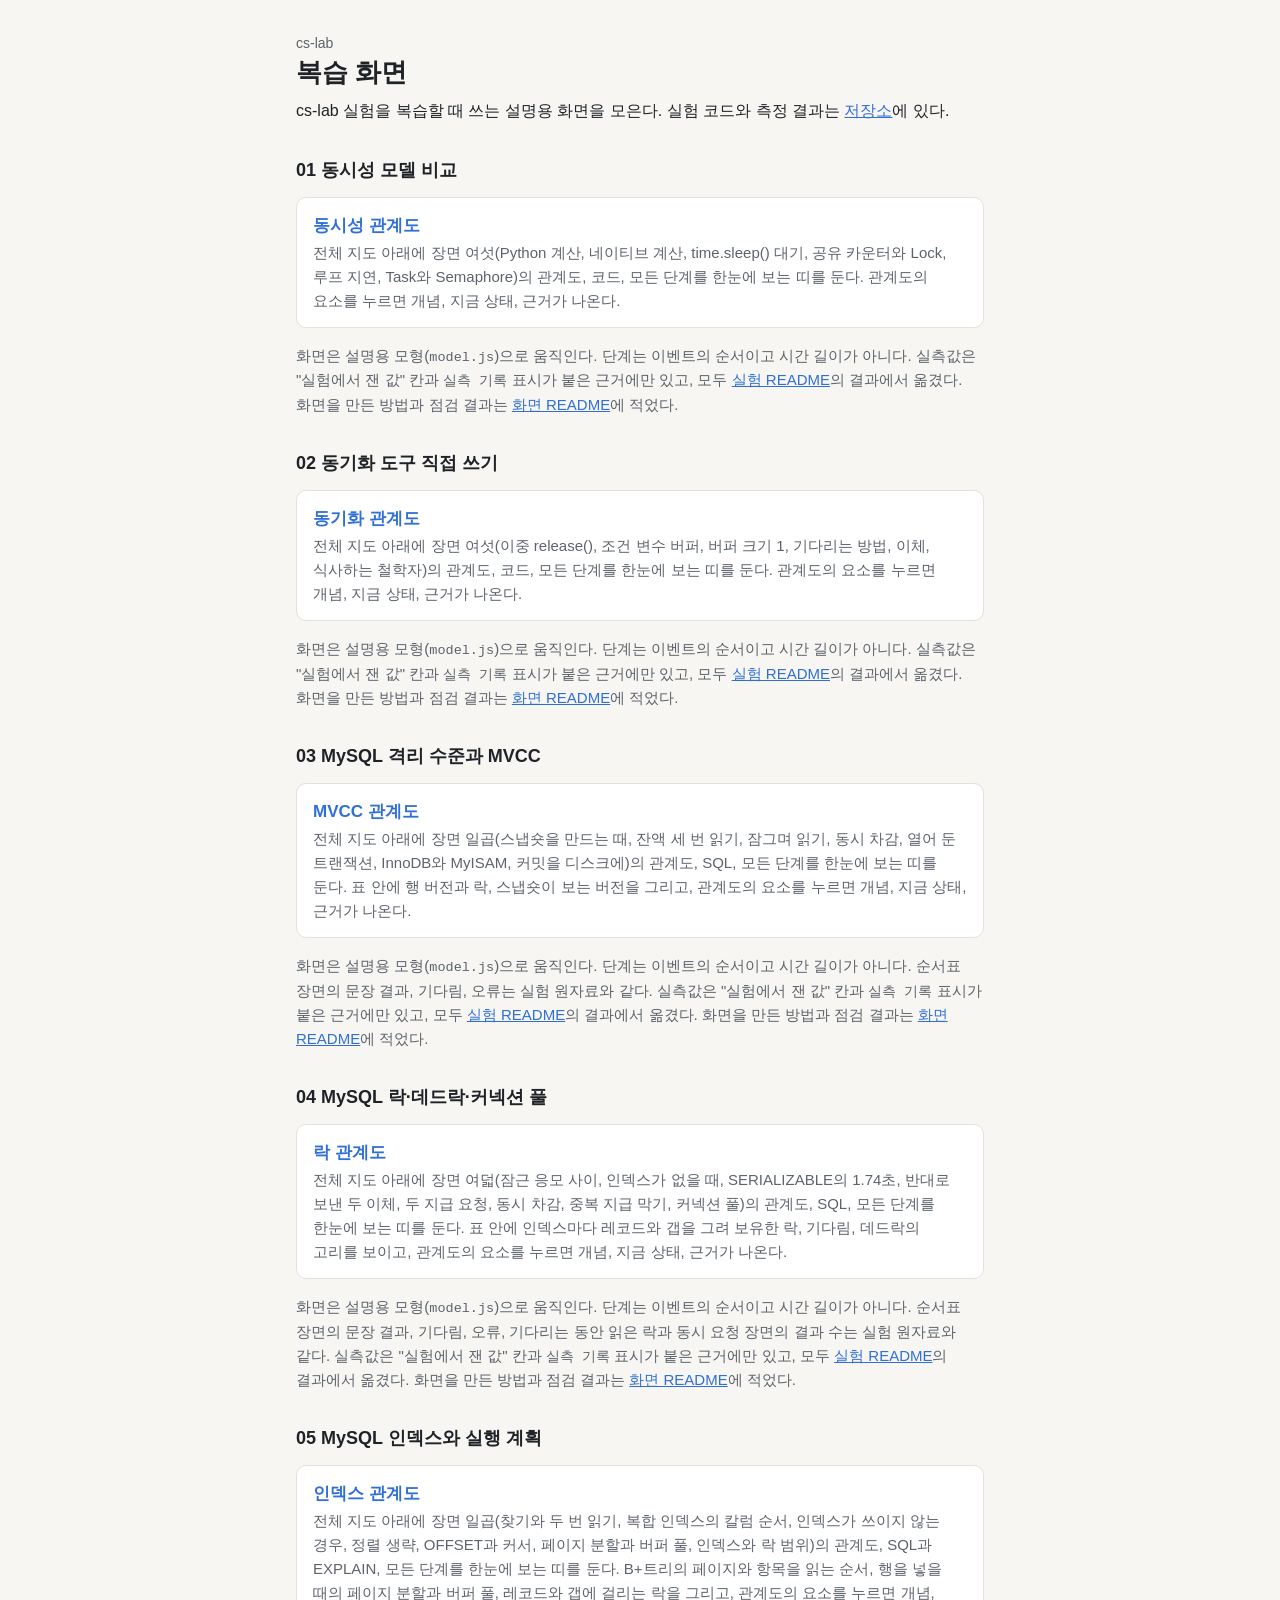
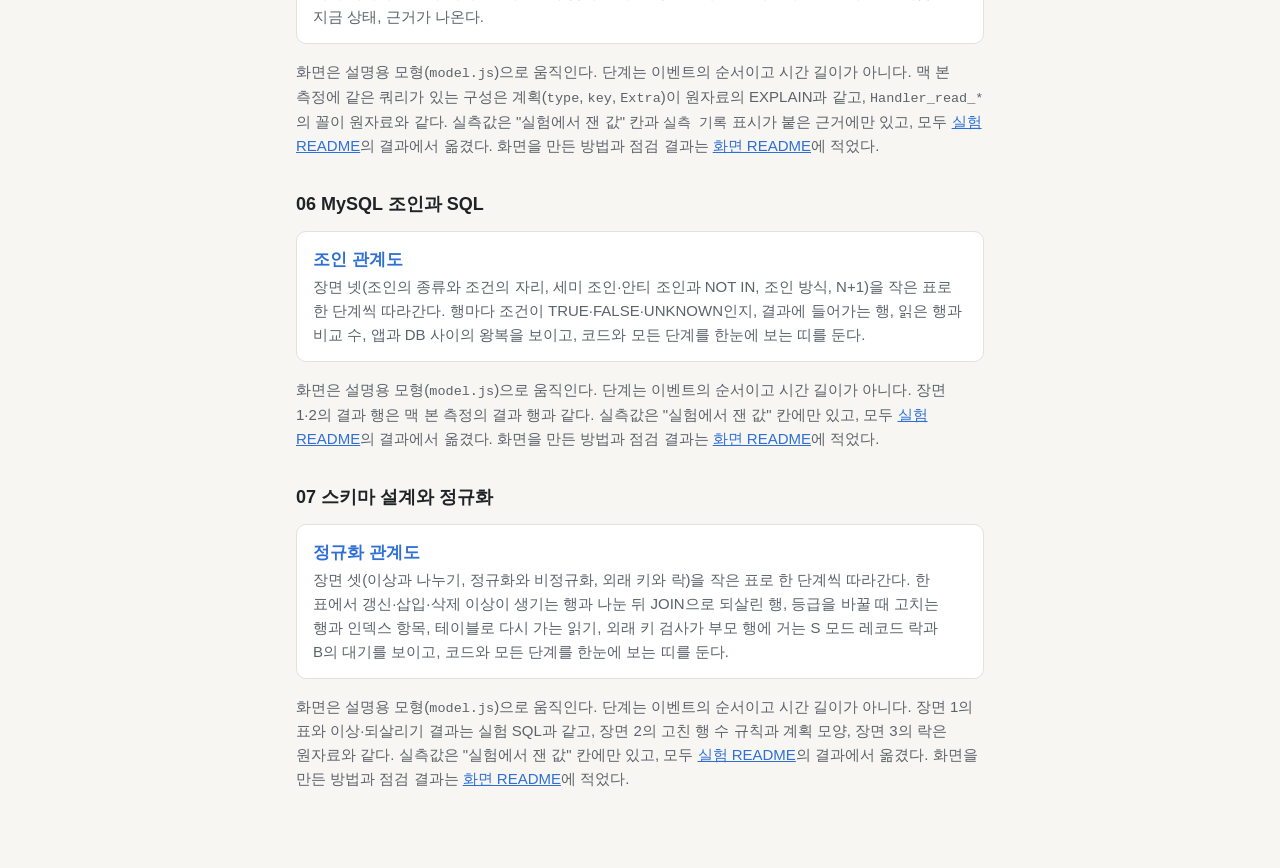
<file: docs/index.html>
<!doctype html>
<html lang="ko">
<head>
<meta charset="utf-8">
<meta name="viewport" content="width=device-width, initial-scale=1">
<title>cs-lab 복습 화면</title>
<meta name="description" content="cs-lab 실험을 복습하는 설명용 화면 모음">
<style>
:root {
  --bg: #f7f6f2;
  --panel: #ffffff;
  --ink: #1f2328;
  --muted: #5d636c;
  --faint: #e4e1d9;
  --line: #b9b5ab;
  --accent: #2f6fd6;
  color-scheme: light;
}
@media (prefers-color-scheme: dark) {
  :root:not([data-theme="light"]) {
    --bg: #15171b;
    --panel: #1d2026;
    --ink: #e7e9ee;
    --muted: #a3a9b4;
    --faint: #2c3038;
    --line: #5b616c;
    --accent: #79a6ff;
    color-scheme: dark;
  }
}
:root[data-theme="dark"] {
  --bg: #15171b;
  --panel: #1d2026;
  --ink: #e7e9ee;
  --muted: #a3a9b4;
  --faint: #2c3038;
  --line: #5b616c;
  --accent: #79a6ff;
  color-scheme: dark;
}
* { box-sizing: border-box; }
html { -webkit-text-size-adjust: 100%; }
body {
  margin: 0;
  background: var(--bg);
  color: var(--ink);
  font: 16px/1.6 -apple-system, BlinkMacSystemFont, "Apple SD Gothic Neo", "Pretendard", "Noto Sans KR", "Malgun Gothic", sans-serif;
  word-break: keep-all;
  overflow-wrap: anywhere;
}
main {
  max-width: 720px;
  margin: 0 auto;
  padding: 32px max(16px, env(safe-area-inset-right, 0px)) 48px max(16px, env(safe-area-inset-left, 0px));
}
a { color: var(--accent); }
:focus-visible { outline: 2px solid var(--accent); outline-offset: 2px; }
.crumb { margin: 0 0 2px; color: var(--muted); font-size: 14px; }
h1 { font-size: 26px; line-height: 1.3; margin: 0 0 8px; }
h2 { font-size: 18px; margin: 32px 0 12px; }
p { margin: 0 0 12px; }
code { font-family: ui-monospace, SFMono-Regular, Menlo, Consolas, monospace; font-size: .9em; }
.screens { list-style: none; margin: 0; padding: 0; display: grid; gap: 10px; }
.screens a {
  display: block;
  padding: 14px 16px;
  background: var(--panel);
  border: 1px solid var(--faint);
  border-radius: 10px;
  color: inherit;
  text-decoration: none;
}
.screens a:hover { border-color: var(--line); }
.screens b { display: block; color: var(--accent); font-size: 17px; }
.screens span.desc { display: block; margin-top: 2px; color: var(--muted); font-size: 15px; }
.note { margin-top: 16px; color: var(--muted); font-size: 15px; }
</style>
</head>
<body>
<main>
  <header>
    <p class="crumb">cs-lab</p>
    <h1>복습 화면</h1>
    <p>cs-lab 실험을 복습할 때 쓰는 설명용 화면을 모은다. 실험 코드와 측정 결과는 <a href="https://github.com/joowankim/cs-lab">저장소</a>에 있다.</p>
  </header>

  <section aria-labelledby="exp01">
    <h2 id="exp01">01 동시성 모델 비교</h2>
    <ul class="screens">
      <li><a href="01-concurrency-models/index.html"><b>동시성 관계도</b><span class="desc">전체 지도 아래에 장면 여섯(Python 계산, 네이티브 계산, time.sleep() 대기, 공유 카운터와 Lock, 루프 지연, Task와 Semaphore)의 관계도, 코드, 모든 단계를 한눈에 보는 띠를 둔다. 관계도의 요소를 누르면 개념, 지금 상태, 근거가 나온다.</span></a></li>
    </ul>
    <p class="note">화면은 설명용 모형(<code>model.js</code>)으로 움직인다. 단계는 이벤트의 순서이고 시간 길이가 아니다. 실측값은 "실험에서 잰 값" 칸과 <code>실측 기록</code> 표시가 붙은 근거에만 있고, 모두 <a href="https://github.com/joowankim/cs-lab/blob/main/experiments/01-concurrency-models/README.md">실험 README</a>의 결과에서 옮겼다. 화면을 만든 방법과 점검 결과는 <a href="https://github.com/joowankim/cs-lab/blob/main/docs/01-concurrency-models/README.md">화면 README</a>에 적었다.</p>
  </section>

  <section aria-labelledby="exp02">
    <h2 id="exp02">02 동기화 도구 직접 쓰기</h2>
    <ul class="screens">
      <li><a href="02-synchronization-primitives/index.html"><b>동기화 관계도</b><span class="desc">전체 지도 아래에 장면 여섯(이중 release(), 조건 변수 버퍼, 버퍼 크기 1, 기다리는 방법, 이체, 식사하는 철학자)의 관계도, 코드, 모든 단계를 한눈에 보는 띠를 둔다. 관계도의 요소를 누르면 개념, 지금 상태, 근거가 나온다.</span></a></li>
    </ul>
    <p class="note">화면은 설명용 모형(<code>model.js</code>)으로 움직인다. 단계는 이벤트의 순서이고 시간 길이가 아니다. 실측값은 "실험에서 잰 값" 칸과 <code>실측 기록</code> 표시가 붙은 근거에만 있고, 모두 <a href="https://github.com/joowankim/cs-lab/blob/main/experiments/02-synchronization-primitives/README.md">실험 README</a>의 결과에서 옮겼다. 화면을 만든 방법과 점검 결과는 <a href="https://github.com/joowankim/cs-lab/blob/main/docs/02-synchronization-primitives/README.md">화면 README</a>에 적었다.</p>
  </section>

  <section aria-labelledby="exp03">
    <h2 id="exp03">03 MySQL 격리 수준과 MVCC</h2>
    <ul class="screens">
      <li><a href="03-mysql-isolation-mvcc/index.html"><b>MVCC 관계도</b><span class="desc">전체 지도 아래에 장면 일곱(스냅숏을 만드는 때, 잔액 세 번 읽기, 잠그며 읽기, 동시 차감, 열어 둔 트랜잭션, InnoDB와 MyISAM, 커밋을 디스크에)의 관계도, SQL, 모든 단계를 한눈에 보는 띠를 둔다. 표 안에 행 버전과 락, 스냅숏이 보는 버전을 그리고, 관계도의 요소를 누르면 개념, 지금 상태, 근거가 나온다.</span></a></li>
    </ul>
    <p class="note">화면은 설명용 모형(<code>model.js</code>)으로 움직인다. 단계는 이벤트의 순서이고 시간 길이가 아니다. 순서표 장면의 문장 결과, 기다림, 오류는 실험 원자료와 같다. 실측값은 "실험에서 잰 값" 칸과 <code>실측 기록</code> 표시가 붙은 근거에만 있고, 모두 <a href="https://github.com/joowankim/cs-lab/blob/main/experiments/03-mysql-isolation-mvcc/README.md">실험 README</a>의 결과에서 옮겼다. 화면을 만든 방법과 점검 결과는 <a href="https://github.com/joowankim/cs-lab/blob/main/docs/03-mysql-isolation-mvcc/README.md">화면 README</a>에 적었다.</p>
  </section>

  <section aria-labelledby="exp04">
    <h2 id="exp04">04 MySQL 락·데드락·커넥션 풀</h2>
    <ul class="screens">
      <li><a href="04-mysql-locks-deadlocks-pool/index.html"><b>락 관계도</b><span class="desc">전체 지도 아래에 장면 여덟(잠근 응모 사이, 인덱스가 없을 때, SERIALIZABLE의 1.74초, 반대로 보낸 두 이체, 두 지급 요청, 동시 차감, 중복 지급 막기, 커넥션 풀)의 관계도, SQL, 모든 단계를 한눈에 보는 띠를 둔다. 표 안에 인덱스마다 레코드와 갭을 그려 보유한 락, 기다림, 데드락의 고리를 보이고, 관계도의 요소를 누르면 개념, 지금 상태, 근거가 나온다.</span></a></li>
    </ul>
    <p class="note">화면은 설명용 모형(<code>model.js</code>)으로 움직인다. 단계는 이벤트의 순서이고 시간 길이가 아니다. 순서표 장면의 문장 결과, 기다림, 오류, 기다리는 동안 읽은 락과 동시 요청 장면의 결과 수는 실험 원자료와 같다. 실측값은 "실험에서 잰 값" 칸과 <code>실측 기록</code> 표시가 붙은 근거에만 있고, 모두 <a href="https://github.com/joowankim/cs-lab/blob/main/experiments/04-mysql-locks-deadlocks-pool/README.md">실험 README</a>의 결과에서 옮겼다. 화면을 만든 방법과 점검 결과는 <a href="https://github.com/joowankim/cs-lab/blob/main/docs/04-mysql-locks-deadlocks-pool/README.md">화면 README</a>에 적었다.</p>
  </section>

  <section aria-labelledby="exp05">
    <h2 id="exp05">05 MySQL 인덱스와 실행 계획</h2>
    <ul class="screens">
      <li><a href="05-mysql-indexes-explain/index.html"><b>인덱스 관계도</b><span class="desc">전체 지도 아래에 장면 일곱(찾기와 두 번 읽기, 복합 인덱스의 칼럼 순서, 인덱스가 쓰이지 않는 경우, 정렬 생략, OFFSET과 커서, 페이지 분할과 버퍼 풀, 인덱스와 락 범위)의 관계도, SQL과 EXPLAIN, 모든 단계를 한눈에 보는 띠를 둔다. B+트리의 페이지와 항목을 읽는 순서, 행을 넣을 때의 페이지 분할과 버퍼 풀, 레코드와 갭에 걸리는 락을 그리고, 관계도의 요소를 누르면 개념, 지금 상태, 근거가 나온다.</span></a></li>
    </ul>
    <p class="note">화면은 설명용 모형(<code>model.js</code>)으로 움직인다. 단계는 이벤트의 순서이고 시간 길이가 아니다. 맥 본 측정에 같은 쿼리가 있는 구성은 계획(<code>type</code>, <code>key</code>, <code>Extra</code>)이 원자료의 EXPLAIN과 같고, <code>Handler_read_*</code>의 꼴이 원자료와 같다. 실측값은 "실험에서 잰 값" 칸과 <code>실측 기록</code> 표시가 붙은 근거에만 있고, 모두 <a href="https://github.com/joowankim/cs-lab/blob/main/experiments/05-mysql-indexes-explain/README.md">실험 README</a>의 결과에서 옮겼다. 화면을 만든 방법과 점검 결과는 <a href="https://github.com/joowankim/cs-lab/blob/main/docs/05-mysql-indexes-explain/README.md">화면 README</a>에 적었다.</p>
  </section>
  <section aria-labelledby="exp06">
    <h2 id="exp06">06 MySQL 조인과 SQL</h2>
    <ul class="screens">
      <li><a href="06-mysql-joins/index.html"><b>조인 관계도</b><span class="desc">장면 넷(조인의 종류와 조건의 자리, 세미 조인·안티 조인과 NOT IN, 조인 방식, N+1)을 작은 표로 한 단계씩 따라간다. 행마다 조건이 TRUE·FALSE·UNKNOWN인지, 결과에 들어가는 행, 읽은 행과 비교 수, 앱과 DB 사이의 왕복을 보이고, 코드와 모든 단계를 한눈에 보는 띠를 둔다.</span></a></li>
    </ul>
    <p class="note">화면은 설명용 모형(<code>model.js</code>)으로 움직인다. 단계는 이벤트의 순서이고 시간 길이가 아니다. 장면 1·2의 결과 행은 맥 본 측정의 결과 행과 같다. 실측값은 "실험에서 잰 값" 칸에만 있고, 모두 <a href="https://github.com/joowankim/cs-lab/blob/main/experiments/06-mysql-joins/README.md">실험 README</a>의 결과에서 옮겼다. 화면을 만든 방법과 점검 결과는 <a href="https://github.com/joowankim/cs-lab/blob/main/docs/06-mysql-joins/README.md">화면 README</a>에 적었다.</p>
  </section>
  <section aria-labelledby="exp07">
    <h2 id="exp07">07 스키마 설계와 정규화</h2>
    <ul class="screens">
      <li><a href="07-schema-normalization/index.html"><b>정규화 관계도</b><span class="desc">장면 셋(이상과 나누기, 정규화와 비정규화, 외래 키와 락)을 작은 표로 한 단계씩 따라간다. 한 표에서 갱신·삽입·삭제 이상이 생기는 행과 나눈 뒤 JOIN으로 되살린 행, 등급을 바꿀 때 고치는 행과 인덱스 항목, 테이블로 다시 가는 읽기, 외래 키 검사가 부모 행에 거는 S 모드 레코드 락과 B의 대기를 보이고, 코드와 모든 단계를 한눈에 보는 띠를 둔다.</span></a></li>
    </ul>
    <p class="note">화면은 설명용 모형(<code>model.js</code>)으로 움직인다. 단계는 이벤트의 순서이고 시간 길이가 아니다. 장면 1의 표와 이상·되살리기 결과는 실험 SQL과 같고, 장면 2의 고친 행 수 규칙과 계획 모양, 장면 3의 락은 원자료와 같다. 실측값은 "실험에서 잰 값" 칸에만 있고, 모두 <a href="https://github.com/joowankim/cs-lab/blob/main/experiments/07-schema-normalization/README.md">실험 README</a>의 결과에서 옮겼다. 화면을 만든 방법과 점검 결과는 <a href="https://github.com/joowankim/cs-lab/blob/main/docs/07-schema-normalization/README.md">화면 README</a>에 적었다.</p>
  </section>
</main>
</body>
</html>
</file>
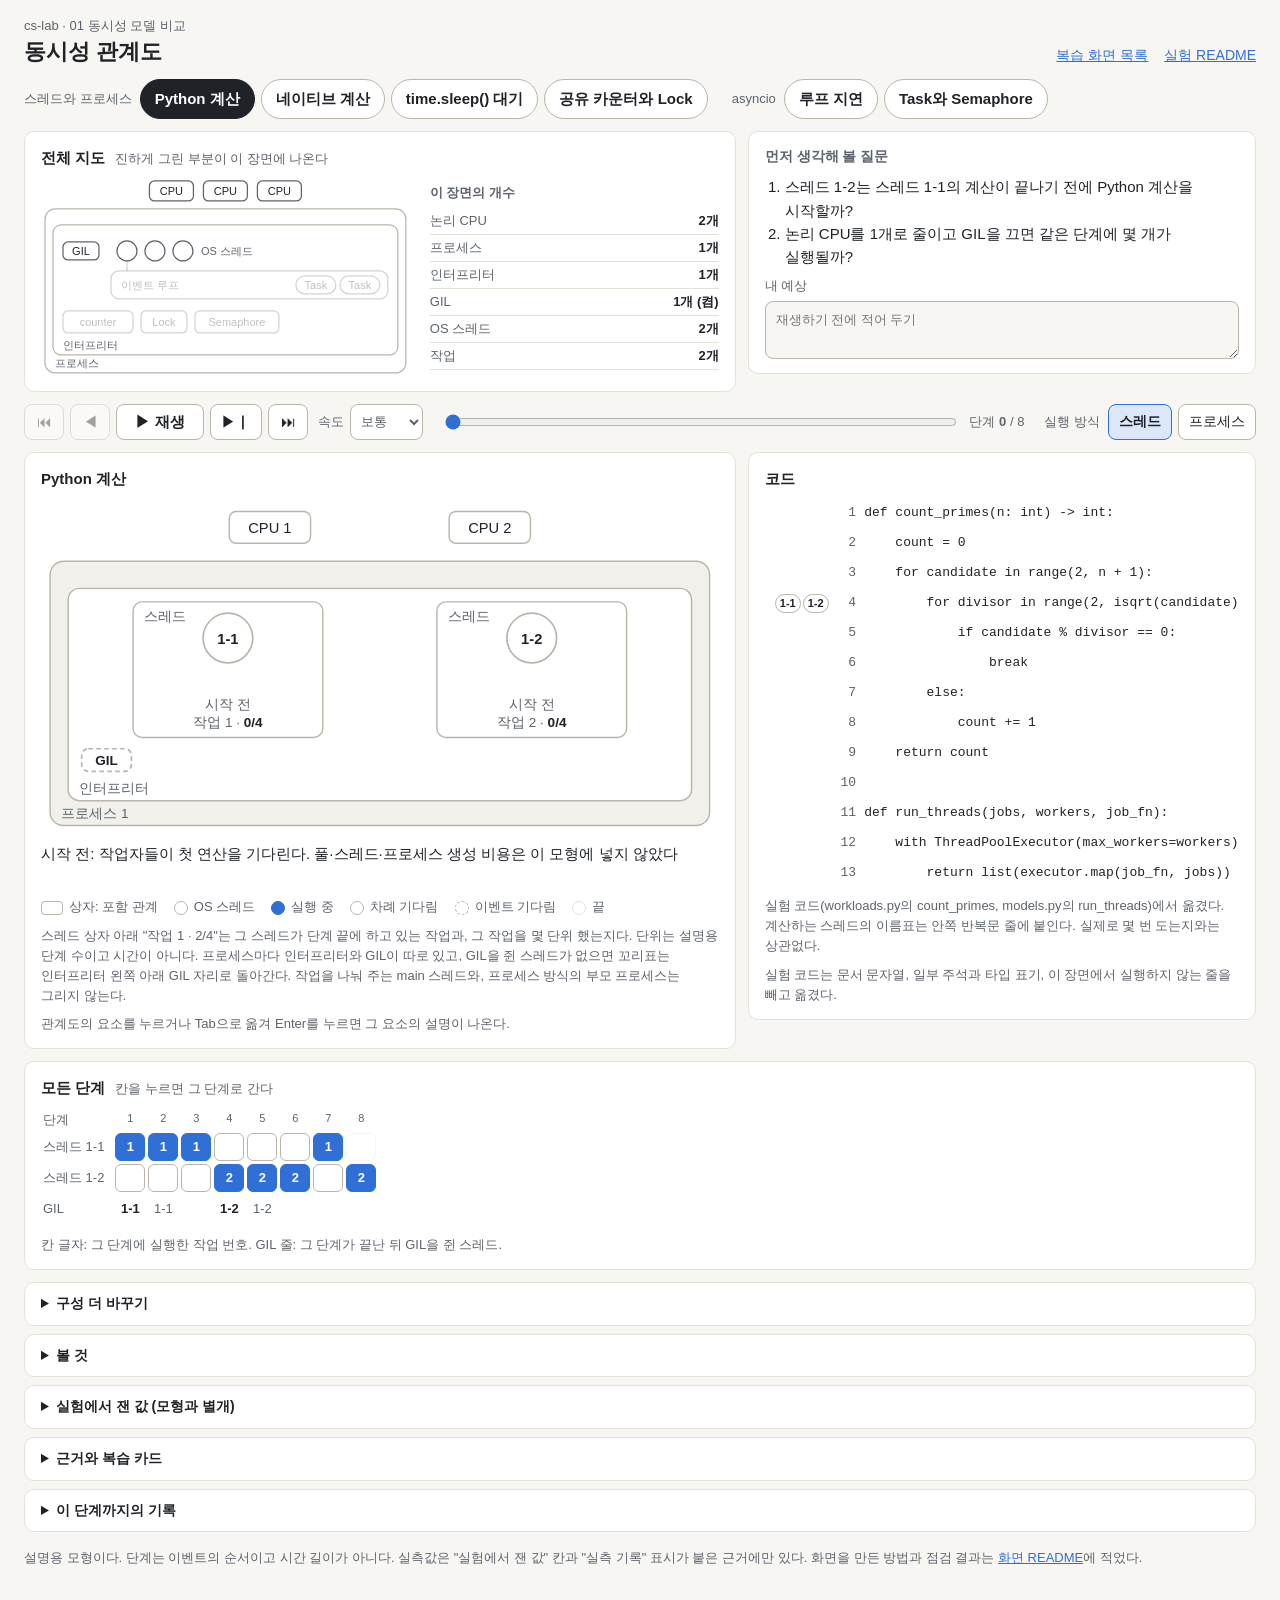
<file: docs/01-concurrency-models/index.html>
<!doctype html>
<html lang="ko">
<head>
<meta charset="utf-8">
<meta name="viewport" content="width=device-width, initial-scale=1">
<title>동시성 관계도</title>
<meta name="description" content="01 동시성 실험 복습 화면: 전체 지도 하나와 장면별 관계도(Python 계산, 네이티브 계산, time.sleep() 대기, 공유 카운터와 Lock, 루프 지연, Task와 Semaphore)로 같은 모형이 장면마다 어떻게 움직이는지 보여 주는 설명용 화면">
<link rel="stylesheet" href="board.css">
</head>
<body>
<header class="top">
  <div>
    <p class="crumb">cs-lab · 01 동시성 모델 비교</p>
    <h1>동시성 관계도</h1>
  </div>
  <nav class="links" aria-label="관련 문서">
    <a href="../index.html">복습 화면 목록</a>
    <a href="https://github.com/joowankim/cs-lab/blob/main/experiments/01-concurrency-models/README.md">실험 README</a>
  </nav>
</header>

<div id="scenes" class="scenes" role="group" aria-label="장면"></div>

<div class="overview">
  <section class="pane map-pane" aria-labelledby="mapTitle">
    <h2 id="mapTitle">전체 지도 <span class="muted">진하게 그린 부분이 이 장면에 나온다</span></h2>
    <div class="map-body">
      <div id="mapWrap" class="map-wrap"><svg id="map" role="img" aria-label="전체 지도"></svg></div>
      <div class="counts-box">
        <h3>이 장면의 개수</h3>
        <dl id="counts" class="counts"></dl>
      </div>
    </div>
  </section>

  <section class="ask" aria-labelledby="askTitle">
    <h2 id="askTitle">먼저 생각해 볼 질문</h2>
    <ol id="questions"></ol>
    <label class="guess">내 예상 <textarea id="guess" rows="2" placeholder="재생하기 전에 적어 두기"></textarea></label>
  </section>
</div>

<div class="controls">
  <div class="transport" role="group" aria-label="단계 이동">
    <button type="button" id="first" aria-label="처음 단계" title="처음 (Home)">⏮</button>
    <button type="button" id="prev" aria-label="이전 단계" title="이전 (←)">◀</button>
    <button type="button" id="play" class="play" aria-pressed="false" title="재생/멈춤 (Space)">▶ 재생</button>
    <button type="button" id="next" aria-label="다음 단계" title="다음 (→)">▶▏</button>
    <button type="button" id="last" aria-label="마지막 단계" title="끝 (End)">⏭</button>
    <label class="speed">속도 <select id="speed"></select></label>
  </div>
  <div class="scrub">
    <input type="range" id="scrub" min="0" max="0" value="0" aria-label="단계">
    <span class="stepinfo">단계 <b id="stepNum">0</b> / <span id="stepMax">0</span></span>
  </div>
  <div id="opts" class="scope" role="group" aria-labelledby="optsLabel"></div>
</div>

<main class="stage">
  <section class="pane board-pane" aria-labelledby="sceneTitle">
    <h2 id="sceneTitle">관계도</h2>
    <div id="boardWrap" class="board-wrap"><svg id="board" role="group" aria-labelledby="sceneTitle" aria-describedby="boardSummary"></svg></div>
    <p id="boardSummary" class="sr"></p>
    <p id="caption" class="caption"></p>
    <details id="more" class="more" hidden><summary></summary><ul></ul></details>
    <ul id="legend" class="legend" aria-label="표시 뜻"></ul>
    <p id="boardNote" class="note" hidden></p>
    <p class="note">관계도의 요소를 누르거나 Tab으로 옮겨 Enter를 누르면 그 요소의 설명이 나온다.</p>
  </section>

  <div class="side">
    <section id="details" class="pane details-pane" aria-labelledby="detailsTitle" hidden>
      <div class="details-head">
        <div>
          <p id="detailsKind" class="kind"></p>
          <h2 id="detailsTitle" tabindex="-1"></h2>
        </div>
        <button type="button" id="detailsClose" class="close" aria-label="설명 닫기" title="닫기 (Esc)">✕</button>
      </div>
      <div id="detailsWhy" class="why-box" hidden><p></p></div>
      <p id="detailsConcept" class="concept"></p>
      <h3 id="detailsNowHead">지금</h3>
      <ul id="detailsNow" class="now"></ul>
      <p class="note">"이 단계 동안"은 그 단계에 일어난 실행과 대기이고, "단계 끝"은 그 단계를 마친 뒤의 값이다.</p>
      <h3>주요 특성</h3>
      <ul id="detailsProps" class="props"></ul>
      <details class="sources">
        <summary>근거와 복습 카드</summary>
        <ul id="detailsEv" class="ev"></ul>
        <ul id="detailsCards" class="cards"></ul>
      </details>
    </section>

    <section class="pane code-pane" aria-labelledby="codeTitle">
      <h2 id="codeTitle">코드</h2>
      <ol id="code" class="code"></ol>
      <p id="codeNote" class="note"></p>
      <p class="note">실험 코드는 문서 문자열, 일부 주석과 타입 표기, 이 장면에서 실행하지 않는 줄을 빼고 옮겼다.</p>
    </section>
  </div>

  <section class="pane strip-pane" aria-labelledby="stripTitle">
    <h2 id="stripTitle">모든 단계 <span class="muted">칸을 누르면 그 단계로 간다</span></h2>
    <div class="strip-wrap"><div id="strip" class="strip"></div></div>
    <p id="stripNote" class="note"></p>
  </section>
</main>

<section class="extra">
  <details>
    <summary>구성 더 바꾸기</summary>
    <div id="cfg" class="cfg"></div>
  </details>
  <details>
    <summary>볼 것</summary>
    <ul id="observe"></ul>
  </details>
  <details>
    <summary>실험에서 잰 값 (모형과 별개)</summary>
    <ul id="measured"></ul>
    <p class="note">실험 README의 결과에서 옮겼다. 관계도의 단계 수는 이 값과 비례하지 않는다.</p>
  </details>
  <details>
    <summary>근거와 복습 카드</summary>
    <ul id="sceneEv" class="ev"></ul>
    <ul id="sceneCards" class="cards"></ul>
    <p class="note">카드의 앞면과 뒷면은 <a id="ankiLink" href="https://github.com/joowankim/cs-lab/blob/main/anki/01-concurrency-models.md">복습 카드 문서</a>에 있다.</p>
  </details>
  <details>
    <summary>이 단계까지의 기록</summary>
    <ol id="log" class="log"></ol>
  </details>
</section>

<footer class="foot">설명용 모형이다. 단계는 이벤트의 순서이고 시간 길이가 아니다. 실측값은 "실험에서 잰 값" 칸과 "실측 기록" 표시가 붙은 근거에만 있다. 화면을 만든 방법과 점검 결과는 <a href="https://github.com/joowankim/cs-lab/blob/main/docs/01-concurrency-models/README.md">화면 README</a>에 적었다.</footer>
<p id="live" class="sr" aria-live="polite"></p>
<script src="model.js"></script>
<script src="content.js"></script>
<script src="board.js"></script>
</body>
</html>
</file>
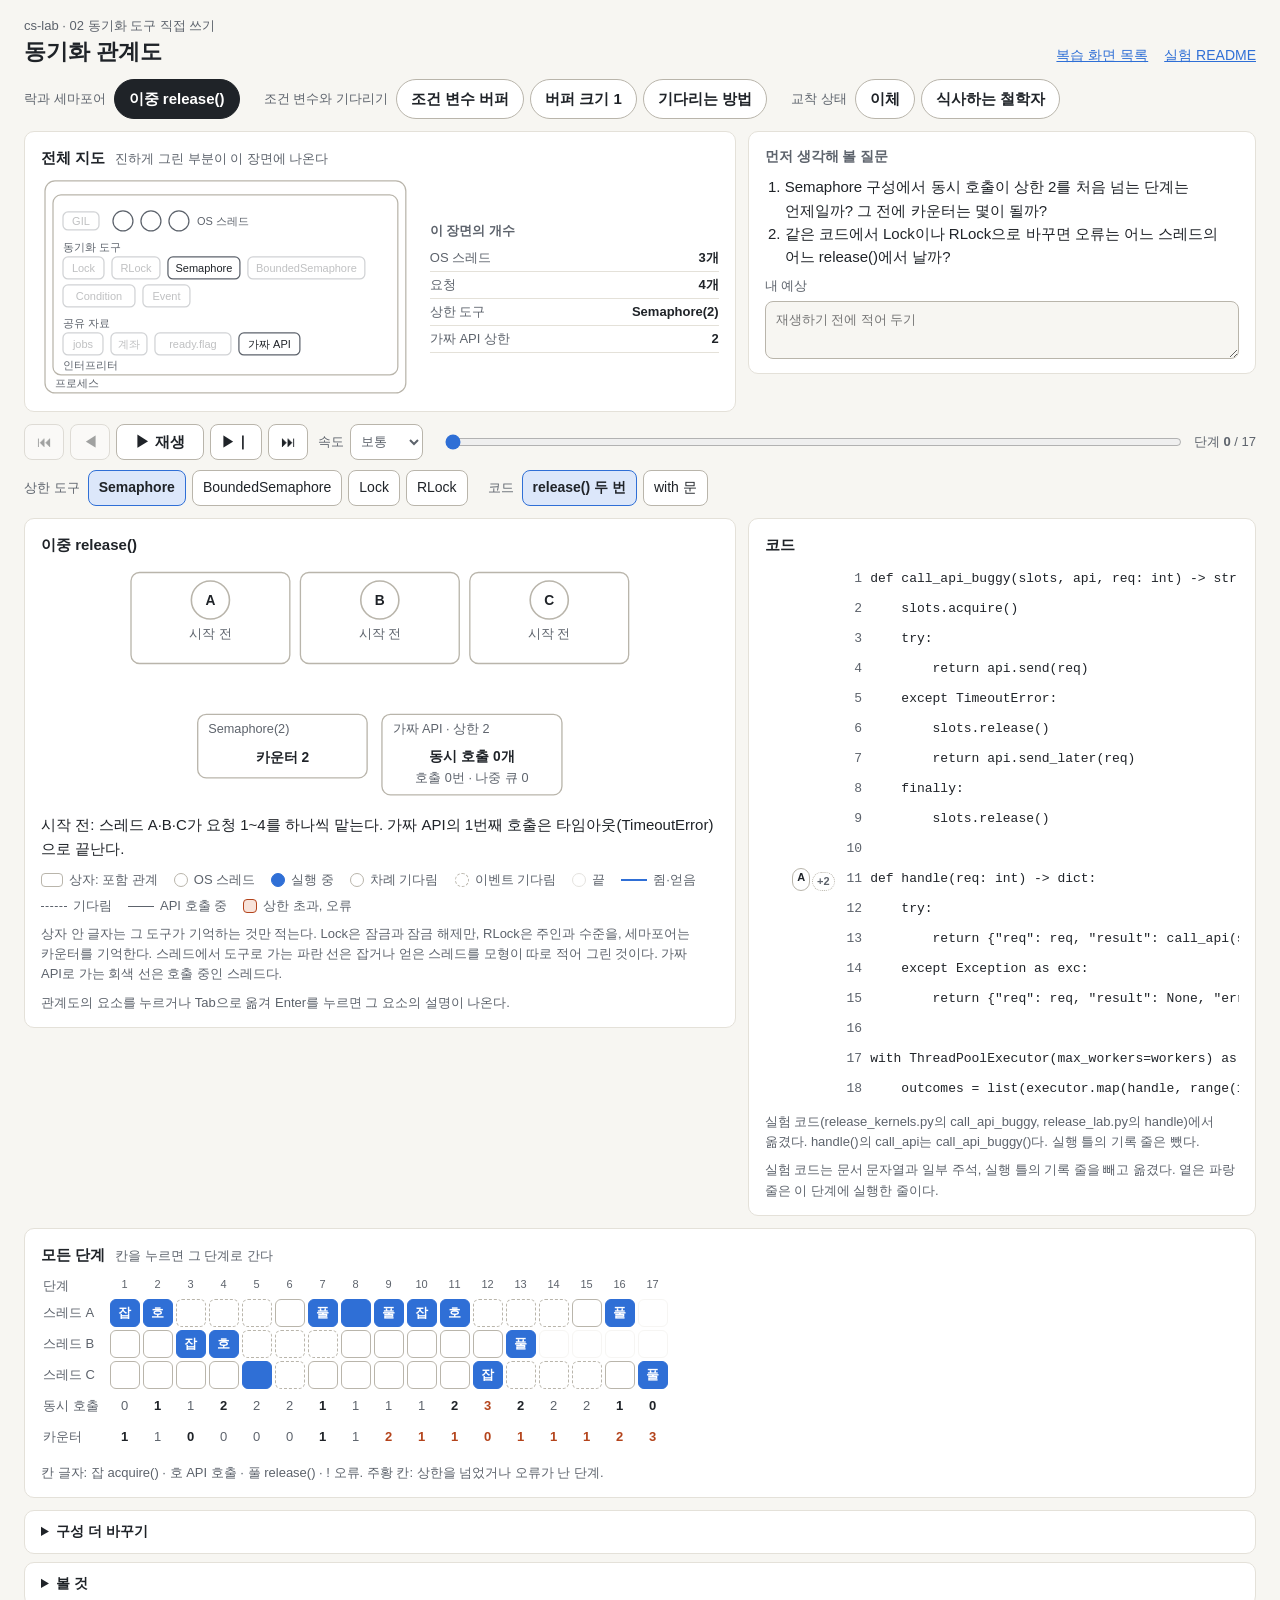
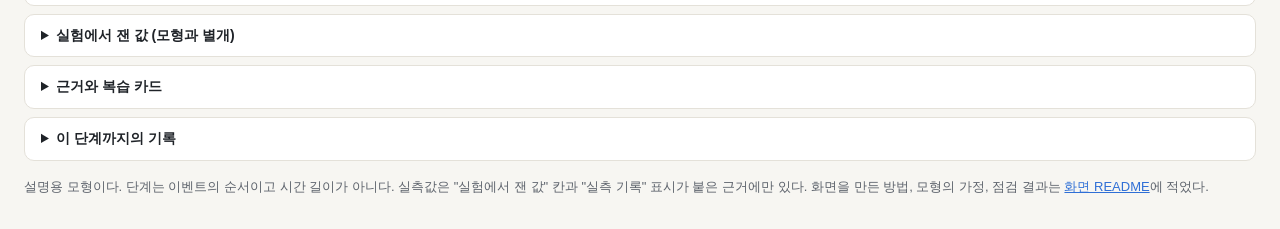
<file: docs/02-synchronization-primitives/index.html>
<!doctype html>
<html lang="ko">
<head>
<meta charset="utf-8">
<meta name="viewport" content="width=device-width, initial-scale=1">
<title>동기화 관계도</title>
<meta name="description" content="02 동기화 도구 실험 복습 화면: 전체 지도 하나와 장면별 관계도(이중 release(), 조건 변수 버퍼, 버퍼 크기 1, 기다리는 방법, 이체, 식사하는 철학자)로 락, 세마포어, 조건 변수, Event가 단계마다 어떻게 움직이는지 보여 주는 설명용 화면">
<link rel="stylesheet" href="board.css">
</head>
<body>
<header class="top">
  <div>
    <p class="crumb">cs-lab · 02 동기화 도구 직접 쓰기</p>
    <h1>동기화 관계도</h1>
  </div>
  <nav class="links" aria-label="관련 문서">
    <a href="../index.html">복습 화면 목록</a>
    <a href="https://github.com/joowankim/cs-lab/blob/main/experiments/02-synchronization-primitives/README.md">실험 README</a>
  </nav>
</header>

<div id="scenes" class="scenes" role="group" aria-label="장면"></div>

<div class="overview">
  <section class="pane map-pane" aria-labelledby="mapTitle">
    <h2 id="mapTitle">전체 지도 <span class="muted">진하게 그린 부분이 이 장면에 나온다</span></h2>
    <div class="map-body">
      <div id="mapWrap" class="map-wrap"><svg id="map" role="img" aria-label="전체 지도"></svg></div>
      <div class="counts-box">
        <h3>이 장면의 개수</h3>
        <dl id="counts" class="counts"></dl>
      </div>
    </div>
  </section>

  <section class="ask" aria-labelledby="askTitle">
    <h2 id="askTitle">먼저 생각해 볼 질문</h2>
    <ol id="questions"></ol>
    <label class="guess">내 예상 <textarea id="guess" rows="2" placeholder="재생하기 전에 적어 두기"></textarea></label>
  </section>
</div>

<div class="controls">
  <div class="transport" role="group" aria-label="단계 이동">
    <button type="button" id="first" aria-label="처음 단계" title="처음 (Home)">⏮</button>
    <button type="button" id="prev" aria-label="이전 단계" title="이전 (←)">◀</button>
    <button type="button" id="play" class="play" aria-pressed="false" title="재생/멈춤 (Space)">▶ 재생</button>
    <button type="button" id="next" aria-label="다음 단계" title="다음 (→)">▶▏</button>
    <button type="button" id="last" aria-label="마지막 단계" title="끝 (End)">⏭</button>
    <label class="speed">속도 <select id="speed"></select></label>
  </div>
  <div class="scrub">
    <input type="range" id="scrub" min="0" max="0" value="0" aria-label="단계">
    <span class="stepinfo">단계 <b id="stepNum">0</b> / <span id="stepMax">0</span></span>
  </div>
  <div id="opts" class="opts"></div>
</div>

<main class="stage">
  <section class="pane board-pane" aria-labelledby="sceneTitle">
    <h2 id="sceneTitle">관계도</h2>
    <div id="boardWrap" class="board-wrap"><svg id="board" role="group" aria-labelledby="sceneTitle" aria-describedby="boardSummary"></svg></div>
    <p id="boardSummary" class="sr"></p>
    <p id="caption" class="caption"></p>
    <details id="more" class="more" hidden><summary></summary><ul></ul></details>
    <ul id="legend" class="legend" aria-label="표시 뜻"></ul>
    <p id="boardNote" class="note"></p>
    <p class="note">관계도의 요소를 누르거나 Tab으로 옮겨 Enter를 누르면 그 요소의 설명이 나온다.</p>
  </section>

  <div class="side">
    <section id="details" class="pane details-pane" aria-labelledby="detailsTitle" hidden>
      <div class="details-head">
        <div>
          <p id="detailsKind" class="kind"></p>
          <h2 id="detailsTitle" tabindex="-1"></h2>
        </div>
        <button type="button" id="detailsClose" class="close" aria-label="설명 닫기" title="닫기 (Esc)">✕</button>
      </div>
      <div id="detailsWhy" class="why-box" hidden><p></p></div>
      <p id="detailsConcept" class="concept"></p>
      <h3 id="detailsNowHead">지금</h3>
      <ul id="detailsNow" class="now"></ul>
      <p class="note">"이 단계 동안"은 그 단계에 일어난 실행과 대기이고, "단계 끝"은 그 단계를 마친 뒤의 값이다.</p>
      <h3>주요 특성</h3>
      <ul id="detailsProps" class="props"></ul>
      <details class="sources">
        <summary>근거와 복습 카드</summary>
        <ul id="detailsEv" class="ev"></ul>
        <ul id="detailsCards" class="cards"></ul>
      </details>
    </section>

    <section class="pane code-pane" aria-labelledby="codeTitle">
      <h2 id="codeTitle">코드</h2>
      <ol id="code" class="code"></ol>
      <p id="codeNote" class="note"></p>
      <p class="note">실험 코드는 문서 문자열과 일부 주석, 실행 틀의 기록 줄을 빼고 옮겼다. 옅은 파랑 줄은 이 단계에 실행한 줄이다.</p>
    </section>
  </div>

  <section class="pane strip-pane" aria-labelledby="stripTitle">
    <h2 id="stripTitle">모든 단계 <span class="muted">칸을 누르면 그 단계로 간다</span></h2>
    <div class="strip-wrap"><div id="strip" class="strip"></div></div>
    <p id="stripNote" class="note"></p>
  </section>
</main>

<section class="extra">
  <details>
    <summary>구성 더 바꾸기</summary>
    <div id="cfg" class="cfg"></div>
  </details>
  <details>
    <summary>볼 것</summary>
    <ul id="observe"></ul>
  </details>
  <details>
    <summary>실험에서 잰 값 (모형과 별개)</summary>
    <ul id="measured"></ul>
    <p class="note">실험 README의 결과에서 옮겼다. 관계도의 단계 수는 이 값과 비례하지 않는다.</p>
  </details>
  <details>
    <summary>근거와 복습 카드</summary>
    <ul id="sceneEv" class="ev"></ul>
    <ul id="sceneCards" class="cards"></ul>
    <p class="note">카드의 앞면과 뒷면은 <a id="ankiLink" href="https://github.com/joowankim/cs-lab/blob/main/anki/02-synchronization-primitives.md">복습 카드 문서</a>에 있다.</p>
  </details>
  <details>
    <summary>이 단계까지의 기록</summary>
    <ol id="log" class="log"></ol>
  </details>
</section>

<footer class="foot">설명용 모형이다. 단계는 이벤트의 순서이고 시간 길이가 아니다. 실측값은 "실험에서 잰 값" 칸과 "실측 기록" 표시가 붙은 근거에만 있다. 화면을 만든 방법, 모형의 가정, 점검 결과는 <a href="https://github.com/joowankim/cs-lab/blob/main/docs/02-synchronization-primitives/README.md">화면 README</a>에 적었다.</footer>
<p id="live" class="sr" aria-live="polite"></p>
<script src="model.js"></script>
<script src="content.js"></script>
<script src="board.js"></script>
</body>
</html>
</file>
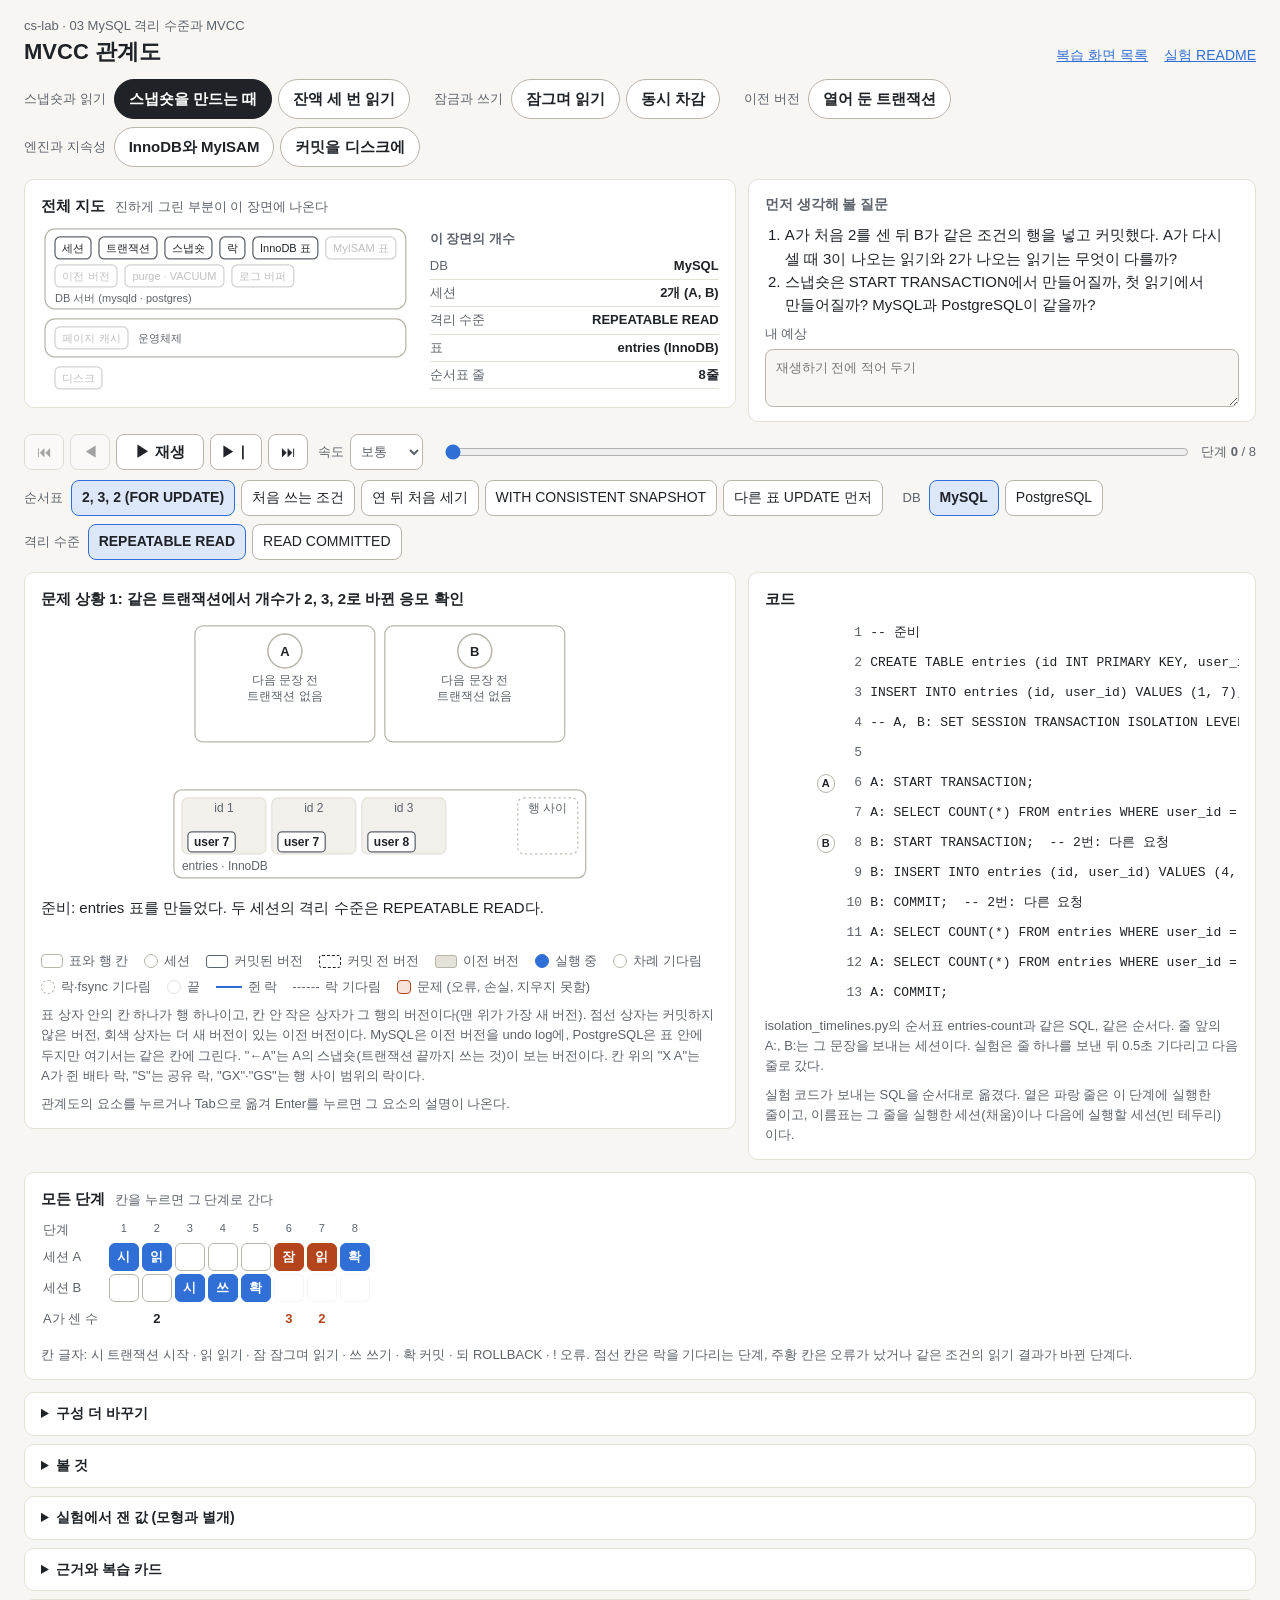
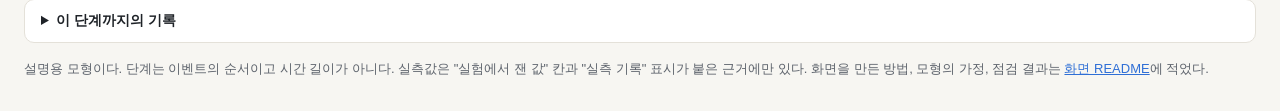
<file: docs/03-mysql-isolation-mvcc/index.html>
<!doctype html>
<html lang="ko">
<head>
<meta charset="utf-8">
<meta name="viewport" content="width=device-width, initial-scale=1">
<title>MVCC 관계도</title>
<meta name="description" content="03 MySQL 격리 수준과 MVCC 실험 복습 화면: 전체 지도 하나와 장면별 관계도(스냅숏을 만드는 때, 잔액 세 번 읽기, 잠그며 읽기, 동시 차감, 열어 둔 트랜잭션, InnoDB와 MyISAM, 커밋을 디스크에)로 세션, 스냅숏, 행 버전, 락, 로그가 단계마다 어떻게 움직이는지 보여 주는 설명용 화면">
<link rel="stylesheet" href="board.css">
</head>
<body>
<header class="top">
  <div>
    <p class="crumb">cs-lab · 03 MySQL 격리 수준과 MVCC</p>
    <h1>MVCC 관계도</h1>
  </div>
  <nav class="links" aria-label="관련 문서">
    <a href="../index.html">복습 화면 목록</a>
    <a href="https://github.com/joowankim/cs-lab/blob/main/experiments/03-mysql-isolation-mvcc/README.md">실험 README</a>
  </nav>
</header>

<div id="scenes" class="scenes" role="group" aria-label="장면"></div>

<div class="overview">
  <section class="pane map-pane" aria-labelledby="mapTitle">
    <h2 id="mapTitle">전체 지도 <span class="muted">진하게 그린 부분이 이 장면에 나온다</span></h2>
    <div class="map-body">
      <div id="mapWrap" class="map-wrap"><svg id="map" role="img" aria-label="전체 지도"></svg></div>
      <div class="counts-box">
        <h3>이 장면의 개수</h3>
        <dl id="counts" class="counts"></dl>
      </div>
    </div>
  </section>

  <section class="ask" aria-labelledby="askTitle">
    <h2 id="askTitle">먼저 생각해 볼 질문</h2>
    <ol id="questions"></ol>
    <label class="guess">내 예상 <textarea id="guess" rows="2" placeholder="재생하기 전에 적어 두기"></textarea></label>
  </section>
</div>

<div class="controls">
  <div class="transport" role="group" aria-label="단계 이동">
    <button type="button" id="first" aria-label="처음 단계" title="처음 (Home)">⏮</button>
    <button type="button" id="prev" aria-label="이전 단계" title="이전 (←)">◀</button>
    <button type="button" id="play" class="play" aria-pressed="false" title="재생/멈춤 (Space)">▶ 재생</button>
    <button type="button" id="next" aria-label="다음 단계" title="다음 (→)">▶▏</button>
    <button type="button" id="last" aria-label="마지막 단계" title="끝 (End)">⏭</button>
    <label class="speed">속도 <select id="speed"></select></label>
  </div>
  <div class="scrub">
    <input type="range" id="scrub" min="0" max="0" value="0" aria-label="단계">
    <span class="stepinfo">단계 <b id="stepNum">0</b> / <span id="stepMax">0</span></span>
  </div>
  <div id="opts" class="opts"></div>
</div>

<main class="stage">
  <section class="pane board-pane" aria-labelledby="sceneTitle">
    <h2 id="sceneTitle">관계도</h2>
    <div id="boardWrap" class="board-wrap"><svg id="board" role="group" aria-labelledby="sceneTitle" aria-describedby="boardSummary"></svg></div>
    <p id="boardSummary" class="sr"></p>
    <p id="caption" class="caption"></p>
    <details id="more" class="more" hidden><summary></summary><ul></ul></details>
    <ul id="legend" class="legend" aria-label="표시 뜻"></ul>
    <p id="boardNote" class="note"></p>
    <p class="note">관계도의 요소를 누르거나 Tab으로 옮겨 Enter를 누르면 그 요소의 설명이 나온다.</p>
  </section>

  <div class="side">
    <section id="details" class="pane details-pane" aria-labelledby="detailsTitle" hidden>
      <div class="details-head">
        <div>
          <p id="detailsKind" class="kind"></p>
          <h2 id="detailsTitle" tabindex="-1"></h2>
        </div>
        <button type="button" id="detailsClose" class="close" aria-label="설명 닫기" title="닫기 (Esc)">✕</button>
      </div>
      <div id="detailsWhy" class="why-box" hidden><p></p></div>
      <p id="detailsConcept" class="concept"></p>
      <h3 id="detailsNowHead">지금</h3>
      <ul id="detailsNow" class="now"></ul>
      <p class="note">"이 단계 동안"은 그 단계에 일어난 실행이고, "단계 끝"은 그 단계를 마친 뒤의 상태다.</p>
      <h3>주요 특성</h3>
      <ul id="detailsProps" class="props"></ul>
      <details class="sources">
        <summary>근거와 복습 카드</summary>
        <ul id="detailsEv" class="ev"></ul>
        <ul id="detailsCards" class="cards"></ul>
      </details>
    </section>

    <section class="pane code-pane" aria-labelledby="codeTitle">
      <h2 id="codeTitle">코드</h2>
      <ol id="code" class="code"></ol>
      <p id="codeNote" class="note"></p>
      <p class="note">실험 코드가 보내는 SQL을 순서대로 옮겼다. 옅은 파랑 줄은 이 단계에 실행한 줄이고, 이름표는 그 줄을 실행한 세션(채움)이나 다음에 실행할 세션(빈 테두리)이다.</p>
    </section>
  </div>

  <section class="pane strip-pane" aria-labelledby="stripTitle">
    <h2 id="stripTitle">모든 단계 <span class="muted">칸을 누르면 그 단계로 간다</span></h2>
    <div class="strip-wrap"><div id="strip" class="strip"></div></div>
    <p id="stripNote" class="note"></p>
  </section>
</main>

<section class="extra">
  <details>
    <summary>구성 더 바꾸기</summary>
    <div id="cfg" class="cfg"></div>
  </details>
  <details>
    <summary>볼 것</summary>
    <ul id="observe"></ul>
  </details>
  <details>
    <summary>실험에서 잰 값 (모형과 별개)</summary>
    <ul id="measured"></ul>
    <p class="note">실험 README의 결과에서 옮겼다. 관계도의 단계 수와 횟수는 이 값과 비례하지 않는다.</p>
  </details>
  <details>
    <summary>근거와 복습 카드</summary>
    <ul id="sceneEv" class="ev"></ul>
    <ul id="sceneCards" class="cards"></ul>
    <p class="note">카드의 앞면과 뒷면은 <a id="ankiLink" href="https://github.com/joowankim/cs-lab/blob/main/anki/03-mysql-isolation-mvcc.md">복습 카드 문서</a>에 있다.</p>
  </details>
  <details>
    <summary>이 단계까지의 기록</summary>
    <ol id="log" class="log"></ol>
  </details>
</section>

<footer class="foot">설명용 모형이다. 단계는 이벤트의 순서이고 시간 길이가 아니다. 실측값은 "실험에서 잰 값" 칸과 "실측 기록" 표시가 붙은 근거에만 있다. 화면을 만든 방법, 모형의 가정, 점검 결과는 <a href="https://github.com/joowankim/cs-lab/blob/main/docs/03-mysql-isolation-mvcc/README.md">화면 README</a>에 적었다.</footer>
<p id="live" class="sr" aria-live="polite"></p>
<script src="model.js"></script>
<script src="content.js"></script>
<script src="board.js"></script>
</body>
</html>
</file>
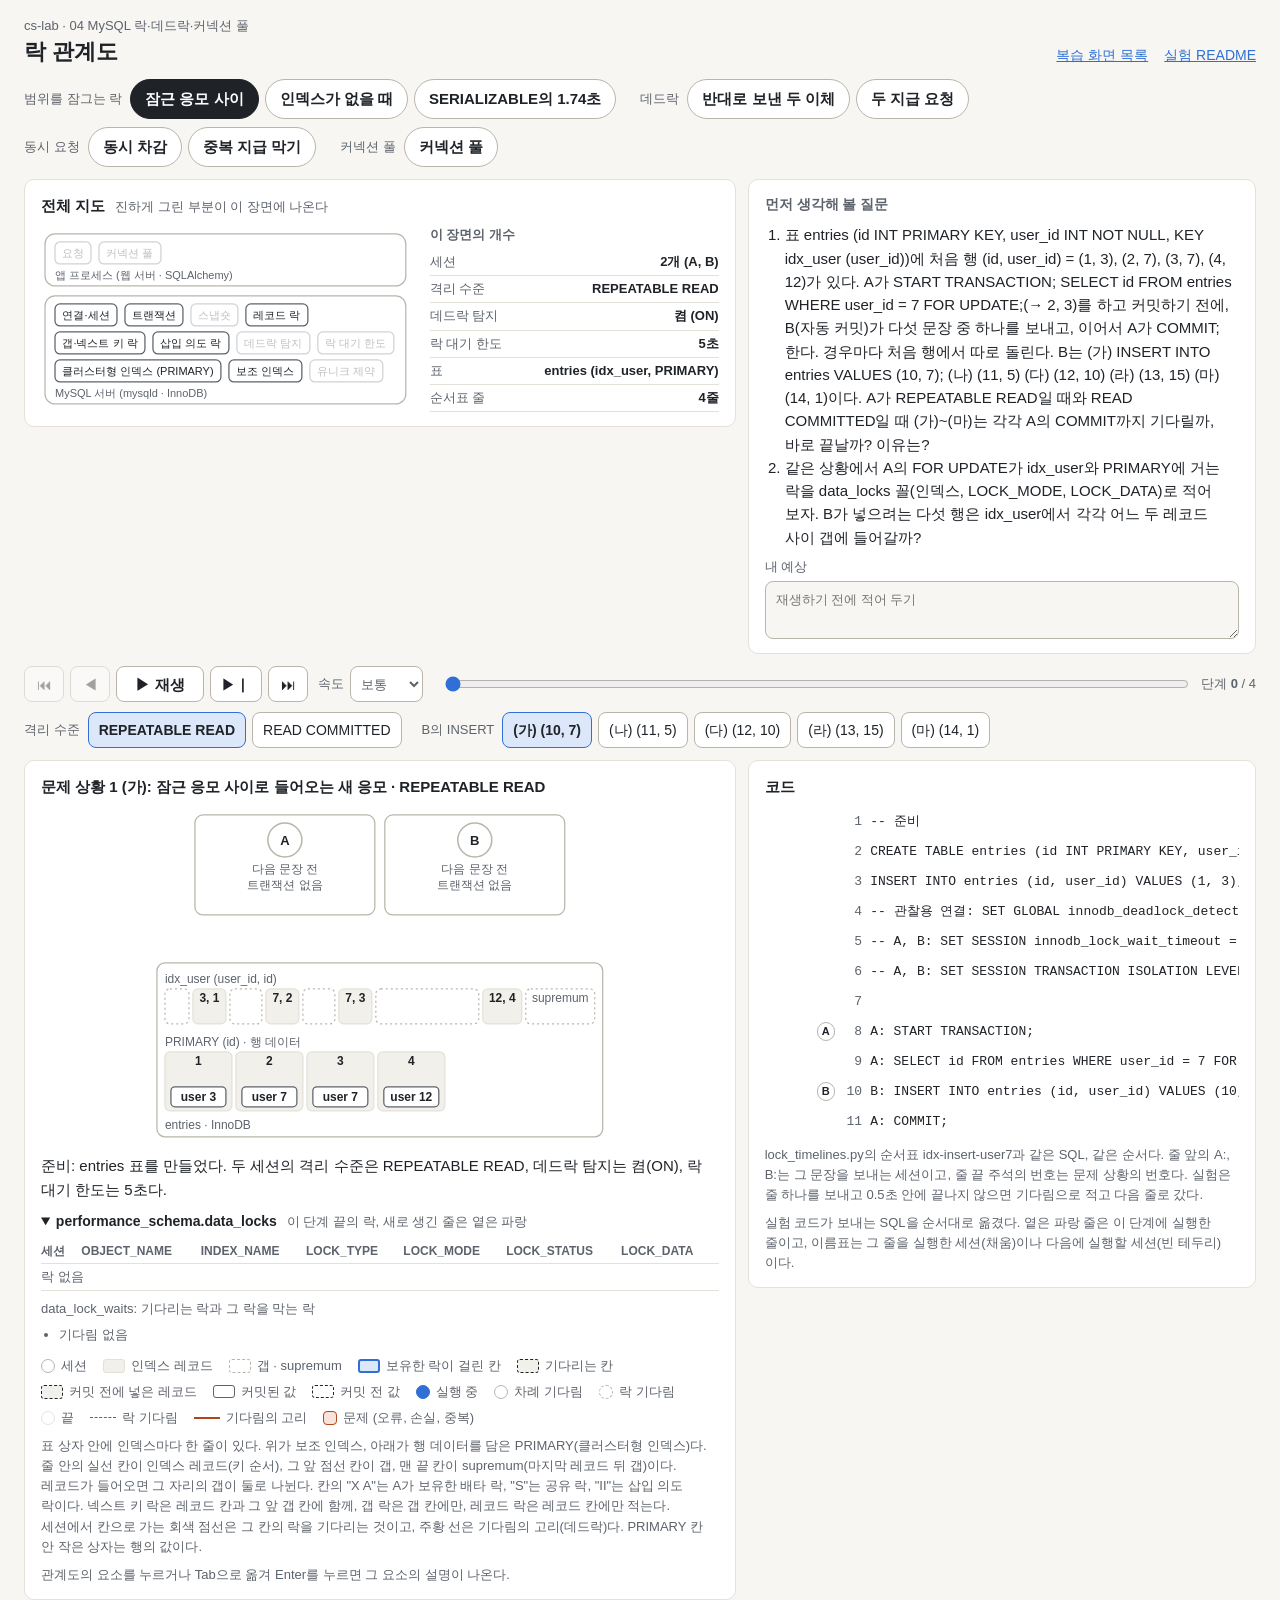
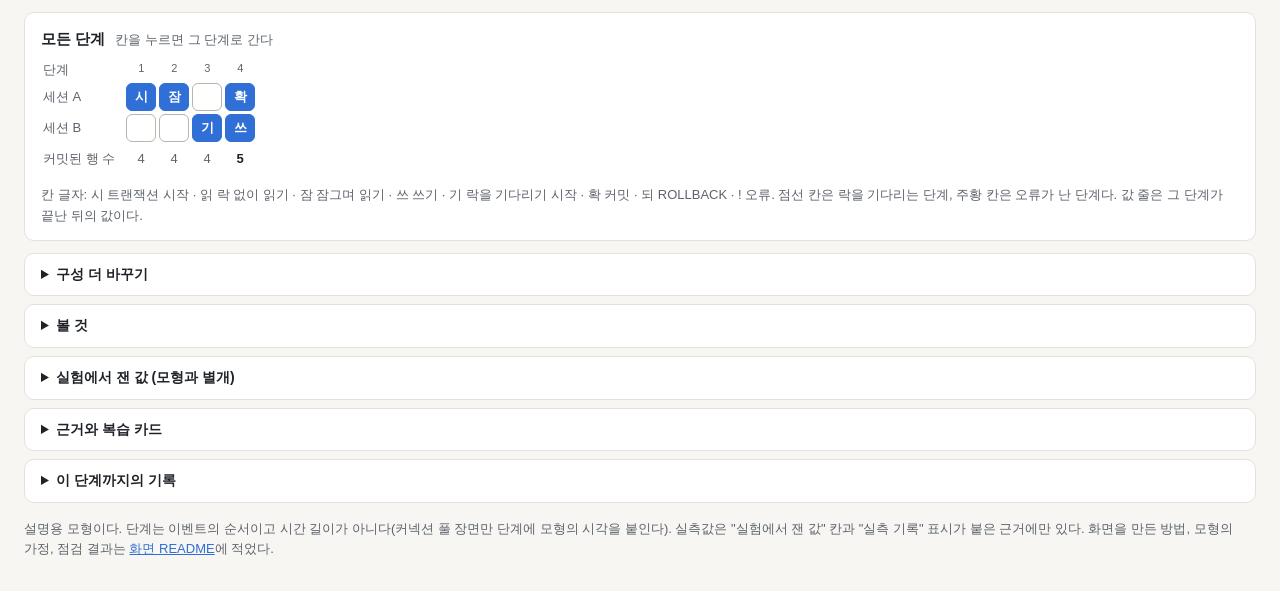
<file: docs/04-mysql-locks-deadlocks-pool/index.html>
<!doctype html>
<html lang="ko">
<head>
<meta charset="utf-8">
<meta name="viewport" content="width=device-width, initial-scale=1">
<title>락 관계도</title>
<meta name="description" content="04 MySQL 락·데드락·커넥션 풀 실험 복습 화면: 전체 지도 하나와 장면별 관계도(잠근 응모 사이, 인덱스가 없을 때, SERIALIZABLE의 1.74초, 반대로 보낸 두 이체, 두 지급 요청, 동시 차감, 중복 지급 막기, 커넥션 풀)로 인덱스 레코드와 갭에 걸린 락, 기다림, 데드락, 풀의 연결이 단계마다 어떻게 움직이는지 보여 주는 설명용 화면">
<link rel="stylesheet" href="board.css">
</head>
<body>
<header class="top">
  <div>
    <p class="crumb">cs-lab · 04 MySQL 락·데드락·커넥션 풀</p>
    <h1>락 관계도</h1>
  </div>
  <nav class="links" aria-label="관련 문서">
    <a href="../index.html">복습 화면 목록</a>
    <a href="https://github.com/joowankim/cs-lab/blob/main/experiments/04-mysql-locks-deadlocks-pool/README.md">실험 README</a>
  </nav>
</header>

<div id="scenes" class="scenes" role="group" aria-label="장면"></div>

<div class="overview">
  <section class="pane map-pane" aria-labelledby="mapTitle">
    <h2 id="mapTitle">전체 지도 <span class="muted">진하게 그린 부분이 이 장면에 나온다</span></h2>
    <div class="map-body">
      <div id="mapWrap" class="map-wrap"><svg id="map" role="img" aria-label="전체 지도"></svg></div>
      <div class="counts-box">
        <h3>이 장면의 개수</h3>
        <dl id="counts" class="counts"></dl>
      </div>
    </div>
  </section>

  <section class="ask" aria-labelledby="askTitle">
    <h2 id="askTitle">먼저 생각해 볼 질문</h2>
    <ol id="questions"></ol>
    <label class="guess">내 예상 <textarea id="guess" rows="2" placeholder="재생하기 전에 적어 두기"></textarea></label>
  </section>
</div>

<div class="controls">
  <div class="transport" role="group" aria-label="단계 이동">
    <button type="button" id="first" aria-label="처음 단계" title="처음 (Home)">⏮</button>
    <button type="button" id="prev" aria-label="이전 단계" title="이전 (←)">◀</button>
    <button type="button" id="play" class="play" aria-pressed="false" title="재생/멈춤 (Space)">▶ 재생</button>
    <button type="button" id="next" aria-label="다음 단계" title="다음 (→)">▶▏</button>
    <button type="button" id="last" aria-label="마지막 단계" title="끝 (End)">⏭</button>
    <label class="speed">속도 <select id="speed"></select></label>
  </div>
  <div class="scrub">
    <input type="range" id="scrub" min="0" max="0" value="0" aria-label="단계">
    <span class="stepinfo">단계 <b id="stepNum">0</b> / <span id="stepMax">0</span></span>
  </div>
  <div id="opts" class="opts"></div>
</div>

<main class="stage">
  <section class="pane board-pane" aria-labelledby="sceneTitle">
    <h2 id="sceneTitle">관계도</h2>
    <div id="boardWrap" class="board-wrap"><svg id="board" role="group" aria-labelledby="sceneTitle" aria-describedby="boardSummary"></svg></div>
    <p id="boardSummary" class="sr"></p>
    <p id="caption" class="caption"></p>
    <details id="more" class="more" hidden><summary></summary><ul></ul></details>
    <details id="locksBox" class="locks" open>
      <summary>performance_schema.data_locks <span class="muted">이 단계 끝의 락, 새로 생긴 줄은 옅은 파랑</span></summary>
      <div class="tbl-wrap"><table id="locks"><thead><tr><th scope="col">세션</th><th scope="col">OBJECT_NAME</th><th scope="col">INDEX_NAME</th><th scope="col">LOCK_TYPE</th><th scope="col">LOCK_MODE</th><th scope="col">LOCK_STATUS</th><th scope="col">LOCK_DATA</th></tr></thead><tbody></tbody></table></div>
      <p class="note">data_lock_waits: 기다리는 락과 그 락을 막는 락</p>
      <ul id="waits" class="waits"></ul>
    </details>
    <ul id="legend" class="legend" aria-label="표시 뜻"></ul>
    <p id="boardNote" class="note"></p>
    <p class="note">관계도의 요소를 누르거나 Tab으로 옮겨 Enter를 누르면 그 요소의 설명이 나온다.</p>
  </section>

  <div class="side">
    <section id="details" class="pane details-pane" aria-labelledby="detailsTitle" hidden>
      <div class="details-head">
        <div>
          <p id="detailsKind" class="kind"></p>
          <h2 id="detailsTitle" tabindex="-1"></h2>
        </div>
        <button type="button" id="detailsClose" class="close" aria-label="설명 닫기" title="닫기 (Esc)">✕</button>
      </div>
      <div id="detailsWhy" class="why-box" hidden><p></p></div>
      <p id="detailsConcept" class="concept"></p>
      <h3 id="detailsNowHead">지금</h3>
      <ul id="detailsNow" class="now"></ul>
      <p class="note">"이 단계 동안"은 그 단계에 일어난 실행이고, "단계 끝"은 그 단계를 마친 뒤의 상태다.</p>
      <h3>주요 특성</h3>
      <ul id="detailsProps" class="props"></ul>
      <details class="sources">
        <summary>근거와 복습 카드</summary>
        <ul id="detailsEv" class="ev"></ul>
        <ul id="detailsCards" class="cards"></ul>
      </details>
    </section>

    <section class="pane code-pane" aria-labelledby="codeTitle">
      <h2 id="codeTitle">코드</h2>
      <ol id="code" class="code"></ol>
      <p id="codeNote" class="note"></p>
      <p class="note">실험 코드가 보내는 SQL을 순서대로 옮겼다. 옅은 파랑 줄은 이 단계에 실행한 줄이고, 이름표는 그 줄을 실행한 세션(채움)이나 다음에 실행할 세션(빈 테두리)이다.</p>
    </section>
  </div>

  <section class="pane strip-pane" aria-labelledby="stripTitle">
    <h2 id="stripTitle">모든 단계 <span class="muted">칸을 누르면 그 단계로 간다</span></h2>
    <div class="strip-wrap"><div id="strip" class="strip"></div></div>
    <p id="stripNote" class="note"></p>
  </section>
</main>

<section class="extra">
  <details>
    <summary>구성 더 바꾸기</summary>
    <div id="cfg" class="cfg"></div>
  </details>
  <details>
    <summary>볼 것</summary>
    <ul id="observe"></ul>
  </details>
  <details>
    <summary>실험에서 잰 값 (모형과 별개)</summary>
    <ul id="measured"></ul>
    <p class="note">실험 README의 결과에서 옮겼다. 관계도의 단계 수와 횟수는 이 값과 비례하지 않는다.</p>
  </details>
  <details>
    <summary>근거와 복습 카드</summary>
    <ul id="sceneEv" class="ev"></ul>
    <ul id="sceneCards" class="cards"></ul>
    <p class="note">카드의 앞면과 뒷면은 <a id="ankiLink" href="https://github.com/joowankim/cs-lab/blob/main/anki/04-mysql-locks-deadlocks-pool.md">복습 카드 문서</a>에 있다.</p>
  </details>
  <details>
    <summary>이 단계까지의 기록</summary>
    <ol id="log" class="log"></ol>
  </details>
</section>

<footer class="foot">설명용 모형이다. 단계는 이벤트의 순서이고 시간 길이가 아니다(커넥션 풀 장면만 단계에 모형의 시각을 붙인다). 실측값은 "실험에서 잰 값" 칸과 "실측 기록" 표시가 붙은 근거에만 있다. 화면을 만든 방법, 모형의 가정, 점검 결과는 <a href="https://github.com/joowankim/cs-lab/blob/main/docs/04-mysql-locks-deadlocks-pool/README.md">화면 README</a>에 적었다.</footer>
<p id="live" class="sr" aria-live="polite"></p>
<script src="model.js"></script>
<script src="content.js"></script>
<script src="board.js"></script>
</body>
</html>
</file>
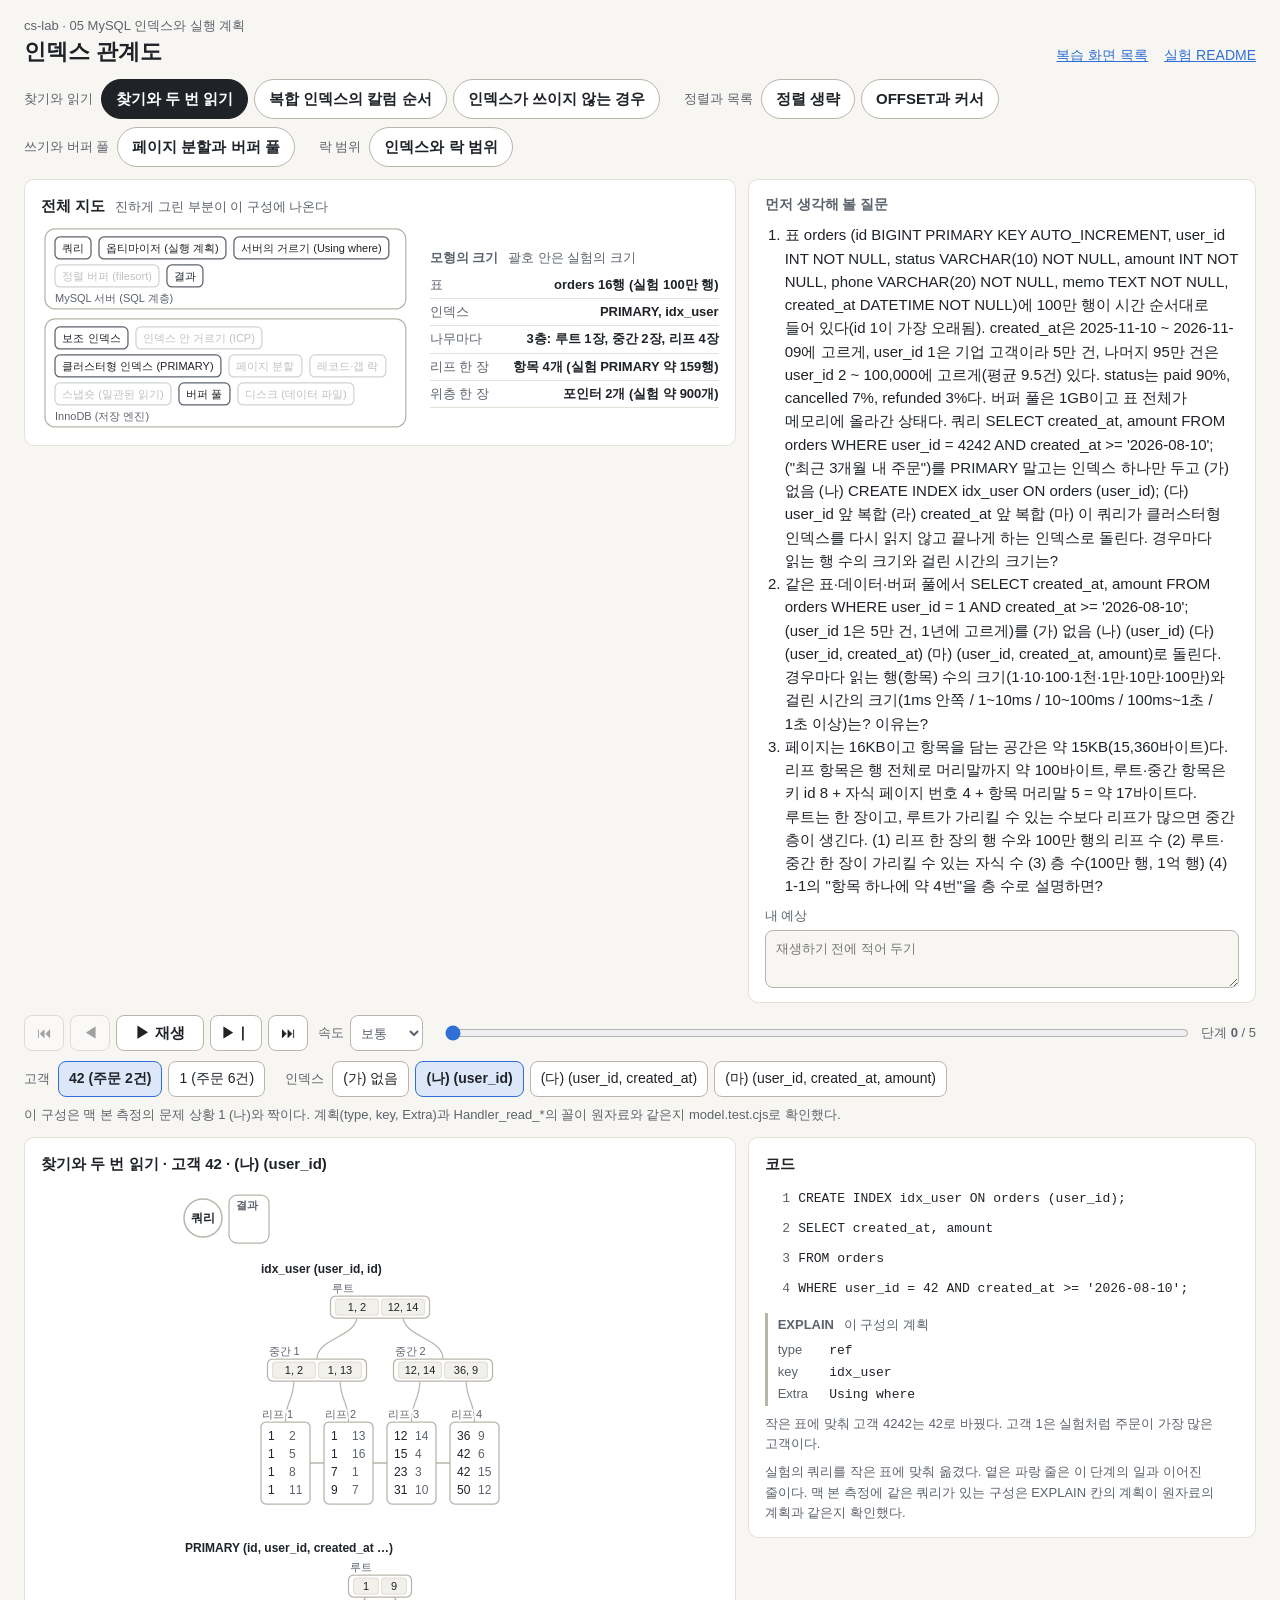
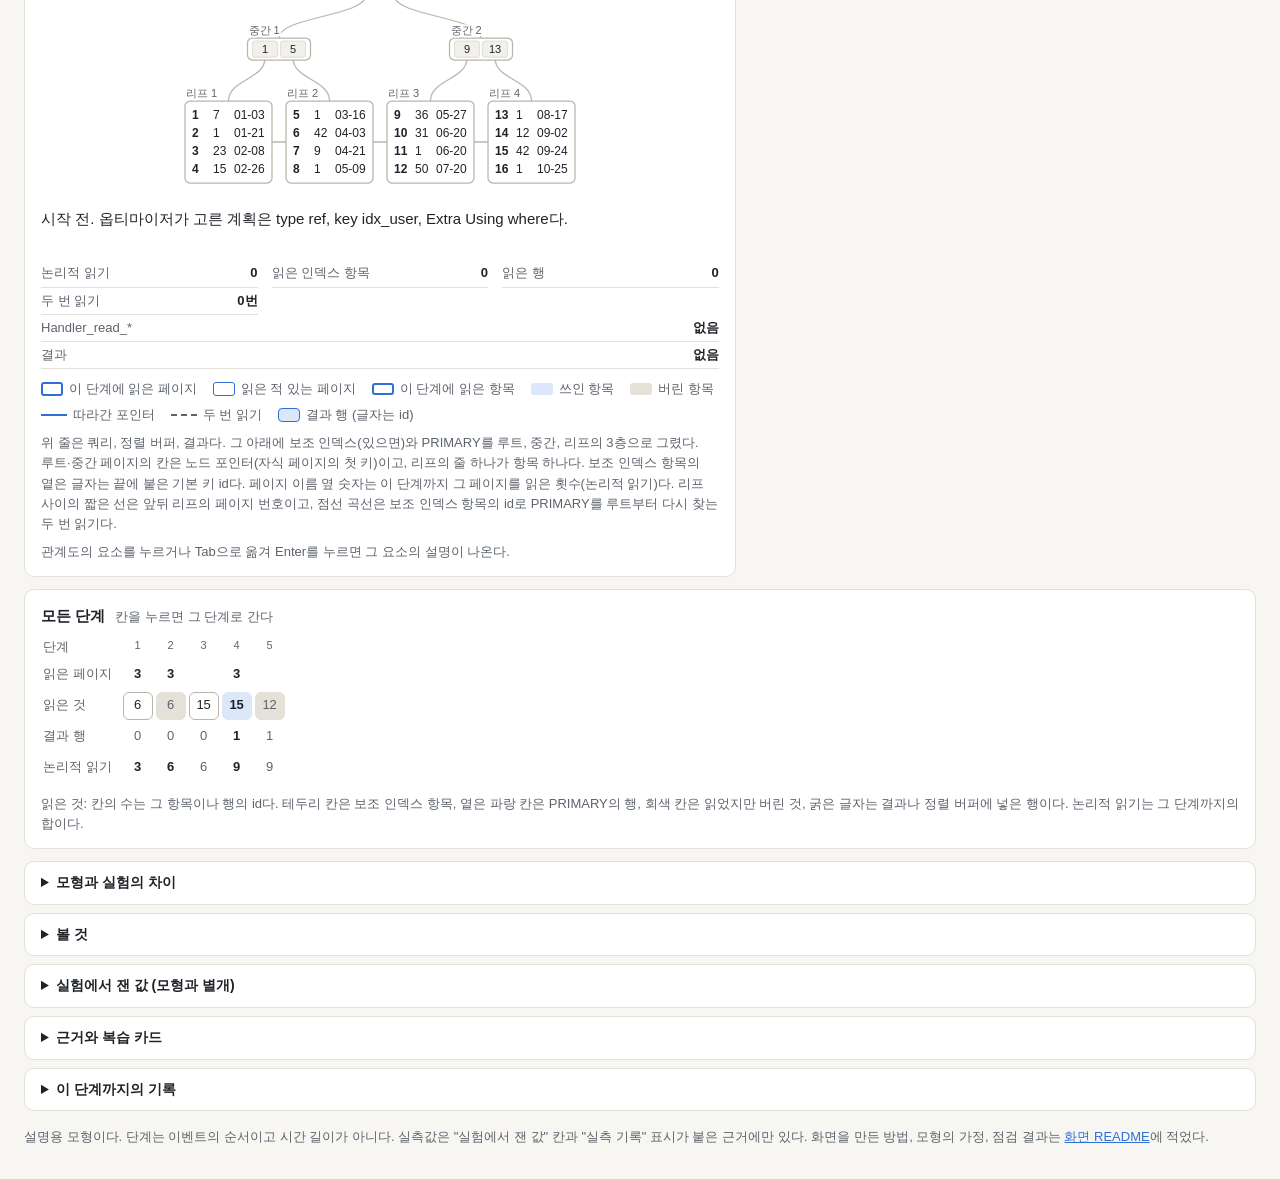
<file: docs/05-mysql-indexes-explain/index.html>
<!doctype html>
<html lang="ko">
<head>
<meta charset="utf-8">
<meta name="viewport" content="width=device-width, initial-scale=1">
<title>인덱스 관계도</title>
<meta name="description" content="05 MySQL 인덱스와 실행 계획 실험 복습 화면: 전체 지도 하나와 장면별 관계도(찾기와 두 번 읽기, 복합 인덱스의 칼럼 순서, 인덱스가 쓰이지 않는 경우, 정렬 생략, OFFSET과 커서, 페이지 분할과 버퍼 풀, 인덱스와 락 범위)로 쿼리가 B+트리의 페이지와 항목을 읽는 순서, 행을 넣을 때의 페이지 분할과 버퍼 풀, 레코드와 갭에 걸리는 락이 단계마다 어떻게 움직이는지 보여 주는 설명용 화면">
<link rel="stylesheet" href="board.css">
</head>
<body>
<header class="top">
  <div>
    <p class="crumb">cs-lab · 05 MySQL 인덱스와 실행 계획</p>
    <h1>인덱스 관계도</h1>
  </div>
  <nav class="links" aria-label="관련 문서">
    <a href="../index.html">복습 화면 목록</a>
    <a href="https://github.com/joowankim/cs-lab/blob/main/experiments/05-mysql-indexes-explain/README.md">실험 README</a>
  </nav>
</header>

<div id="scenes" class="scenes" role="group" aria-label="장면"></div>

<div class="overview">
  <section class="pane map-pane" aria-labelledby="mapTitle">
    <h2 id="mapTitle">전체 지도 <span class="muted">진하게 그린 부분이 이 구성에 나온다</span></h2>
    <div class="map-body">
      <div id="mapWrap" class="map-wrap"><svg id="map" role="img" aria-label="전체 지도"></svg></div>
      <div class="counts-box">
        <h3>모형의 크기 <span class="muted">괄호 안은 실험의 크기</span></h3>
        <dl id="counts" class="counts"></dl>
      </div>
    </div>
  </section>

  <section class="ask" aria-labelledby="askTitle">
    <h2 id="askTitle">먼저 생각해 볼 질문</h2>
    <ol id="questions"></ol>
    <label class="guess">내 예상 <textarea id="guess" rows="2" placeholder="재생하기 전에 적어 두기"></textarea></label>
  </section>
</div>

<div class="controls">
  <div class="transport" role="group" aria-label="단계 이동">
    <button type="button" id="first" aria-label="처음 단계" title="처음 (Home)">⏮</button>
    <button type="button" id="prev" aria-label="이전 단계" title="이전 (왼 방향키)">◀</button>
    <button type="button" id="play" class="play" aria-pressed="false" title="재생/멈춤 (Space)">▶ 재생</button>
    <button type="button" id="next" aria-label="다음 단계" title="다음 (오른 방향키)">▶▏</button>
    <button type="button" id="last" aria-label="마지막 단계" title="끝 (End)">⏭</button>
    <label class="speed">속도 <select id="speed"></select></label>
  </div>
  <div class="scrub">
    <input type="range" id="scrub" min="0" max="0" value="0" aria-label="단계">
    <span class="stepinfo">단계 <b id="stepNum">0</b> / <span id="stepMax">0</span></span>
  </div>
  <div id="opts" class="opts"></div>
</div>

<main class="stage">
  <section class="pane board-pane" aria-labelledby="sceneTitle">
    <h2 id="sceneTitle">관계도</h2>
    <div id="boardWrap" class="board-wrap"><svg id="board" role="group" aria-labelledby="sceneTitle" aria-describedby="boardSummary"></svg></div>
    <p id="boardSummary" class="sr"></p>
    <p id="caption" class="caption"></p>
    <dl id="tally" class="tally" aria-label="이 단계까지의 개수"></dl>
    <details id="more" class="more" hidden><summary></summary><ul></ul></details>
    <details id="locksBox" class="locks" open hidden>
      <summary>performance_schema.data_locks <span class="muted">이 단계 끝의 레코드 락, 새로 생긴 줄은 옅은 파랑</span></summary>
      <div class="tbl-wrap"><table id="locks"><thead><tr><th scope="col">세션</th><th scope="col">INDEX_NAME</th><th scope="col">LOCK_MODE</th><th scope="col">LOCK_STATUS</th><th scope="col">LOCK_DATA</th></tr></thead><tbody></tbody></table></div>
      <p class="note">표 락(IX, IS)은 뺐다. data_lock_waits: 기다리는 락과 그 락을 막는 락</p>
      <ul id="waits" class="waits"></ul>
    </details>
    <ul id="legend" class="legend" aria-label="표시 뜻"></ul>
    <p id="boardNote" class="note"></p>
    <p class="note">관계도의 요소를 누르거나 Tab으로 옮겨 Enter를 누르면 그 요소의 설명이 나온다.</p>
  </section>

  <div class="side">
    <section id="details" class="pane details-pane" aria-labelledby="detailsTitle" hidden>
      <div class="details-head">
        <div>
          <p id="detailsKind" class="kind"></p>
          <h2 id="detailsTitle" tabindex="-1"></h2>
        </div>
        <button type="button" id="detailsClose" class="close" aria-label="설명 닫기" title="닫기 (Esc)">✕</button>
      </div>
      <p id="detailsConcept" class="concept"></p>
      <h3 id="detailsNowHead">지금</h3>
      <ul id="detailsNow" class="now"></ul>
      <p class="note">"이 단계"는 고른 단계에 일어난 일이고, 나머지는 그 단계를 마친 뒤의 상태다.</p>
      <h3>주요 특성</h3>
      <ul id="detailsProps" class="props"></ul>
      <details class="sources">
        <summary>근거와 복습 카드</summary>
        <ul id="detailsEv" class="ev"></ul>
        <ul id="detailsCards" class="cards"></ul>
      </details>
    </section>

    <section class="pane code-pane" aria-labelledby="codeTitle">
      <h2 id="codeTitle">코드</h2>
      <ol id="code" class="code"></ol>
      <div id="explain" class="explain" hidden>
        <h3>EXPLAIN <span class="muted">이 구성의 계획</span></h3>
        <dl></dl>
      </div>
      <p id="codeNote" class="note"></p>
      <p class="note">실험의 쿼리를 작은 표에 맞춰 옮겼다. 옅은 파랑 줄은 이 단계의 일과 이어진 줄이다. 맥 본 측정에 같은 쿼리가 있는 구성은 EXPLAIN 칸의 계획이 원자료의 계획과 같은지 확인했다.</p>
    </section>
  </div>

  <section class="pane strip-pane" aria-labelledby="stripTitle">
    <h2 id="stripTitle">모든 단계 <span class="muted">칸을 누르면 그 단계로 간다</span></h2>
    <div class="strip-wrap"><div id="strip" class="strip"></div></div>
    <p id="stripNote" class="note"></p>
  </section>
</main>

<section class="extra">
  <details>
    <summary>모형과 실험의 차이</summary>
    <div id="cfg" class="cfg"></div>
  </details>
  <details>
    <summary>볼 것</summary>
    <ul id="observe"></ul>
  </details>
  <details>
    <summary>실험에서 잰 값 (모형과 별개)</summary>
    <ul id="measured"></ul>
    <p class="note">실험 README의 결과에서 옮겼다. 관계도의 단계 수와 읽은 수는 이 값과 비례하지 않는다.</p>
  </details>
  <details>
    <summary>근거와 복습 카드</summary>
    <ul id="sceneEv" class="ev"></ul>
    <ul id="sceneCards" class="cards"></ul>
    <p class="note">카드의 앞면과 뒷면은 <a id="ankiLink" href="https://github.com/joowankim/cs-lab/blob/main/anki/05-mysql-indexes-explain.md">복습 카드 문서</a>에 있다.</p>
  </details>
  <details>
    <summary>이 단계까지의 기록</summary>
    <ol id="log" class="log"></ol>
  </details>
</section>

<footer class="foot">설명용 모형이다. 단계는 이벤트의 순서이고 시간 길이가 아니다. 실측값은 "실험에서 잰 값" 칸과 "실측 기록" 표시가 붙은 근거에만 있다. 화면을 만든 방법, 모형의 가정, 점검 결과는 <a href="https://github.com/joowankim/cs-lab/blob/main/docs/05-mysql-indexes-explain/README.md">화면 README</a>에 적었다.</footer>
<p id="live" class="sr" aria-live="polite"></p>
<script src="model.js"></script>
<script src="content.js"></script>
<script src="board.js"></script>
</body>
</html>
</file>
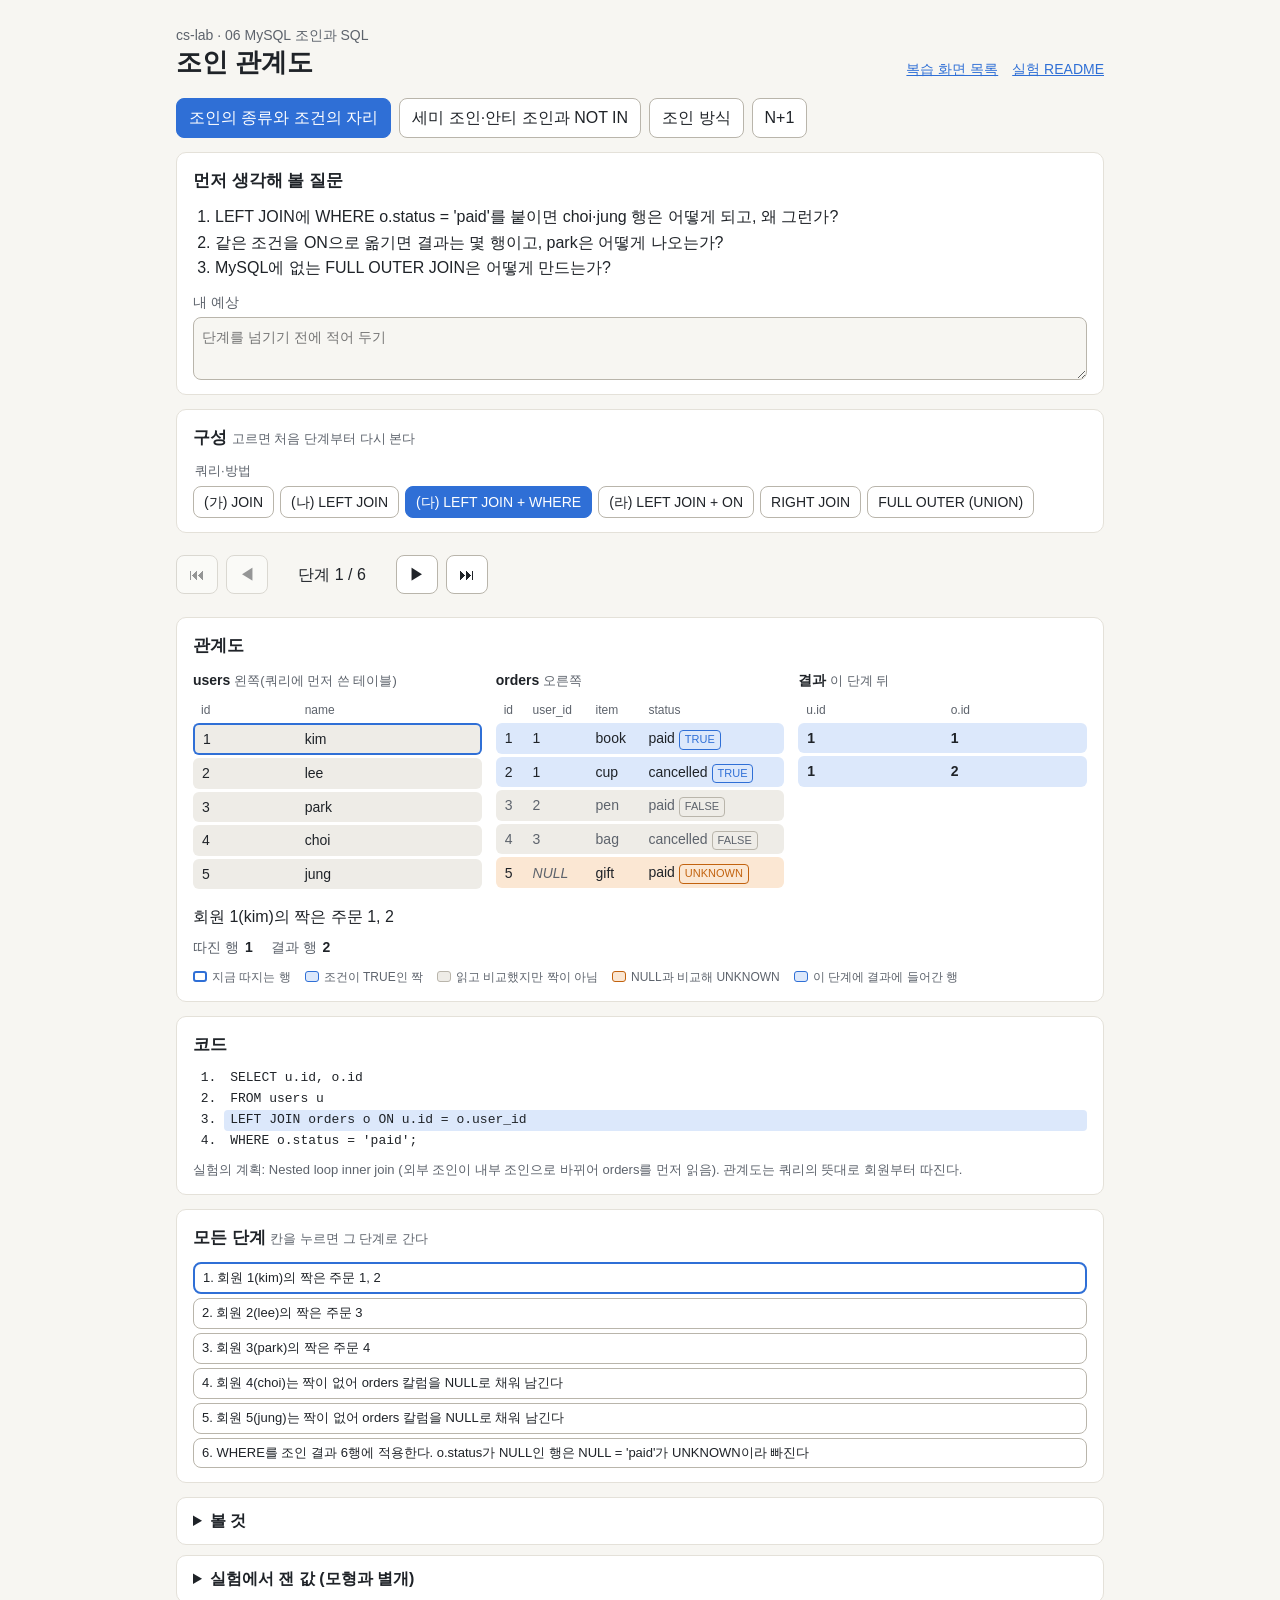
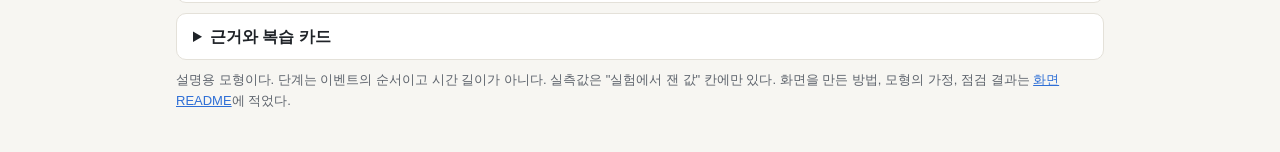
<file: docs/06-mysql-joins/index.html>
<!doctype html>
<html lang="ko">
<head>
<meta charset="utf-8">
<meta name="viewport" content="width=device-width, initial-scale=1">
<title>조인 관계도</title>
<meta name="description" content="06 MySQL 조인과 SQL 실험 복습 화면: 조인의 종류와 조건의 자리, 세미 조인·안티 조인과 NOT IN, 조인 방식(중첩 루프 조인, 해시 조인), N+1을 작은 표로 한 단계씩 따라가는 설명용 화면">
<link rel="stylesheet" href="board.css">
</head>
<body>
<header class="top">
  <div>
    <p class="crumb">cs-lab · 06 MySQL 조인과 SQL</p>
    <h1>조인 관계도</h1>
  </div>
  <nav class="links" aria-label="관련 문서">
    <a href="../index.html">복습 화면 목록</a>
    <a href="https://github.com/joowankim/cs-lab/blob/main/experiments/06-mysql-joins/README.md">실험 README</a>
  </nav>
</header>

<main>
  <div id="scenes" class="scenes" role="group" aria-label="장면"></div>

  <section class="pane ask" aria-labelledby="askTitle">
    <h2 id="askTitle">먼저 생각해 볼 질문</h2>
    <ol id="questions"></ol>
    <label class="guess">내 예상 <textarea id="guess" rows="2" placeholder="단계를 넘기기 전에 적어 두기"></textarea></label>
  </section>

  <section class="pane" aria-labelledby="cfgTitle">
    <h2 id="cfgTitle">구성 <span class="muted">고르면 처음 단계부터 다시 본다</span></h2>
    <div id="choices" class="choices"></div>
  </section>

  <div class="controls" role="group" aria-label="단계 이동">
    <button type="button" id="first" aria-label="처음 단계" title="처음 (Home)">⏮</button>
    <button type="button" id="prev" aria-label="이전 단계" title="이전 (왼 방향키)">◀</button>
    <span id="pos" class="pos" aria-live="polite"></span>
    <button type="button" id="next" aria-label="다음 단계" title="다음 (오른 방향키)">▶</button>
    <button type="button" id="last" aria-label="마지막 단계" title="마지막 (End)">⏭</button>
  </div>

  <section class="pane board-pane" aria-labelledby="boardTitle">
    <h2 id="boardTitle">관계도</h2>
    <div id="board" class="board"></div>
    <p id="caption" class="caption"></p>
    <dl id="tally" class="tally" aria-label="이 단계까지의 개수"></dl>
    <ul class="legend" aria-label="표시 뜻">
      <li><span class="sw sw-cur"></span>지금 따지는 행</li>
      <li><span class="sw sw-hit"></span>조건이 TRUE인 짝</li>
      <li><span class="sw sw-read"></span>읽고 비교했지만 짝이 아님</li>
      <li><span class="sw sw-unk"></span>NULL과 비교해 UNKNOWN</li>
      <li><span class="sw sw-new"></span>이 단계에 결과에 들어간 행</li>
    </ul>
  </section>

  <section class="pane code-pane" aria-labelledby="codeTitle">
    <h2 id="codeTitle">코드</h2>
    <ol id="code" class="code"></ol>
    <p id="plan" class="note"></p>
  </section>

  <section class="pane" aria-labelledby="stripTitle">
    <h2 id="stripTitle">모든 단계 <span class="muted">칸을 누르면 그 단계로 간다</span></h2>
    <ol id="strip" class="strip"></ol>
  </section>

  <section class="extra">
    <details>
      <summary>볼 것</summary>
      <ul id="observe"></ul>
    </details>
    <details>
      <summary>실험에서 잰 값 (모형과 별개)</summary>
      <ul id="measured"></ul>
      <p class="note">실험 README의 결과에서 옮겼다. 관계도의 단계 수와 개수는 모형 표의 값이라 이 값과 비례하지 않는다.</p>
    </details>
    <details>
      <summary>근거와 복습 카드</summary>
      <ul id="evidence"></ul>
      <ul id="cards" class="cards"></ul>
    </details>
  </section>
</main>

<footer class="foot">설명용 모형이다. 단계는 이벤트의 순서이고 시간 길이가 아니다. 실측값은 "실험에서 잰 값" 칸에만 있다. 화면을 만든 방법, 모형의 가정, 점검 결과는 <a href="https://github.com/joowankim/cs-lab/blob/main/docs/06-mysql-joins/README.md">화면 README</a>에 적었다.</footer>
<script src="model.js"></script>
<script src="content.js"></script>
<script src="board.js"></script>
</body>
</html>
</file>
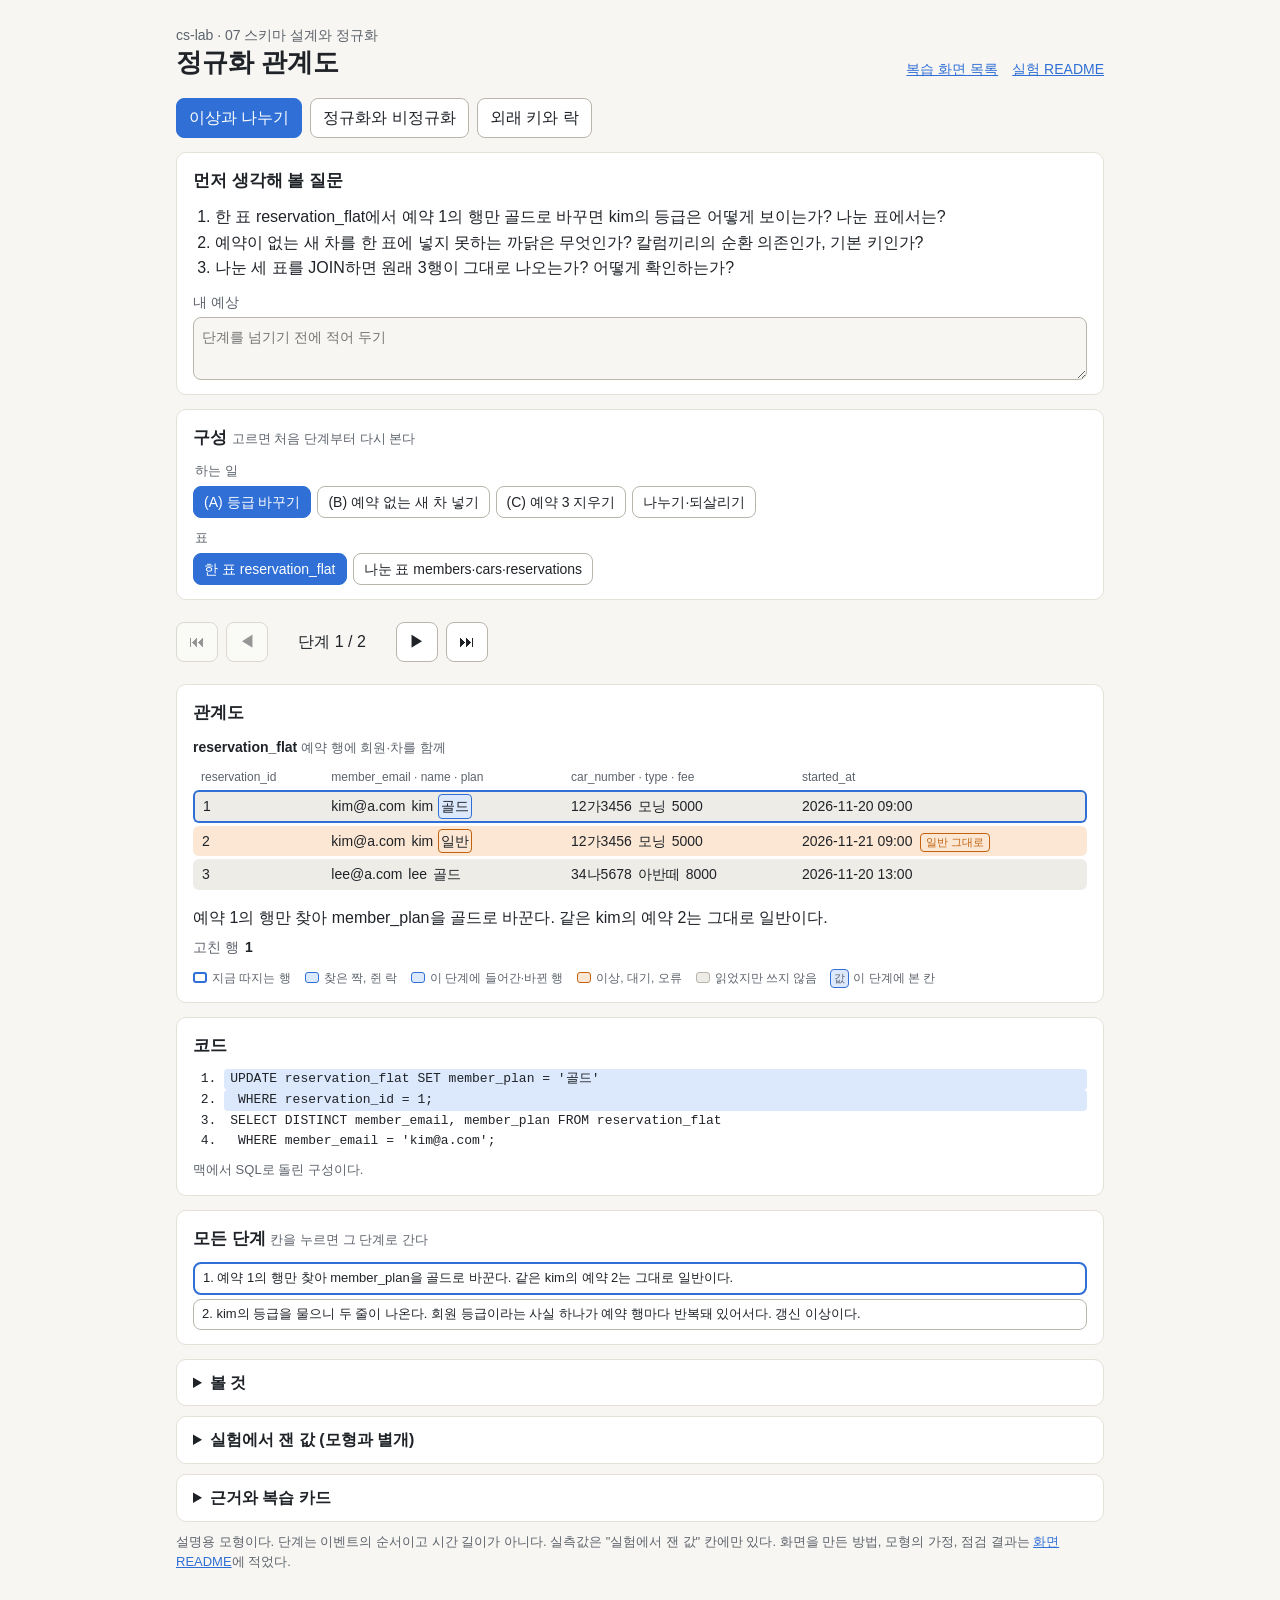
<file: docs/07-schema-normalization/index.html>
<!doctype html>
<html lang="ko">
<head>
<meta charset="utf-8">
<meta name="viewport" content="width=device-width, initial-scale=1">
<title>정규화 관계도</title>
<meta name="description" content="07 스키마 설계와 정규화 실험 복습 화면: 한 표에 몰아넣었을 때의 삽입·갱신·삭제 이상과 나누기·되살리기, 정규화 대 비정규화의 읽기·쓰기, 외래 키 검사가 부모 행에 거는 락을 작은 표로 한 단계씩 따라가는 설명용 화면">
<link rel="stylesheet" href="board.css">
</head>
<body>
<header class="top">
  <div>
    <p class="crumb">cs-lab · 07 스키마 설계와 정규화</p>
    <h1>정규화 관계도</h1>
  </div>
  <nav class="links" aria-label="관련 문서">
    <a href="../index.html">복습 화면 목록</a>
    <a href="https://github.com/joowankim/cs-lab/blob/main/experiments/07-schema-normalization/README.md">실험 README</a>
  </nav>
</header>

<main>
  <div id="scenes" class="scenes" role="group" aria-label="장면"></div>

  <section class="pane ask" aria-labelledby="askTitle">
    <h2 id="askTitle">먼저 생각해 볼 질문</h2>
    <ol id="questions"></ol>
    <label class="guess">내 예상 <textarea id="guess" rows="2" placeholder="단계를 넘기기 전에 적어 두기"></textarea></label>
  </section>

  <section class="pane" aria-labelledby="cfgTitle">
    <h2 id="cfgTitle">구성 <span class="muted">고르면 처음 단계부터 다시 본다</span></h2>
    <div id="choices" class="choices"></div>
  </section>

  <div class="controls" role="group" aria-label="단계 이동">
    <button type="button" id="first" aria-label="처음 단계" title="처음 (Home)">⏮</button>
    <button type="button" id="prev" aria-label="이전 단계" title="이전 (왼 방향키)">◀</button>
    <span id="pos" class="pos" aria-live="polite"></span>
    <button type="button" id="next" aria-label="다음 단계" title="다음 (오른 방향키)">▶</button>
    <button type="button" id="last" aria-label="마지막 단계" title="마지막 (End)">⏭</button>
  </div>

  <section class="pane board-pane" aria-labelledby="boardTitle">
    <h2 id="boardTitle">관계도</h2>
    <div id="board" class="board"></div>
    <p id="caption" class="caption"></p>
    <dl id="tally" class="tally" aria-label="이 단계까지의 개수"></dl>
    <ul class="legend" aria-label="표시 뜻">
      <li><span class="sw sw-cur"></span>지금 따지는 행</li>
      <li><span class="sw sw-hit"></span>찾은 짝, 쥔 락</li>
      <li><span class="sw sw-new"></span>이 단계에 들어간·바뀐 행</li>
      <li><span class="sw sw-unk"></span>이상, 대기, 오류</li>
      <li><span class="sw sw-read"></span>읽었지만 쓰지 않음</li>
      <li><span class="hot-sample">값</span>이 단계에 본 칸</li>
    </ul>
  </section>

  <section class="pane code-pane" aria-labelledby="codeTitle">
    <h2 id="codeTitle">코드</h2>
    <ol id="code" class="code"></ol>
    <p id="plan" class="note"></p>
    <p id="ran" class="note"></p>
  </section>

  <section class="pane" aria-labelledby="stripTitle">
    <h2 id="stripTitle">모든 단계 <span class="muted">칸을 누르면 그 단계로 간다</span></h2>
    <ol id="strip" class="strip"></ol>
  </section>

  <section class="extra">
    <details>
      <summary>볼 것</summary>
      <ul id="observe"></ul>
    </details>
    <details>
      <summary>실험에서 잰 값 (모형과 별개)</summary>
      <ul id="measured"></ul>
      <p class="note">실험 README의 결과에서 옮겼다. 관계도의 단계 수와 개수는 모형 표의 값이라 이 값과 비례하지 않는다.</p>
    </details>
    <details>
      <summary>근거와 복습 카드</summary>
      <ul id="evidence"></ul>
      <ul id="cards" class="cards"></ul>
    </details>
  </section>
</main>

<footer class="foot">설명용 모형이다. 단계는 이벤트의 순서이고 시간 길이가 아니다. 실측값은 "실험에서 잰 값" 칸에만 있다. 화면을 만든 방법, 모형의 가정, 점검 결과는 <a href="https://github.com/joowankim/cs-lab/blob/main/docs/07-schema-normalization/README.md">화면 README</a>에 적었다.</footer>
<script src="model.js"></script>
<script src="content.js"></script>
<script src="board.js"></script>
</body>
</html>
</file>
<file: docs/01-concurrency-models/board.css>
/* 동시성 관계도. 색은 강조(실행 중), 경고(문제), 회색 세 갈래만 쓴다. */
:root {
  --bg: #f7f6f2;
  --panel: #ffffff;
  --ink: #1f2328;
  --muted: #5d636c;
  --line: #b9b5ab;
  --faint: #e4e1d9;
  --accent: #2f6fd6;
  --accent-weak: #dce7fa;
  --warn: #b4441c;
  --warn-weak: #f8e3da;
  --on-accent: #ffffff;
  --on-warn: #ffffff;
  --lane: #f2f0ea;
  --move: 280ms;
  color-scheme: light;
}
@media (prefers-color-scheme: dark) {
  :root:not([data-theme="light"]) {
    --bg: #15171b;
    --panel: #1d2026;
    --ink: #e7e9ee;
    --muted: #a3a9b4;
    --line: #5b616c;
    --faint: #2c3038;
    --accent: #79a6ff;
    --accent-weak: #22324f;
    --warn: #ff9466;
    --warn-weak: #4a2a1f;
    --on-accent: #0f1726;
    --on-warn: #24110a;
    --lane: #171a1e;
    color-scheme: dark;
  }
}
:root[data-theme="dark"] {
  --bg: #15171b;
  --panel: #1d2026;
  --ink: #e7e9ee;
  --muted: #a3a9b4;
  --line: #5b616c;
  --faint: #2c3038;
  --accent: #79a6ff;
  --accent-weak: #22324f;
  --warn: #ff9466;
  --warn-weak: #4a2a1f;
  --on-accent: #0f1726;
  --on-warn: #24110a;
  --lane: #171a1e;
  color-scheme: dark;
}

* { box-sizing: border-box; }
[hidden] { display: none !important; }
html { -webkit-text-size-adjust: 100%; }
body {
  margin: 0;
  padding-block: 16px 32px;
  padding-left: max(24px, env(safe-area-inset-left, 0px));
  padding-right: max(24px, env(safe-area-inset-right, 0px));
  background: var(--bg);
  color: var(--ink);
  font: 15px/1.55 -apple-system, BlinkMacSystemFont, "Apple SD Gothic Neo", "Pretendard", "Noto Sans KR", "Malgun Gothic", sans-serif;
  /* 한국어 낱말을 중간에서 끊지 않는다. 한 줄보다 긴 낱말(주소 등)만 끊는다. */
  word-break: keep-all;
  overflow-wrap: anywhere;
}
h1 { font-size: 22px; margin: 0; line-height: 1.3; }
h2 { font-size: 15px; margin: 0 0 8px; }
a { color: var(--accent); }
button, select, input, textarea { font: inherit; color: inherit; }
:focus-visible { outline: 2px solid var(--accent); outline-offset: 2px; }
.muted { color: var(--muted); font-weight: 400; font-size: 13px; margin-left: 6px; }
.note { color: var(--muted); font-size: 13px; margin: 8px 0 0; }
.sr { position: absolute; width: 1px; height: 1px; overflow: hidden; clip: rect(0 0 0 0); white-space: nowrap; }

.top { display: flex; justify-content: space-between; align-items: flex-end; gap: 16px; flex-wrap: wrap; margin-bottom: 12px; }
.crumb { margin: 0 0 2px; color: var(--muted); font-size: 13px; }
.links { display: flex; gap: 16px; font-size: 14px; }

.pane, .ask { background: var(--panel); border: 1px solid var(--faint); border-radius: 10px; padding: 14px 16px; }

/* 장면 고르기: 장면은 무리(스레드와 프로세스, asyncio)별로 나눠 둔다 */
.scenes { display: flex; flex-wrap: wrap; gap: 8px 24px; margin-bottom: 12px; }
.scene-group { display: flex; flex-wrap: wrap; align-items: center; gap: 6px; }
.group-label { color: var(--muted); font-size: 13px; margin-right: 2px; }
.scenes button {
  min-height: 40px; padding: 6px 14px; border: 1px solid var(--line); border-radius: 999px;
  background: var(--panel); cursor: pointer; font-weight: 600;
}
.scenes button[aria-pressed="true"] { background: var(--ink); border-color: var(--ink); color: var(--panel); }

/* 전체 지도와 질문 */
.overview { display: grid; grid-template-columns: minmax(0, 7fr) minmax(0, 5fr); gap: 12px; align-items: start; margin-bottom: 12px; }
.map-body { display: flex; flex-wrap: wrap; align-items: center; gap: 12px 20px; }
.map-wrap { flex: 1 1 260px; max-width: 460px; min-width: 0; }
#map { display: block; width: 100%; height: auto; }
#map text { fill: var(--ink); font-size: 11px; }
#map .lbl { fill: var(--muted); }
#map .box { fill: none; stroke: var(--line); stroke-width: 1.25; }
#map .part { opacity: .28; transition: opacity var(--move); }
#map .part.on { opacity: 1; }
#map .part rect, #map .part circle { fill: var(--panel); stroke: var(--muted); stroke-width: 1.25; }
#map .part line { stroke: var(--muted); stroke-width: 1.25; }
.counts-box { flex: 1 1 180px; min-width: 0; }
.counts-box h3 { font-size: 13px; color: var(--muted); font-weight: 600; margin: 0 0 4px; }
.counts { display: grid; grid-template-columns: repeat(auto-fill, minmax(150px, 1fr)); gap: 0 14px; margin: 0; font-size: 13px; }
.counts div { display: flex; justify-content: space-between; gap: 8px; padding: 3px 0; border-bottom: 1px solid var(--faint); }
.counts dt { color: var(--muted); }
.counts dd { margin: 0; font-weight: 600; white-space: nowrap; }
.ask h2 { font-size: 14px; color: var(--muted); font-weight: 600; }
.ask ol { margin: 0 0 8px; padding-left: 20px; }
.guess { display: grid; gap: 4px; font-size: 13px; color: var(--muted); }
.guess textarea { width: 100%; resize: vertical; min-height: 44px; padding: 8px 10px; border: 1px solid var(--line); border-radius: 8px; background: var(--bg); color: var(--ink); }

.controls { display: flex; flex-wrap: wrap; align-items: center; gap: 10px 20px; margin-bottom: 12px; }
.transport { display: flex; flex-wrap: wrap; align-items: center; gap: 6px; }
.transport button, .scope button, .num button {
  min-width: 40px; min-height: 36px; padding: 4px 10px;
  border: 1px solid var(--line); border-radius: 8px; background: var(--panel); cursor: pointer;
}
.transport button:disabled, .num button:disabled { opacity: .4; cursor: default; }
.transport .play { min-width: 88px; font-weight: 600; }
.transport .play[aria-pressed="true"] { border-color: var(--accent); color: var(--accent); }
.speed { font-size: 13px; color: var(--muted); display: inline-flex; align-items: center; gap: 6px; margin-left: 4px; }
.speed select, .cfg select { min-height: 36px; border: 1px solid var(--line); border-radius: 8px; background: var(--panel); padding: 2px 6px; }
.scrub { display: flex; align-items: center; gap: 10px; flex: 1 1 220px; min-width: 0; }
.scrub input { flex: 1; min-width: 0; accent-color: var(--accent); }
.stepinfo { font-size: 13px; color: var(--muted); white-space: nowrap; }
.scope { display: flex; flex-wrap: wrap; align-items: center; gap: 6px; font-size: 14px; }
.scope > span { color: var(--muted); font-size: 13px; margin-right: 2px; }
.scope button[aria-pressed="true"] { border-color: var(--accent); background: var(--accent-weak); font-weight: 600; }

.stage { display: grid; grid-template-columns: minmax(0, 7fr) minmax(0, 5fr); gap: 12px; align-items: start; }
.board-pane { grid-column: 1; }
/* 오른쪽 칸에는 요소 설명과 코드를 위아래로 둔다 */
.side { grid-column: 2; display: flex; flex-direction: column; gap: 12px; min-width: 0; }
.strip-pane { grid-column: 1 / -1; }

/* 관계도 */
/* 관계도가 칸보다 넓을 때만 칸 안에서 옆으로 민다 */
.board-wrap { overflow-x: auto; }
#board { display: block; width: 100%; height: auto; max-width: 680px; margin: 0 auto; }
#board text { fill: var(--ink); font-size: 13px; }
#board .lbl { fill: var(--muted); font-size: 12px; }
#board .box { fill: none; stroke: var(--line); stroke-width: 1.25; }
/* 프로세스는 옅은 바탕, 인터프리터는 그 위에 놓인 흰 바탕. 스레드 상자는 테두리만 있는 흰 상자이고, 옅은 바탕은 Task가 머무는 칸에만 쓴다. */
#board .box.proc { fill: var(--lane); }
#board .box.interp { fill: var(--panel); }
#board .thbox { fill: var(--panel); stroke: var(--line); stroke-width: 1.25; }
#board .cpu rect { fill: var(--panel); stroke: var(--line); stroke-width: 1.25; }
#board .cpu-link { fill: none; stroke: var(--accent); stroke-width: 2; stroke-linecap: round; transition: opacity var(--move); }
#board .ref { stroke: var(--line); stroke-width: 1; fill: none; stroke-linecap: round; }
#board .ref.touch { stroke: var(--accent); stroke-width: 2; }
#board .ref.touch.lost { stroke: var(--warn); }
#board .mk-on { fill: var(--accent); }
#board .mk-lost { fill: var(--warn); }
#board .th circle { fill: var(--panel); stroke: var(--line); stroke-width: 1.5; transition: fill var(--move), stroke var(--move); }
#board .th.run circle { fill: var(--accent); stroke: var(--accent); }
#board .th.run .name { fill: var(--on-accent); }
#board .th.event circle { stroke-dasharray: 5 4; }
#board .th.done { opacity: .38; }
/* 작업이 없어 실행하지 않는 작업자는 끝난 스레드처럼 흐리게 그리고 원을 잘게 끊는다 */
#board .th.unused { opacity: .38; }
#board .th.unused circle { stroke-dasharray: 2 3; }
#board .thbox.unused { opacity: .5; }
#board .th .name { font-weight: 700; font-size: 13px; }
#board .th .why { fill: var(--muted); font-size: 12px; }
#board.compact .th .why { font-size: 11px; }
#board .th .local { font-family: ui-monospace, SFMono-Regular, Menlo, Consolas, monospace; font-size: 12px; fill: var(--muted); }
#board .th .lval { fill: var(--ink); font-weight: 700; }
#board.stack .th .local { font-size: 11px; }
/* 작업자 장면의 "작업 1 · 2/4"는 코드가 아니므로 고정폭 글꼴을 쓰지 않는다 */
#board.worker .th .local { font-family: inherit; }
#board .gil { transition: transform var(--move); }
#board .gil rect { fill: var(--panel); stroke: var(--accent); stroke-width: 1.5; }
#board .gil.free rect { stroke: var(--line); stroke-dasharray: 4 3; }
#board .gil text { font-size: 12px; font-weight: 700; }
#board .gil .req { fill: var(--warn); font-weight: 600; }
#board .counter rect { fill: var(--panel); stroke: var(--line); stroke-width: 1.5; }
#board .counter.changed rect { stroke: var(--accent); stroke-width: 2; }
#board .counter.lost rect, #board .counter.wrong rect { stroke: var(--warn); stroke-width: 2; fill: var(--warn-weak); }
#board .counter .value { font-size: 26px; font-weight: 700; }
#board .counter.bump .value { animation: bump 600ms ease-out 1; }
#board .lock rect { fill: var(--panel); stroke: var(--line); stroke-width: 1.25; }
#board .lock.held rect { stroke: var(--accent); stroke-width: 2; }
#board .lock.unused { opacity: .45; }
#board .lock.unused rect { stroke-dasharray: 4 3; }
@keyframes bump { from { transform: scale(1.25); } to { transform: scale(1); } }
#board .value { transform-box: fill-box; transform-origin: center; }
/* 루프 장면: 이벤트 루프 상자, Task가 머무는 칸과 줄 이름, Task 알약, Semaphore를 얻은 Task 네모 */
#board .loop-link { fill: none; stroke: var(--line); stroke-width: 1.5; stroke-linecap: round; }
#board .lane { fill: var(--lane); }
#board .seat, #board .gil-home { fill: var(--panel); stroke: var(--line); stroke-width: 1.25; stroke-dasharray: 4 3; }
#board .loopbox, #board .sembox { fill: none; stroke: var(--line); stroke-width: 1.5; }
#board .rl { fill: var(--muted); font-size: 12px; }
#board .rl.sub, #board.compact .rl { font-size: 11px; }
#board .tk { transition: transform var(--move); }
#board .tk rect { fill: var(--panel); stroke: var(--line); stroke-width: 1.5; transition: fill var(--move), stroke var(--move); }
#board .tk .tn { font-size: 12px; font-weight: 700; }
#board.compact .tk .tn { font-size: 11px; }
#board .tk .due { font-size: 11px; fill: var(--muted); }
#board .tk.run rect { fill: var(--accent); stroke: var(--accent); }
#board .tk.run .tn { fill: var(--on-accent); }
#board .tk.event rect { stroke-dasharray: 5 4; }
#board .tk.done { opacity: .38; }
#board .tk.late rect { stroke: var(--warn); fill: var(--warn-weak); }
#board .tk.late .due { fill: var(--warn); font-weight: 600; }
/* 이 단계에 실행하고 다른 칸으로 가는 알약은 실행 자리를 지나는 동안 채워 보인다 */
#board .tk.transit { opacity: 1; }
#board .tk.transit rect { fill: var(--accent); stroke: var(--accent); stroke-dasharray: none; }
#board .tk.transit .tn { fill: var(--on-accent); }
#board .slot rect { fill: var(--panel); stroke: var(--line); stroke-width: 1.25; stroke-dasharray: 4 3; }
/* Semaphore를 얻은 Task는 Task 알약과 헷갈리지 않게 각진 네모에 그리고, 얻은 Task 이름만 적는다 */
#board .slot.held rect { fill: var(--accent-weak); stroke: var(--accent); stroke-width: 1.25; stroke-dasharray: none; }
#board .slot text { font-size: 12px; }
#board.compact .slot text { font-size: 11px; }
/* 여러 단계를 건너뛸 때는 옮겨 가는 모습 없이 바로 바꾼다 */
#board.instant * { transition: none !important; }

.caption { min-height: 3em; margin: 10px 0 0; font-size: 15px; }
.caption .result { display: block; margin-top: 4px; font-weight: 600; }
.caption .result.bad { color: var(--warn); }
.more { font-size: 13px; color: var(--muted); margin-top: 4px; }
.more ul { margin: 4px 0 0; padding-left: 18px; }
.legend { list-style: none; display: flex; flex-wrap: wrap; gap: 6px 16px; padding: 0; margin: 10px 0 0; font-size: 13px; color: var(--muted); }
.legend li { display: inline-flex; align-items: center; gap: 6px; }
.sw { display: inline-block; width: 14px; height: 14px; border-radius: 50%; border: 1.5px solid var(--line); background: var(--panel); }
.sw.run { background: var(--accent); border-color: var(--accent); }
.sw.event { border-style: dashed; }
.sw.done { opacity: .38; }
.sw.late { border-color: var(--warn); background: var(--warn-weak); }
.shape { display: inline-block; border: 1.5px solid var(--line); background: var(--panel); }
.shape.circle { width: 14px; height: 14px; border-radius: 50%; }
.shape.pill { width: 26px; height: 13px; border-radius: 7px; }
.shape.box { width: 22px; height: 14px; border-radius: 4px; }
.shape.lane { width: 26px; height: 14px; border-radius: 4px; border-color: transparent; background: var(--lane); }

/* 코드 */
/* 이름표는 줄 번호 왼쪽 칸에 둔다. 긴 줄은 코드 칸 전체가 옆으로 밀린다. */
.code { list-style: none; margin: 0; padding: 0; overflow-x: auto; font: 13px/1.5 ui-monospace, SFMono-Regular, Menlo, Consolas, monospace; }
.code li { display: flex; align-items: center; gap: 8px; padding: 3px 6px; border-radius: 6px; min-height: 30px; width: max-content; min-width: 100%; }
.code li .ln { color: var(--muted); width: 1.5em; text-align: right; flex: none; }
.code li code { white-space: pre; }
.code li .marks { display: flex; flex-wrap: wrap; justify-content: flex-end; gap: 2px; width: var(--marks, 58px); flex: none; }
.code .chip { font-size: 11px; padding: 3px 4px; }
.chip { font: 600 12px/1 -apple-system, BlinkMacSystemFont, "Apple SD Gothic Neo", "Noto Sans KR", sans-serif; padding: 4px 5px; border-radius: 999px; border: 1.5px solid var(--line); background: var(--panel); }
.chip.run { background: var(--accent); border-color: var(--accent); color: var(--on-accent); }
.chip.event { border-style: dashed; }
.chip.late { border-color: var(--warn); color: var(--warn); }
.chip.more { border-style: dotted; color: var(--muted); }

/* 요소 설명 */
.details-head { display: flex; justify-content: space-between; align-items: flex-start; gap: 8px; }
.details-pane .kind { margin: 0; color: var(--muted); font-size: 13px; }
.details-pane h2 { font-size: 17px; margin: 0 0 6px; }
.details-pane h2:focus { outline: none; }
.details-pane h3 { font-size: 13px; color: var(--muted); font-weight: 600; margin: 12px 0 4px; }
.details-pane ul { margin: 0; padding-left: 18px; font-size: 14px; }
.details-pane li { margin: 3px 0; }
.details-pane .note { margin-top: 4px; }
.concept { margin: 0; font-size: 14px; }
.why-box { margin: 0 0 8px; padding: 2px 0 2px 10px; border-left: 3px solid var(--line); font-size: 14px; }
.why-box p { margin: 0; }
.close { flex: none; min-width: 40px; min-height: 40px; border: 1px solid var(--line); border-radius: 8px; background: var(--panel); cursor: pointer; }
.sources { margin-top: 12px; }
.sources summary { cursor: pointer; font-weight: 600; font-size: 14px; }
.details-pane .ev, .details-pane .cards, .extra .ev, .extra .cards { list-style: none; padding-left: 0; }
.ev li, .cards li { margin: 6px 0; }
.ev a { overflow-wrap: anywhere; }
.tag { display: inline-block; margin-right: 4px; padding: 0 6px; border: 1px solid var(--line); border-radius: 999px; color: var(--muted); font-size: 11px; font-weight: 600; line-height: 18px; white-space: nowrap; }
.tag.t-measured { border-color: var(--accent); color: var(--accent); }
.cards b { margin-right: 4px; font-variant-numeric: tabular-nums; }

/* 단계 띠 */
.strip-wrap { position: relative; overflow-x: auto; padding: 2px 2px 4px; }
.strip { display: grid; gap: 3px; width: max-content; }
/* 띠를 옆으로 밀어도 줄 이름은 왼쪽에 남긴다 */
.strip .rh { position: sticky; left: 0; z-index: 1; background: var(--panel); font-size: 13px; color: var(--muted); padding-right: 8px; display: flex; align-items: center; white-space: nowrap; }
.strip .ch { font-size: 11px; color: var(--muted); text-align: center; }
.strip .c {
  width: 30px; height: 28px; border-radius: 6px; border: 1.5px solid var(--faint);
  display: flex; align-items: center; justify-content: center; font-size: 13px; cursor: pointer; background: var(--panel); padding: 0;
}
.strip .c.run { background: var(--accent); border-color: var(--accent); color: var(--on-accent); font-weight: 700; }
.strip .c.turn { border-color: var(--line); }
.strip .c.event { border-color: var(--line); border-style: dashed; }
.strip .c.done { opacity: .3; }
.strip .c.lost { background: var(--warn); border-color: var(--warn); color: var(--on-warn); }
.strip .c.late { border-color: var(--warn); background: var(--warn-weak); }
.strip .c.none { border-color: transparent; background: transparent; }
.strip .c.val { border-color: transparent; color: var(--muted); }
.strip .c.val.changed { color: var(--ink); font-weight: 700; }
.strip .c.val.bad { color: var(--warn); font-weight: 700; }
.strip .cur { box-shadow: 0 0 0 2px var(--ink); }

/* 접는 칸 */
.extra { display: grid; grid-template-columns: minmax(0, 1fr); gap: 8px; margin-top: 12px; }
.extra details { background: var(--panel); border: 1px solid var(--faint); border-radius: 10px; padding: 10px 16px; }
.extra summary { cursor: pointer; font-weight: 600; font-size: 14px; }
.extra ul, .extra ol { margin: 8px 0 0; padding-left: 20px; font-size: 14px; }
.cfg { display: grid; gap: 10px; margin-top: 10px; font-size: 14px; }
.cfg label { display: flex; flex-wrap: wrap; align-items: center; gap: 8px; min-width: 0; }
.cfg select { max-width: 100%; min-width: 0; }
.num { display: flex; align-items: center; gap: 8px; }
.num span { min-width: 5.5em; }
.num output { min-width: 1.5em; text-align: center; font-weight: 700; }
.log li { margin: 2px 0; }
.foot { margin-top: 16px; color: var(--muted); font-size: 13px; }

/* 코드 칸이 좁아지기 전에 한 줄로 쌓는다: 관계도, 요소 설명, 단계 띠, 코드 순서 */
@media (max-width: 1099px) {
  .overview { grid-template-columns: minmax(0, 1fr); }
  .stage { grid-template-columns: minmax(0, 1fr); }
  .side { display: contents; }
  .board-pane, .details-pane, .code-pane, .strip-pane { grid-column: 1; }
  .board-pane { order: 1; }
  .details-pane { order: 2; }
  .strip-pane { order: 3; }
  .code-pane { order: 4; }
}
@media (max-width: 760px) {
  body { padding-block: 12px 24px; padding-left: max(16px, env(safe-area-inset-left, 0px)); padding-right: max(16px, env(safe-area-inset-right, 0px)); }
  .pane, .ask { padding: 12px; }
  .controls { gap: 8px; }
}
@media (max-width: 480px) {
  .code { font-size: 12px; }
  .code li .ln { display: none; }
}

@media (prefers-reduced-motion: reduce) {
  :root { --move: 0ms; }
  #board .counter.bump .value { animation: none; }
}

/* 고를 수 있는 요소. 선과 칸 이름은 누르는 자리를 가리지 않게 누르기를 받지 않는다. */
#board [data-sel] { cursor: pointer; }
#board .cpu-link, #board .ref, #board .loop-link, #board .lane, #board .rl, #board .seat, #board .slot, #board .thboxes text { pointer-events: none; }
#board .loopbox, #board .sembox, #board .box { pointer-events: all; }
#board [data-sel]:focus { outline: none; }
#board [data-sel]:focus-visible { outline: 2px solid var(--accent); outline-offset: 2px; }
/* 고른 요소는 테두리를 진하게 그린다. 상태에 따른 테두리 색보다 앞서도록 선택자를 구체적으로 쓴다. */
#board g.sel > rect:first-of-type, #board g.th.sel > circle, #board rect.sel { stroke: var(--ink); stroke-width: 2.5; }
</file>
<file: docs/02-synchronization-primitives/board.css>
/* 동기화 관계도. 색은 강조(실행 중, 쥠), 경고(문제), 회색 세 갈래만 쓴다. 토큰과 기본 모양은 01 화면과 같다. */
:root {
  --bg: #f7f6f2;
  --panel: #ffffff;
  --ink: #1f2328;
  --muted: #5d636c;
  --line: #b9b5ab;
  --faint: #e4e1d9;
  --accent: #2f6fd6;
  --accent-weak: #dce7fa;
  --warn: #b4441c;
  --warn-weak: #f8e3da;
  --on-accent: #ffffff;
  --on-warn: #ffffff;
  --lane: #f2f0ea;
  --move: 280ms;
  color-scheme: light;
}
@media (prefers-color-scheme: dark) {
  :root:not([data-theme="light"]) {
    --bg: #15171b;
    --panel: #1d2026;
    --ink: #e7e9ee;
    --muted: #a3a9b4;
    --line: #5b616c;
    --faint: #2c3038;
    --accent: #79a6ff;
    --accent-weak: #22324f;
    --warn: #ff9466;
    --warn-weak: #4a2a1f;
    --on-accent: #0f1726;
    --on-warn: #24110a;
    --lane: #171a1e;
    color-scheme: dark;
  }
}
:root[data-theme="dark"] {
  --bg: #15171b;
  --panel: #1d2026;
  --ink: #e7e9ee;
  --muted: #a3a9b4;
  --line: #5b616c;
  --faint: #2c3038;
  --accent: #79a6ff;
  --accent-weak: #22324f;
  --warn: #ff9466;
  --warn-weak: #4a2a1f;
  --on-accent: #0f1726;
  --on-warn: #24110a;
  --lane: #171a1e;
  color-scheme: dark;
}

* { box-sizing: border-box; }
[hidden] { display: none !important; }
html { -webkit-text-size-adjust: 100%; }
body {
  margin: 0;
  padding-block: 16px 32px;
  padding-left: max(24px, env(safe-area-inset-left, 0px));
  padding-right: max(24px, env(safe-area-inset-right, 0px));
  background: var(--bg);
  color: var(--ink);
  font: 15px/1.55 -apple-system, BlinkMacSystemFont, "Apple SD Gothic Neo", "Pretendard", "Noto Sans KR", "Malgun Gothic", sans-serif;
  /* 한국어 낱말을 중간에서 끊지 않는다. 한 줄보다 긴 낱말(주소 등)만 끊는다. */
  word-break: keep-all;
  overflow-wrap: anywhere;
}
h1 { font-size: 22px; margin: 0; line-height: 1.3; }
h2 { font-size: 15px; margin: 0 0 8px; }
a { color: var(--accent); }
button, select, input, textarea { font: inherit; color: inherit; }
:focus-visible { outline: 2px solid var(--accent); outline-offset: 2px; }
.muted { color: var(--muted); font-weight: 400; font-size: 13px; margin-left: 6px; }
.note { color: var(--muted); font-size: 13px; margin: 8px 0 0; }
.sr { position: absolute; width: 1px; height: 1px; overflow: hidden; clip: rect(0 0 0 0); white-space: nowrap; }
/* 글자 너비를 재는 보이지 않는 그림 */
.ruler { position: absolute; left: 0; top: 0; width: 0; height: 0; overflow: hidden; visibility: hidden; }

.top { display: flex; justify-content: space-between; align-items: flex-end; gap: 16px; flex-wrap: wrap; margin-bottom: 12px; }
.crumb { margin: 0 0 2px; color: var(--muted); font-size: 13px; }
.links { display: flex; flex-wrap: wrap; gap: 4px 16px; font-size: 14px; }

.pane, .ask { background: var(--panel); border: 1px solid var(--faint); border-radius: 10px; padding: 14px 16px; }

/* 장면 고르기: 장면은 무리(락과 세마포어, 조건 변수와 기다리기, 교착 상태)별로 나눠 둔다 */
.scenes { display: flex; flex-wrap: wrap; gap: 8px 24px; margin-bottom: 12px; }
.scene-group { display: flex; flex-wrap: wrap; align-items: center; gap: 6px; }
.group-label { color: var(--muted); font-size: 13px; margin-right: 2px; }
.scenes button {
  min-height: 40px; padding: 6px 14px; border: 1px solid var(--line); border-radius: 999px;
  background: var(--panel); cursor: pointer; font-weight: 600;
}
.scenes button[aria-pressed="true"] { background: var(--ink); border-color: var(--ink); color: var(--panel); }

/* 전체 지도와 질문 */
.overview { display: grid; grid-template-columns: minmax(0, 7fr) minmax(0, 5fr); gap: 12px; align-items: start; margin-bottom: 12px; }
.map-body { display: flex; flex-wrap: wrap; align-items: center; gap: 12px 20px; }
.map-wrap { flex: 1 1 260px; max-width: 460px; min-width: 0; }
#map { display: block; width: 100%; height: auto; }
#map text { fill: var(--ink); font-size: 11px; }
#map .lbl { fill: var(--muted); }
#map .box { fill: none; stroke: var(--line); stroke-width: 1.25; }
#map .part { opacity: .28; transition: opacity var(--move); }
#map .part.on { opacity: 1; }
#map .part rect, #map .part circle { fill: var(--panel); stroke: var(--muted); stroke-width: 1.25; }
.counts-box { flex: 1 1 180px; min-width: 0; }
.counts-box h3 { font-size: 13px; color: var(--muted); font-weight: 600; margin: 0 0 4px; }
.counts { display: grid; grid-template-columns: repeat(auto-fill, minmax(150px, 1fr)); gap: 0 14px; margin: 0; font-size: 13px; }
.counts div { display: flex; justify-content: space-between; gap: 8px; padding: 3px 0; border-bottom: 1px solid var(--faint); }
.counts dt { color: var(--muted); }
.counts dd { margin: 0; font-weight: 600; text-align: right; }
.ask h2 { font-size: 14px; color: var(--muted); font-weight: 600; }
.ask ol { margin: 0 0 8px; padding-left: 20px; }
.guess { display: grid; gap: 4px; font-size: 13px; color: var(--muted); }
.guess textarea { width: 100%; resize: vertical; min-height: 44px; padding: 8px 10px; border: 1px solid var(--line); border-radius: 8px; background: var(--bg); color: var(--ink); }

.controls { display: flex; flex-wrap: wrap; align-items: center; gap: 10px 20px; margin-bottom: 12px; }
.transport { display: flex; flex-wrap: wrap; align-items: center; gap: 6px; }
.transport button, .scope button, .num button {
  min-width: 40px; min-height: 36px; padding: 4px 10px;
  border: 1px solid var(--line); border-radius: 8px; background: var(--panel); cursor: pointer;
}
.transport button:disabled, .num button:disabled { opacity: .4; cursor: default; }
.transport .play { min-width: 88px; font-weight: 600; }
.transport .play[aria-pressed="true"] { border-color: var(--accent); color: var(--accent); }
.speed { font-size: 13px; color: var(--muted); display: inline-flex; align-items: center; gap: 6px; margin-left: 4px; }
.speed select, .cfg select { min-height: 36px; border: 1px solid var(--line); border-radius: 8px; background: var(--panel); padding: 2px 6px; }
.scrub { display: flex; align-items: center; gap: 10px; flex: 1 1 220px; min-width: 0; }
.scrub input { flex: 1; min-width: 0; accent-color: var(--accent); }
.stepinfo { font-size: 13px; color: var(--muted); white-space: nowrap; }
/* 장면마다 고를 것이 한두 줄이다. 줄마다 이름을 앞에 둔다. */
.opts { display: flex; flex-wrap: wrap; gap: 8px 20px; flex-basis: 100%; }
.scope { display: flex; flex-wrap: wrap; align-items: center; gap: 6px; font-size: 14px; }
.scope > span { color: var(--muted); font-size: 13px; margin-right: 2px; }
.scope button[aria-pressed="true"] { border-color: var(--accent); background: var(--accent-weak); font-weight: 600; }

.stage { display: grid; grid-template-columns: minmax(0, 7fr) minmax(0, 5fr); gap: 12px; align-items: start; }
.board-pane { grid-column: 1; }
/* 오른쪽 칸에는 요소 설명과 코드를 위아래로 둔다 */
.side { grid-column: 2; display: flex; flex-direction: column; gap: 12px; min-width: 0; }
.strip-pane { grid-column: 1 / -1; }

/* 관계도 */
/* 관계도가 칸보다 넓을 때만 칸 안에서 옆으로 민다 */
.board-wrap { overflow-x: auto; }
#board { display: block; width: 100%; height: auto; max-width: 680px; margin: 0 auto; }
#board text { fill: var(--ink); font-size: 13px; }
#board .lbl { fill: var(--muted); font-size: 12px; }
#board.compact .lbl { font-size: 11px; }
#board .thbox { fill: var(--panel); stroke: var(--line); stroke-width: 1.25; }
#board .gil-home { fill: var(--panel); stroke: var(--line); stroke-width: 1.25; stroke-dasharray: 4 3; }

/* 스레드: 실행 중은 채운 원, 차례 기다림은 빈 원, 이벤트 기다림은 점선 원, 끝은 흐린 원 */
#board .th circle { fill: var(--panel); stroke: var(--line); stroke-width: 1.5; transition: fill var(--move), stroke var(--move); }
#board .th.run circle { fill: var(--accent); stroke: var(--accent); }
#board .th.run .name { fill: var(--on-accent); }
#board .th.event circle { stroke-dasharray: 5 4; }
#board .th.done { opacity: .38; }
#board .th .name { font-weight: 700; font-size: 13px; }
#board .th .why { fill: var(--muted); font-size: 12px; }
#board.compact .th .why { font-size: 11px; }
#board .th .local { font-size: 12px; fill: var(--muted); }
#board.compact .th .local { font-size: 11px; }
/* 오류 이름은 끝난 스레드를 흐리게 그려도 흐려지지 않는다 */
#board .err { fill: var(--warn); font-size: 12px; font-weight: 700; }
#board.compact .err { font-size: 11px; }
#board .gil { transition: transform var(--move); }
#board .gil rect { fill: var(--panel); stroke: var(--accent); stroke-width: 1.5; }
#board .gil.free rect { stroke: var(--line); stroke-dasharray: 4 3; }
#board .gil text { font-size: 12px; font-weight: 700; }

/* 객체 상자: 바깥 상자는 담는 관계만 뜻한다. 쥔 락은 파란 테두리, 값이 바뀐 상자도 파란 테두리, 문제는 주황이다. */
#board .obj > rect { fill: var(--panel); stroke: var(--line); stroke-width: 1.25; transition: stroke var(--move), fill var(--move); }
#board .obj .state { font-size: 13px; font-weight: 600; }
#board.compact .obj .state { font-size: 12px; }
#board .obj .wl { font-size: 12px; }
#board.compact .obj .wl { font-size: 11px; }
#board .obj .wl.empty { fill: var(--muted); }
#board .obj .code-text { font-family: ui-monospace, SFMono-Regular, Menlo, Consolas, monospace; font-size: 12px; }
#board.compact .obj .code-text { font-size: 11px; }
#board .obj .bal { font-size: 13px; font-weight: 600; }
#board .held > rect { stroke: var(--accent); stroke-width: 2; }
#board .changed > rect { stroke: var(--accent); stroke-width: 2; }
#board .cycle > rect { stroke: var(--warn); stroke-width: 2; }
#board .bad > rect { stroke: var(--warn); stroke-width: 2; fill: var(--warn-weak); }
#board .unused { opacity: .5; }
#board .unused > rect { stroke-dasharray: 4 3; }
#board .fork text { font-size: 12px; }
/* jobs 칸: 빈 칸은 점선, 작업이 든 칸은 실선 */
#board .cell rect { fill: var(--panel); stroke: var(--line); stroke-width: 1.25; stroke-dasharray: 3 3; }
#board .cell.full rect { fill: var(--lane); stroke: var(--muted); stroke-dasharray: none; }
#board .cell text { font-size: 12px; font-weight: 700; }

/* 연결선: 쥠·얻음은 파란 실선, 기다림은 회색 점선, API 호출 중은 회색 실선, 기다림의 고리에 든 선은 주황 */
#board .cn { fill: none; stroke-linecap: round; }
#board .cn.held { stroke: var(--accent); stroke-width: 2; }
#board .cn.wait { stroke: var(--muted); stroke-width: 1.5; stroke-dasharray: 5 4; }
#board .cn.call { stroke: var(--muted); stroke-width: 1.5; }
#board .cn.cycle { stroke: var(--warn); stroke-width: 2; }
/* 여러 단계를 건너뛸 때는 옮겨 가는 모습 없이 바로 바꾼다 */
#board.instant * { transition: none !important; }

.caption { min-height: 3em; margin: 10px 0 0; font-size: 15px; }
.caption .bad { color: var(--warn); font-weight: 600; }
.caption .result { display: block; margin-top: 4px; font-weight: 600; }
.caption .result.bad { color: var(--warn); }
.more { font-size: 13px; color: var(--muted); margin-top: 4px; }
.more ul { margin: 4px 0 0; padding-left: 18px; }
.legend { list-style: none; display: flex; flex-wrap: wrap; gap: 6px 16px; padding: 0; margin: 10px 0 0; font-size: 13px; color: var(--muted); }
.legend li { display: inline-flex; align-items: center; gap: 6px; }
.sw { display: inline-block; width: 14px; height: 14px; border-radius: 50%; border: 1.5px solid var(--line); background: var(--panel); }
.sw.run { background: var(--accent); border-color: var(--accent); }
.sw.event { border-style: dashed; }
.sw.done { opacity: .38; }
.sw.bad { border-radius: 4px; border-color: var(--warn); background: var(--warn-weak); }
.shape { display: inline-block; border: 1.5px solid var(--line); background: var(--panel); }
.shape.circle { width: 14px; height: 14px; border-radius: 50%; }
.shape.box { width: 22px; height: 14px; border-radius: 4px; }
.shape.tag { width: 26px; height: 13px; border-radius: 4px; border-color: var(--accent); }
/* 표시 뜻의 연결선 견본 */
.cnl { display: inline-block; width: 26px; height: 0; border-top: 2px solid var(--accent); }
.cnl.wait { border-top: 1.5px dashed var(--muted); }
.cnl.call { border-top: 1.5px solid var(--muted); }
.cnl.cycle { border-top: 2px solid var(--warn); }

/* 코드 */
/* 이름표는 줄 번호 왼쪽 칸에 둔다. 긴 줄은 코드 칸 전체가 옆으로 밀린다. 이 단계에 실행한 줄은 옅은 파랑으로 칠한다. */
.code { list-style: none; margin: 0; padding: 0; overflow-x: auto; font: 13px/1.5 ui-monospace, SFMono-Regular, Menlo, Consolas, monospace; --marks: 64px; }
.code li { display: flex; align-items: center; gap: 8px; padding: 3px 6px; border-radius: 6px; min-height: 30px; width: max-content; min-width: 100%; }
.code li.ran { background: var(--accent-weak); }
.code li .ln { color: var(--muted); width: 1.5em; text-align: right; flex: none; }
.code li code { white-space: pre; }
.code li .marks { display: flex; flex-wrap: wrap; justify-content: flex-end; gap: 2px; width: var(--marks); flex: none; }
.code .chip { font-size: 11px; padding: 3px 4px; }
.chip { font: 600 12px/1 -apple-system, BlinkMacSystemFont, "Apple SD Gothic Neo", "Noto Sans KR", sans-serif; padding: 4px 5px; border-radius: 999px; border: 1.5px solid var(--line); background: var(--panel); }
.chip.run { background: var(--accent); border-color: var(--accent); color: var(--on-accent); }
.chip.run.bad { background: var(--warn); border-color: var(--warn); color: var(--on-warn); }
.chip.event { border-style: dashed; }
.chip.more { border-style: dotted; color: var(--muted); }

/* 요소 설명 */
.details-head { display: flex; justify-content: space-between; align-items: flex-start; gap: 8px; }
.details-pane .kind { margin: 0; color: var(--muted); font-size: 13px; }
.details-pane h2 { font-size: 17px; margin: 0 0 6px; }
.details-pane h2:focus { outline: none; }
.details-pane h3 { font-size: 13px; color: var(--muted); font-weight: 600; margin: 12px 0 4px; }
.details-pane ul { margin: 0; padding-left: 18px; font-size: 14px; }
.details-pane li { margin: 3px 0; }
.details-pane .note { margin-top: 4px; }
.concept { margin: 0; font-size: 14px; }
.why-box { margin: 0 0 8px; padding: 2px 0 2px 10px; border-left: 3px solid var(--line); font-size: 14px; }
.why-box p { margin: 0; }
.close { flex: none; min-width: 40px; min-height: 40px; border: 1px solid var(--line); border-radius: 8px; background: var(--panel); cursor: pointer; }
.sources { margin-top: 12px; }
.sources summary { cursor: pointer; font-weight: 600; font-size: 14px; }
.details-pane .ev, .details-pane .cards, .extra .ev, .extra .cards { list-style: none; padding-left: 0; }
.ev li, .cards li { margin: 6px 0; }
.ev a { overflow-wrap: anywhere; }
.tag { display: inline-block; margin-right: 4px; padding: 0 6px; border: 1px solid var(--line); border-radius: 999px; color: var(--muted); font-size: 11px; font-weight: 600; line-height: 18px; white-space: nowrap; }
.tag.t-measured { border-color: var(--accent); color: var(--accent); }
.cards b { margin-right: 4px; font-variant-numeric: tabular-nums; }

/* 단계 띠 */
.strip-wrap { position: relative; overflow-x: auto; padding: 2px 2px 4px; }
.strip { display: grid; gap: 3px; width: max-content; }
/* 띠를 옆으로 밀어도 줄 이름은 왼쪽에 남긴다 */
.strip .rh { position: sticky; left: 0; z-index: 1; background: var(--panel); font-size: 13px; color: var(--muted); padding-right: 8px; display: flex; align-items: center; white-space: nowrap; }
.strip .ch { font-size: 11px; color: var(--muted); text-align: center; }
.strip .c {
  width: 30px; height: 28px; border-radius: 6px; border: 1.5px solid var(--faint);
  display: flex; align-items: center; justify-content: center; font-size: 13px; cursor: pointer; background: var(--panel); padding: 0;
}
.strip .c.run { background: var(--accent); border-color: var(--accent); color: var(--on-accent); font-weight: 700; }
.strip .c.run.bad { background: var(--warn); border-color: var(--warn); color: var(--on-warn); }
.strip .c.turn { border-color: var(--line); }
.strip .c.event { border-color: var(--line); border-style: dashed; }
.strip .c.done { opacity: .3; }
.strip .c.val { border-color: transparent; color: var(--muted); }
.strip .c.val.changed { color: var(--ink); font-weight: 700; }
.strip .c.val.bad { color: var(--warn); font-weight: 700; }
.strip .cur { box-shadow: 0 0 0 2px var(--ink); }

/* 접는 칸 */
.extra { display: grid; grid-template-columns: minmax(0, 1fr); gap: 8px; margin-top: 12px; }
.extra details { background: var(--panel); border: 1px solid var(--faint); border-radius: 10px; padding: 10px 16px; }
.extra summary { cursor: pointer; font-weight: 600; font-size: 14px; }
.extra ul, .extra ol { margin: 8px 0 0; padding-left: 20px; font-size: 14px; }
.cfg { display: grid; gap: 10px; margin-top: 10px; font-size: 14px; }
.cfg label { display: flex; flex-wrap: wrap; align-items: center; gap: 8px; min-width: 0; }
.cfg select { max-width: 100%; min-width: 0; }
.num { display: flex; flex-wrap: wrap; align-items: center; gap: 8px; }
.num span { min-width: 5.5em; }
.num output { min-width: 1.5em; text-align: center; font-weight: 700; }
.log li { margin: 2px 0; }
.foot { margin-top: 16px; color: var(--muted); font-size: 13px; }

/* 코드 칸이 좁아지기 전에 한 줄로 쌓는다: 관계도, 요소 설명, 단계 띠, 코드 순서 */
@media (max-width: 1099px) {
  .overview { grid-template-columns: minmax(0, 1fr); }
  .stage { grid-template-columns: minmax(0, 1fr); }
  .side { display: contents; }
  .board-pane, .details-pane, .code-pane, .strip-pane { grid-column: 1; }
  .board-pane { order: 1; }
  .details-pane { order: 2; }
  .strip-pane { order: 3; }
  .code-pane { order: 4; }
}
@media (max-width: 760px) {
  body { padding-block: 12px 24px; padding-left: max(16px, env(safe-area-inset-left, 0px)); padding-right: max(16px, env(safe-area-inset-right, 0px)); }
  .pane, .ask { padding: 12px; }
  .controls { gap: 8px; }
}
/* 줄 번호는 좁은 화면에서도 둔다. 요소 설명과 코드 설명이 줄 번호로 줄을 가리킨다. */
@media (max-width: 480px) {
  .code { font-size: 12px; }
}

@media (prefers-reduced-motion: reduce) {
  :root { --move: 0ms; }
}

/* 고를 수 있는 요소. 선과 글자는 누르는 자리를 가리지 않게 누르기를 받지 않는다. */
#board [data-sel] { cursor: pointer; }
#board .cns, #board .cn, #board .errs, #board .thboxes text { pointer-events: none; }
#board [data-sel]:focus { outline: none; }
#board [data-sel]:focus-visible { outline: 2px solid var(--accent); outline-offset: 2px; }
/* 고른 요소는 테두리를 진하게 그린다. 상태에 따른 테두리 색보다 앞서도록 선택자를 구체적으로 쓴다. */
#board g.sel > rect:first-of-type, #board g.th.sel > circle, #board rect.sel { stroke: var(--ink); stroke-width: 2.5; }
</file>
<file: docs/03-mysql-isolation-mvcc/board.css>
/* MVCC 관계도. 색은 강조(실행 중, 쥔 락, 스냅숏 표시), 경고(문제), 회색 세 갈래만 쓴다. 토큰과 기본 모양은 01, 02 화면과 같다. */
:root {
  --bg: #f7f6f2;
  --panel: #ffffff;
  --ink: #1f2328;
  --muted: #5d636c;
  --line: #b9b5ab;
  --faint: #e4e1d9;
  --accent: #2f6fd6;
  --accent-weak: #dce7fa;
  --warn: #b4441c;
  --warn-weak: #f8e3da;
  --on-accent: #ffffff;
  --on-warn: #ffffff;
  --lane: #f2f0ea;
  --move: 280ms;
  color-scheme: light;
}
@media (prefers-color-scheme: dark) {
  :root:not([data-theme="light"]) {
    --bg: #15171b;
    --panel: #1d2026;
    --ink: #e7e9ee;
    --muted: #a3a9b4;
    --line: #5b616c;
    --faint: #2c3038;
    --accent: #79a6ff;
    --accent-weak: #22324f;
    --warn: #ff9466;
    --warn-weak: #4a2a1f;
    --on-accent: #0f1726;
    --on-warn: #24110a;
    --lane: #171a1e;
    color-scheme: dark;
  }
}
:root[data-theme="dark"] {
  --bg: #15171b;
  --panel: #1d2026;
  --ink: #e7e9ee;
  --muted: #a3a9b4;
  --line: #5b616c;
  --faint: #2c3038;
  --accent: #79a6ff;
  --accent-weak: #22324f;
  --warn: #ff9466;
  --warn-weak: #4a2a1f;
  --on-accent: #0f1726;
  --on-warn: #24110a;
  --lane: #171a1e;
  color-scheme: dark;
}

* { box-sizing: border-box; }
[hidden] { display: none !important; }
html { -webkit-text-size-adjust: 100%; }
body {
  margin: 0;
  padding-block: 16px 32px;
  padding-left: max(24px, env(safe-area-inset-left, 0px));
  padding-right: max(24px, env(safe-area-inset-right, 0px));
  background: var(--bg);
  color: var(--ink);
  font: 15px/1.55 -apple-system, BlinkMacSystemFont, "Apple SD Gothic Neo", "Pretendard", "Noto Sans KR", "Malgun Gothic", sans-serif;
  /* 한국어 낱말을 중간에서 끊지 않는다. 한 줄보다 긴 낱말(주소 등)만 끊는다. */
  word-break: keep-all;
  overflow-wrap: anywhere;
}
h1 { font-size: 22px; margin: 0; line-height: 1.3; }
h2 { font-size: 15px; margin: 0 0 8px; }
a { color: var(--accent); }
button, select, input, textarea { font: inherit; color: inherit; }
:focus-visible { outline: 2px solid var(--accent); outline-offset: 2px; }
.muted { color: var(--muted); font-weight: 400; font-size: 13px; margin-left: 6px; }
.note { color: var(--muted); font-size: 13px; margin: 8px 0 0; }
.sr { position: absolute; width: 1px; height: 1px; overflow: hidden; clip: rect(0 0 0 0); white-space: nowrap; }
/* 글자 너비를 재는 보이지 않는 그림 */
.ruler { position: absolute; left: 0; top: 0; width: 0; height: 0; overflow: hidden; visibility: hidden; }

.top { display: flex; justify-content: space-between; align-items: flex-end; gap: 16px; flex-wrap: wrap; margin-bottom: 12px; }
.crumb { margin: 0 0 2px; color: var(--muted); font-size: 13px; }
.links { display: flex; flex-wrap: wrap; gap: 4px 16px; font-size: 14px; }

.pane, .ask { background: var(--panel); border: 1px solid var(--faint); border-radius: 10px; padding: 14px 16px; }

/* 장면 고르기: 장면은 무리(스냅숏과 읽기, 잠금과 쓰기, 이전 버전, 엔진과 지속성)별로 나눠 둔다 */
.scenes { display: flex; flex-wrap: wrap; gap: 8px 24px; margin-bottom: 12px; }
.scene-group { display: flex; flex-wrap: wrap; align-items: center; gap: 6px; }
.group-label { color: var(--muted); font-size: 13px; margin-right: 2px; }
.scenes button {
  min-height: 40px; padding: 6px 14px; border: 1px solid var(--line); border-radius: 999px;
  background: var(--panel); cursor: pointer; font-weight: 600;
}
.scenes button[aria-pressed="true"] { background: var(--ink); border-color: var(--ink); color: var(--panel); }

/* 전체 지도와 질문 */
.overview { display: grid; grid-template-columns: minmax(0, 7fr) minmax(0, 5fr); gap: 12px; align-items: start; margin-bottom: 12px; }
.map-body { display: flex; flex-wrap: wrap; align-items: center; gap: 12px 20px; }
.map-wrap { flex: 1 1 260px; max-width: 460px; min-width: 0; }
#map { display: block; width: 100%; height: auto; }
#map text { fill: var(--ink); font-size: 11px; }
#map .lbl { fill: var(--muted); }
#map .box { fill: none; stroke: var(--line); stroke-width: 1.25; }
#map .part { opacity: .28; transition: opacity var(--move); }
#map .part.on { opacity: 1; }
#map .part rect, #map .part circle { fill: var(--panel); stroke: var(--muted); stroke-width: 1.25; }
.counts-box { flex: 1 1 180px; min-width: 0; }
.counts-box h3 { font-size: 13px; color: var(--muted); font-weight: 600; margin: 0 0 4px; }
.counts { display: grid; grid-template-columns: repeat(auto-fill, minmax(150px, 1fr)); gap: 0 14px; margin: 0; font-size: 13px; }
.counts div { display: flex; justify-content: space-between; gap: 8px; padding: 3px 0; border-bottom: 1px solid var(--faint); }
.counts dt { color: var(--muted); }
.counts dd { margin: 0; font-weight: 600; text-align: right; }
.ask h2 { font-size: 14px; color: var(--muted); font-weight: 600; }
.ask ol { margin: 0 0 8px; padding-left: 20px; }
.guess { display: grid; gap: 4px; font-size: 13px; color: var(--muted); }
.guess textarea { width: 100%; resize: vertical; min-height: 44px; padding: 8px 10px; border: 1px solid var(--line); border-radius: 8px; background: var(--bg); color: var(--ink); }

.controls { display: flex; flex-wrap: wrap; align-items: center; gap: 10px 20px; margin-bottom: 12px; }
.transport { display: flex; flex-wrap: wrap; align-items: center; gap: 6px; }
.transport button, .scope button, .num button {
  min-width: 40px; min-height: 36px; padding: 4px 10px;
  border: 1px solid var(--line); border-radius: 8px; background: var(--panel); cursor: pointer;
}
.transport button:disabled, .num button:disabled { opacity: .4; cursor: default; }
.transport .play { min-width: 88px; font-weight: 600; }
.transport .play[aria-pressed="true"] { border-color: var(--accent); color: var(--accent); }
.speed { font-size: 13px; color: var(--muted); display: inline-flex; align-items: center; gap: 6px; margin-left: 4px; }
.speed select, .cfg select { min-height: 36px; border: 1px solid var(--line); border-radius: 8px; background: var(--panel); padding: 2px 6px; }
.scrub { display: flex; align-items: center; gap: 10px; flex: 1 1 220px; min-width: 0; }
.scrub input { flex: 1; min-width: 0; accent-color: var(--accent); }
.stepinfo { font-size: 13px; color: var(--muted); white-space: nowrap; }
/* 장면마다 고를 것이 한두 줄이다. 줄마다 이름을 앞에 둔다. */
.opts { display: flex; flex-wrap: wrap; gap: 8px 20px; flex-basis: 100%; }
.scope { display: flex; flex-wrap: wrap; align-items: center; gap: 6px; font-size: 14px; }
.scope > span { color: var(--muted); font-size: 13px; margin-right: 2px; }
.scope button[aria-pressed="true"] { border-color: var(--accent); background: var(--accent-weak); font-weight: 600; }

.stage { display: grid; grid-template-columns: minmax(0, 7fr) minmax(0, 5fr); gap: 12px; align-items: start; }
.board-pane { grid-column: 1; }
/* 오른쪽 칸에는 요소 설명과 코드를 위아래로 둔다 */
.side { grid-column: 2; display: flex; flex-direction: column; gap: 12px; min-width: 0; }
.strip-pane { grid-column: 1 / -1; }

/* 관계도 */
/* 관계도가 칸보다 넓을 때만 칸 안에서 옆으로 민다 */
.board-wrap { overflow-x: auto; }
#board { display: block; width: 100%; height: auto; max-width: 700px; margin: 0 auto; }
#board text { fill: var(--ink); font-size: 13px; }
#board .lbl { fill: var(--muted); font-size: 12px; }
#board.compact .lbl { font-size: 11px; }
#board .thbox { fill: var(--panel); stroke: var(--line); stroke-width: 1.25; }

/* 세션: 실행 중은 채운 원, 차례 기다림은 빈 원, 락·fsync 기다림은 점선 원, 끝은 흐린 원 */
#board .th circle { fill: var(--panel); stroke: var(--line); stroke-width: 1.5; transition: fill var(--move), stroke var(--move); }
#board .th.run circle { fill: var(--accent); stroke: var(--accent); }
#board .th.run .name { fill: var(--on-accent); }
#board .th.event circle { stroke-dasharray: 5 4; }
#board .th.done { opacity: .45; }
#board .th .name { font-weight: 700; font-size: 13px; }
#board .th .slot { fill: var(--muted); font-size: 12px; }
#board .th .slot.local { fill: var(--ink); font-weight: 600; }
#board .th .slot.snap { fill: var(--accent); }
/* 오류 이름은 끝난 세션을 흐리게 그려도 읽히게 굵게 쓴다 */
#board .th .slot.err { fill: var(--warn); font-weight: 700; }
#board.compact .th .slot { font-size: 11px; }

/* 상자: 바깥 상자는 담는 관계만 뜻한다. 쥔 락은 파란 테두리, 값이 바뀐 칸도 파란 테두리, 문제는 주황이다. */
#board .obj > rect { fill: var(--panel); stroke: var(--line); stroke-width: 1.25; transition: stroke var(--move), fill var(--move); }
#board .obj .title { font-size: 13px; font-weight: 600; }
#board .obj .state { font-size: 15px; font-weight: 600; }
#board .obj .sub { font-size: 12px; font-weight: 600; fill: var(--warn); }
#board.compact .obj .sub { font-size: 11px; }
#board .obj .tlock { font-size: 12px; font-weight: 600; fill: var(--accent); }
#board.compact .obj .tlock { font-size: 11px; }
#board .obj .empty-note { fill: var(--muted); font-size: 12px; }
#board .held > rect { stroke: var(--accent); stroke-width: 2; }
#board .changed > rect { stroke: var(--accent); stroke-width: 2; }
#board .waited > rect { stroke-dasharray: 5 4; }
#board .bad > rect { stroke: var(--warn); stroke-width: 2; fill: var(--warn-weak); }
/* 행 칸과 행 사이 범위 칸. 아직 없는 행의 칸은 비워 둔다. */
#board .col > rect { fill: var(--lane); stroke: var(--faint); stroke-width: 1.25; transition: stroke var(--move); }
#board .col.gap > rect { fill: none; stroke: var(--line); stroke-dasharray: 2 3; }
#board .col.gone { visibility: hidden; }
#board .col .head { fill: var(--muted); font-size: 12px; }
#board .col .lk { fill: var(--accent); font-size: 12px; font-weight: 700; }
#board.compact .col .head, #board.compact .col .lk { font-size: 11px; }
/* 행 버전: 커밋된 버전은 실선, 커밋하지 않은 버전은 점선, 더 새 버전이 있는 이전 버전은 회색 */
#board .ver rect { fill: var(--panel); stroke: var(--muted); stroke-width: 1.25; }
#board .ver .vt { font-size: 12px; font-weight: 600; }
#board .ver.active rect { stroke-dasharray: 4 3; stroke: var(--ink); }
#board .ver.old rect { fill: var(--faint); stroke: var(--line); }
#board .ver.old .vt { fill: var(--muted); font-weight: 400; }
#board .ver.none { display: none; }
#board .ver .seen { fill: var(--accent); font-size: 12px; font-weight: 700; }
#board.compact .ver .vt, #board.compact .ver .seen { font-size: 11px; }
/* 로그 상자: 칸마다 기록이 있는 곳(DB 메모리, OS 페이지 캐시, 디스크, 사라짐) */
#board .band > rect { fill: var(--lane); stroke: var(--faint); stroke-width: 1.25; transition: stroke var(--move); }
#board .band.changed > rect { stroke: var(--accent); stroke-width: 2; }
#board .band.lost .lbl { fill: var(--warn); }
#board .lchip rect { fill: var(--panel); stroke: var(--muted); stroke-width: 1.25; }
#board .lchip text { font-size: 12px; font-weight: 600; }
#board.compact .lchip text { font-size: 11px; }
#board .lchip.bad rect { stroke: var(--warn); fill: var(--warn-weak); }
#board .lchip.none { display: none; }

/* 연결선: 쥔 락은 파란 실선, 기다림은 회색 점선, 정리나 백그라운드 fsync는 회색 실선, 기다림의 고리에 든 선은 주황 점선 */
#board .cn { fill: none; stroke-linecap: round; }
#board .cn.held { stroke: var(--accent); stroke-width: 2; }
#board .cn.wait { stroke: var(--muted); stroke-width: 1.5; stroke-dasharray: 5 4; }
#board .cn.call { stroke: var(--muted); stroke-width: 1.5; }
#board .cn.cycle { stroke: var(--warn); stroke-width: 2; }
#board .cn.wait.cycle { stroke-dasharray: 5 4; }
/* 여러 단계를 건너뛸 때는 옮겨 가는 모습 없이 바로 바꾼다 */
#board.instant * { transition: none !important; }

.caption { min-height: 3em; margin: 10px 0 0; font-size: 15px; }
.caption .bad { color: var(--warn); font-weight: 600; }
.caption .result { display: block; margin-top: 4px; font-weight: 600; }
.caption .result.bad { color: var(--warn); }
.more { font-size: 13px; color: var(--muted); margin-top: 4px; }
.more ul { margin: 4px 0 0; padding-left: 18px; }
.more li.bad, .log li.bad { color: var(--warn); }
.legend { list-style: none; display: flex; flex-wrap: wrap; gap: 6px 16px; padding: 0; margin: 10px 0 0; font-size: 13px; color: var(--muted); }
.legend li { display: inline-flex; align-items: center; gap: 6px; }
.sw { display: inline-block; width: 14px; height: 14px; border-radius: 50%; border: 1.5px solid var(--line); background: var(--panel); }
.sw.run { background: var(--accent); border-color: var(--accent); }
.sw.event { border-style: dashed; }
.sw.done { opacity: .38; }
.sw.bad { border-radius: 4px; border-color: var(--warn); background: var(--warn-weak); }
.shape { display: inline-block; border: 1.5px solid var(--line); background: var(--panel); }
.shape.circle { width: 14px; height: 14px; border-radius: 50%; }
.shape.box { width: 22px; height: 14px; border-radius: 4px; }
/* 표시 뜻의 행 버전 견본 */
.ver-sw { display: inline-block; width: 22px; height: 13px; border-radius: 3px; border: 1.5px solid var(--muted); background: var(--panel); }
.ver-sw.active { border-style: dashed; border-color: var(--ink); }
.ver-sw.old { background: var(--faint); border-color: var(--line); }
/* 표시 뜻의 연결선 견본 */
.cnl { display: inline-block; width: 26px; height: 0; border-top: 2px solid var(--accent); }
.cnl.wait { border-top: 1.5px dashed var(--muted); }
.cnl.call { border-top: 1.5px solid var(--muted); }
.cnl.cycle { border-top: 2px solid var(--warn); }

/* 코드 */
/* 이름표는 줄 번호 왼쪽 칸에 둔다. 긴 줄은 코드 칸 전체가 옆으로 밀린다. 이 단계에 실행한 줄은 옅은 파랑으로 칠한다. */
.code { list-style: none; margin: 0; padding: 0; overflow-x: auto; font: 13px/1.5 ui-monospace, SFMono-Regular, Menlo, Consolas, monospace; --marks: 64px; }
.code li { display: flex; align-items: center; gap: 8px; padding: 3px 6px; border-radius: 6px; min-height: 30px; width: max-content; min-width: 100%; }
.code li.ran { background: var(--accent-weak); }
.code li .ln { color: var(--muted); width: 1.5em; text-align: right; flex: none; }
.code li code { white-space: pre; }
.code li .marks { display: flex; flex-wrap: wrap; justify-content: flex-end; gap: 2px; width: var(--marks); flex: none; }
.code .chip { font-size: 11px; padding: 3px 4px; }
.chip { font: 600 12px/1 -apple-system, BlinkMacSystemFont, "Apple SD Gothic Neo", "Noto Sans KR", sans-serif; padding: 4px 5px; border-radius: 999px; border: 1.5px solid var(--line); background: var(--panel); }
.chip.run { background: var(--accent); border-color: var(--accent); color: var(--on-accent); }
.chip.run.bad { background: var(--warn); border-color: var(--warn); color: var(--on-warn); }
.chip.event { border-style: dashed; }
.chip.more { border-style: dotted; color: var(--muted); }

/* 요소 설명 */
.details-head { display: flex; justify-content: space-between; align-items: flex-start; gap: 8px; }
.details-pane .kind { margin: 0; color: var(--muted); font-size: 13px; }
.details-pane h2 { font-size: 17px; margin: 0 0 6px; }
.details-pane h2:focus { outline: none; }
.details-pane h3 { font-size: 13px; color: var(--muted); font-weight: 600; margin: 12px 0 4px; }
.details-pane ul { margin: 0; padding-left: 18px; font-size: 14px; }
.details-pane li { margin: 3px 0; }
.details-pane .note { margin-top: 4px; }
.concept { margin: 0; font-size: 14px; }
.why-box { margin: 0 0 8px; padding: 2px 0 2px 10px; border-left: 3px solid var(--line); font-size: 14px; }
.why-box p { margin: 0; }
.close { flex: none; min-width: 40px; min-height: 40px; border: 1px solid var(--line); border-radius: 8px; background: var(--panel); cursor: pointer; }
.sources { margin-top: 12px; }
.sources summary { cursor: pointer; font-weight: 600; font-size: 14px; }
.details-pane .ev, .details-pane .cards, .extra .ev, .extra .cards { list-style: none; padding-left: 0; }
.ev li, .cards li { margin: 6px 0; }
.ev a { overflow-wrap: anywhere; }
.tag { display: inline-block; margin-right: 4px; padding: 0 6px; border: 1px solid var(--line); border-radius: 999px; color: var(--muted); font-size: 11px; font-weight: 600; line-height: 18px; white-space: nowrap; }
.tag.t-measured { border-color: var(--accent); color: var(--accent); }
.cards b { margin-right: 4px; font-variant-numeric: tabular-nums; }

/* 단계 띠 */
.strip-wrap { position: relative; overflow-x: auto; padding: 2px 2px 4px; }
.strip { display: grid; gap: 3px; width: max-content; }
/* 띠를 옆으로 밀어도 줄 이름은 왼쪽에 남긴다 */
.strip .rh { position: sticky; left: 0; z-index: 1; background: var(--panel); font-size: 13px; color: var(--muted); padding-right: 8px; display: flex; align-items: center; white-space: nowrap; }
.strip .ch { font-size: 11px; color: var(--muted); text-align: center; }
.strip .c {
  width: var(--cw, 30px); height: 28px; border-radius: 6px; border: 1.5px solid var(--faint);
  display: flex; align-items: center; justify-content: center; font-size: 13px; cursor: pointer; background: var(--panel); padding: 0;
}
.strip .c.run { background: var(--accent); border-color: var(--accent); color: var(--on-accent); font-weight: 700; }
.strip .c.run.bad { background: var(--warn); border-color: var(--warn); color: var(--on-warn); }
.strip .c.turn { border-color: var(--line); }
.strip .c.event { border-color: var(--line); border-style: dashed; }
.strip .c.done { opacity: .3; }
.strip .c.val { border-color: transparent; color: var(--muted); }
.strip .c.val.changed { color: var(--ink); font-weight: 700; }
.strip .c.val.bad { color: var(--warn); font-weight: 700; }
.strip .cur { box-shadow: 0 0 0 2px var(--ink); }

/* 접는 칸 */
.extra { display: grid; grid-template-columns: minmax(0, 1fr); gap: 8px; margin-top: 12px; }
.extra details { background: var(--panel); border: 1px solid var(--faint); border-radius: 10px; padding: 10px 16px; }
.extra summary { cursor: pointer; font-weight: 600; font-size: 14px; }
.extra ul, .extra ol { margin: 8px 0 0; padding-left: 20px; font-size: 14px; }
.cfg { display: grid; gap: 10px; margin-top: 10px; font-size: 14px; }
.cfg label { display: flex; flex-wrap: wrap; align-items: center; gap: 8px; min-width: 0; }
.cfg select { max-width: 100%; min-width: 0; }
.num { display: flex; flex-wrap: wrap; align-items: center; gap: 8px; }
.num span { min-width: 5.5em; }
.num output { min-width: 1.5em; text-align: center; font-weight: 700; }
.log li { margin: 2px 0; }
.foot { margin-top: 16px; color: var(--muted); font-size: 13px; }

/* 코드 칸이 좁아지기 전에 한 줄로 쌓는다: 관계도, 요소 설명, 단계 띠, 코드 순서 */
@media (max-width: 1099px) {
  .overview { grid-template-columns: minmax(0, 1fr); }
  .stage { grid-template-columns: minmax(0, 1fr); }
  .side { display: contents; }
  .board-pane, .details-pane, .code-pane, .strip-pane { grid-column: 1; }
  .board-pane { order: 1; }
  .details-pane { order: 2; }
  .strip-pane { order: 3; }
  .code-pane { order: 4; }
}
@media (max-width: 760px) {
  body { padding-block: 12px 24px; padding-left: max(16px, env(safe-area-inset-left, 0px)); padding-right: max(16px, env(safe-area-inset-right, 0px)); }
  .pane, .ask { padding: 12px; }
  .controls { gap: 8px; }
}
/* 줄 번호는 좁은 화면에서도 둔다. 요소 설명과 코드 설명이 줄 번호로 줄을 가리킨다. */
@media (max-width: 480px) {
  .code { font-size: 12px; }
}

@media (prefers-reduced-motion: reduce) {
  :root { --move: 0ms; }
}

/* 고를 수 있는 요소. 선과 글자는 누르는 자리를 가리지 않게 누르기를 받지 않는다. */
#board [data-sel] { cursor: pointer; }
#board .cns, #board .cn, #board .thboxes text { pointer-events: none; }
#board [data-sel]:focus { outline: none; }
#board [data-sel]:focus-visible { outline: 2px solid var(--accent); outline-offset: 2px; }
/* 고른 요소는 테두리를 진하게 그린다. 상태에 따른 테두리 색보다 앞서도록 선택자를 구체적으로 쓴다. */
#board g.sel > rect:first-of-type, #board g.th.sel > circle, #board rect.sel { stroke: var(--ink); stroke-width: 2.5; }
/* 아직 없는 행의 칸에는 누를 자리가 없다 */
#board .col.gone { pointer-events: none; }
</file>
<file: docs/04-mysql-locks-deadlocks-pool/board.css>
/* 락 관계도. 색은 강조(실행 중, 보유한 락), 경고(문제, 기다림의 고리), 회색 세 갈래만 쓴다. 토큰과 기본 모양은 01~03 화면과 같다. */
:root {
  --bg: #f7f6f2;
  --panel: #ffffff;
  --ink: #1f2328;
  --muted: #5d636c;
  --line: #b9b5ab;
  --faint: #e4e1d9;
  --accent: #2f6fd6;
  --accent-weak: #dce7fa;
  --warn: #b4441c;
  --warn-weak: #f8e3da;
  --on-accent: #ffffff;
  --on-warn: #ffffff;
  --lane: #f2f0ea;
  --move: 280ms;
  color-scheme: light;
}
@media (prefers-color-scheme: dark) {
  :root:not([data-theme="light"]) {
    --bg: #15171b;
    --panel: #1d2026;
    --ink: #e7e9ee;
    --muted: #a3a9b4;
    --line: #5b616c;
    --faint: #2c3038;
    --accent: #79a6ff;
    --accent-weak: #22324f;
    --warn: #ff9466;
    --warn-weak: #4a2a1f;
    --on-accent: #0f1726;
    --on-warn: #24110a;
    --lane: #171a1e;
    color-scheme: dark;
  }
}
:root[data-theme="dark"] {
  --bg: #15171b;
  --panel: #1d2026;
  --ink: #e7e9ee;
  --muted: #a3a9b4;
  --line: #5b616c;
  --faint: #2c3038;
  --accent: #79a6ff;
  --accent-weak: #22324f;
  --warn: #ff9466;
  --warn-weak: #4a2a1f;
  --on-accent: #0f1726;
  --on-warn: #24110a;
  --lane: #171a1e;
  color-scheme: dark;
}

* { box-sizing: border-box; }
[hidden] { display: none !important; }
html { -webkit-text-size-adjust: 100%; }
body {
  margin: 0;
  padding-block: 16px 32px;
  padding-left: max(24px, env(safe-area-inset-left, 0px));
  padding-right: max(24px, env(safe-area-inset-right, 0px));
  background: var(--bg);
  color: var(--ink);
  font: 15px/1.55 -apple-system, BlinkMacSystemFont, "Apple SD Gothic Neo", "Pretendard", "Noto Sans KR", "Malgun Gothic", sans-serif;
  /* 한국어 낱말을 중간에서 끊지 않는다. 한 줄보다 긴 낱말(주소 등)만 끊는다. */
  word-break: keep-all;
  overflow-wrap: anywhere;
}
h1 { font-size: 22px; margin: 0; line-height: 1.3; }
h2 { font-size: 15px; margin: 0 0 8px; }
a { color: var(--accent); }
button, select, input, textarea { font: inherit; color: inherit; }
:focus-visible { outline: 2px solid var(--accent); outline-offset: 2px; }
.muted { color: var(--muted); font-weight: 400; font-size: 13px; margin-left: 6px; }
.note { color: var(--muted); font-size: 13px; margin: 8px 0 0; }
.sr { position: absolute; width: 1px; height: 1px; overflow: hidden; clip: rect(0 0 0 0); white-space: nowrap; }
/* 글자 너비를 재는 보이지 않는 그림 */
.ruler { position: absolute; left: 0; top: 0; width: 0; height: 0; overflow: hidden; visibility: hidden; }

.top { display: flex; justify-content: space-between; align-items: flex-end; gap: 16px; flex-wrap: wrap; margin-bottom: 12px; }
.crumb { margin: 0 0 2px; color: var(--muted); font-size: 13px; }
.links { display: flex; flex-wrap: wrap; gap: 4px 16px; font-size: 14px; }

.pane, .ask { background: var(--panel); border: 1px solid var(--faint); border-radius: 10px; padding: 14px 16px; }

/* 장면 고르기: 장면은 무리(범위를 잠그는 락, 데드락, 동시 요청, 커넥션 풀)별로 나눠 둔다 */
.scenes { display: flex; flex-wrap: wrap; gap: 8px 24px; margin-bottom: 12px; }
.scene-group { display: flex; flex-wrap: wrap; align-items: center; gap: 6px; }
.group-label { color: var(--muted); font-size: 13px; margin-right: 2px; }
.scenes button {
  min-height: 40px; padding: 6px 14px; border: 1px solid var(--line); border-radius: 999px;
  background: var(--panel); cursor: pointer; font-weight: 600;
}
.scenes button[aria-pressed="true"] { background: var(--ink); border-color: var(--ink); color: var(--panel); }

/* 전체 지도와 질문 */
.overview { display: grid; grid-template-columns: minmax(0, 7fr) minmax(0, 5fr); gap: 12px; align-items: start; margin-bottom: 12px; }
.map-body { display: flex; flex-wrap: wrap; align-items: center; gap: 12px 20px; }
.map-wrap { flex: 1 1 260px; max-width: 460px; min-width: 0; }
#map { display: block; width: 100%; height: auto; }
#map text { fill: var(--ink); font-size: 11px; }
#map .lbl { fill: var(--muted); }
#map .box { fill: none; stroke: var(--line); stroke-width: 1.25; }
#map .part { opacity: .28; transition: opacity var(--move); }
#map .part.on { opacity: 1; }
#map .part rect, #map .part circle { fill: var(--panel); stroke: var(--muted); stroke-width: 1.25; }
.counts-box { flex: 1 1 180px; min-width: 0; }
.counts-box h3 { font-size: 13px; color: var(--muted); font-weight: 600; margin: 0 0 4px; }
.counts { display: grid; grid-template-columns: repeat(auto-fill, minmax(150px, 1fr)); gap: 0 14px; margin: 0; font-size: 13px; }
.counts div { display: flex; justify-content: space-between; gap: 8px; padding: 3px 0; border-bottom: 1px solid var(--faint); }
.counts dt { color: var(--muted); }
.counts dd { margin: 0; font-weight: 600; text-align: right; }
.ask h2 { font-size: 14px; color: var(--muted); font-weight: 600; }
.ask ol { margin: 0 0 8px; padding-left: 20px; }
.guess { display: grid; gap: 4px; font-size: 13px; color: var(--muted); }
.guess textarea { width: 100%; resize: vertical; min-height: 44px; padding: 8px 10px; border: 1px solid var(--line); border-radius: 8px; background: var(--bg); color: var(--ink); }

.controls { display: flex; flex-wrap: wrap; align-items: center; gap: 10px 20px; margin-bottom: 12px; }
.transport { display: flex; flex-wrap: wrap; align-items: center; gap: 6px; }
.transport button, .scope button, .num button {
  min-width: 40px; min-height: 36px; padding: 4px 10px;
  border: 1px solid var(--line); border-radius: 8px; background: var(--panel); cursor: pointer;
}
.transport button:disabled, .num button:disabled { opacity: .4; cursor: default; }
.transport .play { min-width: 88px; font-weight: 600; }
.transport .play[aria-pressed="true"] { border-color: var(--accent); color: var(--accent); }
.speed { font-size: 13px; color: var(--muted); display: inline-flex; align-items: center; gap: 6px; margin-left: 4px; }
.speed select, .cfg select { min-height: 36px; border: 1px solid var(--line); border-radius: 8px; background: var(--panel); padding: 2px 6px; }
.scrub { display: flex; align-items: center; gap: 10px; flex: 1 1 220px; min-width: 0; }
.scrub input { flex: 1; min-width: 0; accent-color: var(--accent); }
.stepinfo { font-size: 13px; color: var(--muted); white-space: nowrap; }
/* 장면마다 고를 것이 한두 줄이다. 줄마다 이름을 앞에 둔다. */
.opts { display: flex; flex-wrap: wrap; gap: 8px 20px; flex-basis: 100%; min-width: 0; }
.scope { display: flex; flex-wrap: wrap; align-items: center; gap: 6px; font-size: 14px; min-width: 0; max-width: 100%; }
.scope > span { color: var(--muted); font-size: 13px; margin-right: 2px; }
.scope label { color: var(--muted); font-size: 13px; margin-right: 2px; }
.scope select { flex: 0 1 auto; min-height: 36px; max-width: 100%; min-width: 0; text-overflow: ellipsis; border: 1px solid var(--line); border-radius: 8px; background: var(--panel); color: var(--ink); padding: 2px 6px; font: inherit; }
.opts .note { margin: 0; }
.scope button[aria-pressed="true"] { border-color: var(--accent); background: var(--accent-weak); font-weight: 600; }

.stage { display: grid; grid-template-columns: minmax(0, 7fr) minmax(0, 5fr); gap: 12px; align-items: start; }
.board-pane { grid-column: 1; }
/* 오른쪽 칸에는 요소 설명과 코드를 위아래로 둔다 */
.side { grid-column: 2; display: flex; flex-direction: column; gap: 12px; min-width: 0; }
.strip-pane { grid-column: 1 / -1; }

/* 관계도 */
/* 관계도가 칸보다 넓을 때만 칸 안에서 옆으로 민다 */
.board-wrap { overflow-x: auto; }
#board { display: block; width: 100%; height: auto; max-width: 700px; margin: 0 auto; }
#board text { fill: var(--ink); font-size: 13px; }
#board .lbl { fill: var(--muted); font-size: 12px; }
#board.compact .lbl { font-size: 11px; }
#board .thbox { fill: var(--panel); stroke: var(--line); stroke-width: 1.25; }

/* 세션: 실행 중은 채운 원, 차례 기다림은 빈 원, 락 기다림은 점선 원, 끝은 흐린 원 */
#board .th circle { fill: var(--panel); stroke: var(--line); stroke-width: 1.5; transition: fill var(--move), stroke var(--move); }
#board .th.run circle { fill: var(--accent); stroke: var(--accent); }
#board .th.run .name { fill: var(--on-accent); }
#board .th.event circle { stroke-dasharray: 5 4; }
#board .th.done { opacity: .45; }
#board .th .name { font-weight: 700; font-size: 13px; }
#board .th .slot { fill: var(--muted); font-size: 12px; }
#board .th .slot.local { fill: var(--ink); font-weight: 600; }
#board .th .slot.snap { fill: var(--accent); }
/* 오류 이름은 끝난 세션을 흐리게 그려도 읽히게 굵게 쓴다 */
#board .th .slot.err { fill: var(--warn); font-weight: 700; }
#board.compact .th .slot { font-size: 11px; }

/* 상자: 바깥 상자는 담는 관계만 뜻한다. 보유한 락은 파란 테두리, 값이 바뀐 칸도 파란 테두리, 문제는 주황이다. */
#board .obj > rect { fill: var(--panel); stroke: var(--line); stroke-width: 1.25; transition: stroke var(--move), fill var(--move); }
#board .obj .title { font-size: 13px; font-weight: 600; }
#board .obj .state { font-size: 15px; font-weight: 600; }
#board .obj .sub { font-size: 12px; font-weight: 600; fill: var(--warn); }
#board.compact .obj .sub { font-size: 11px; }
#board .obj .tlock { font-size: 12px; font-weight: 600; fill: var(--accent); }
#board.compact .obj .tlock { font-size: 11px; }
#board .empty-note { fill: var(--muted); font-size: 12px; }
#board .held > rect { stroke: var(--accent); stroke-width: 2; }
#board .changed > rect { stroke: var(--accent); stroke-width: 2; }
#board .waited > rect { stroke-dasharray: 5 4; }
#board .bad > rect { stroke: var(--warn); stroke-width: 2; fill: var(--warn-weak); }
/* 행 칸과 행 사이 범위 칸. 아직 없는 행의 칸은 비워 둔다. */
#board .col > rect { fill: var(--lane); stroke: var(--faint); stroke-width: 1.25; transition: stroke var(--move); }
#board .col.gap > rect { fill: none; stroke: var(--line); stroke-dasharray: 2 3; }
#board .col.gone { visibility: hidden; }
#board .col .head { fill: var(--muted); font-size: 12px; }
#board .col .lk { fill: var(--accent); font-size: 12px; font-weight: 700; }
#board.compact .col .head, #board.compact .col .lk { font-size: 11px; }
/* 행 버전: 커밋된 버전은 실선, 커밋하지 않은 버전은 점선, 더 새 버전이 있는 이전 버전은 회색 */
#board .ver rect { fill: var(--panel); stroke: var(--muted); stroke-width: 1.25; }
#board .ver .vt { font-size: 12px; font-weight: 600; }
#board .ver.active rect { stroke-dasharray: 4 3; stroke: var(--ink); }
#board .ver.old rect { fill: var(--faint); stroke: var(--line); }
#board .ver.old .vt { fill: var(--muted); font-weight: 400; }
#board .ver.none { display: none; }
#board .ver .seen { fill: var(--accent); font-size: 12px; font-weight: 700; }
#board.compact .ver .vt, #board.compact .ver .seen { font-size: 11px; }
/* 로그 상자: 칸마다 기록이 있는 곳(DB 메모리, OS 페이지 캐시, 디스크, 사라짐) */
#board .band > rect { fill: var(--lane); stroke: var(--faint); stroke-width: 1.25; transition: stroke var(--move); }
#board .band.changed > rect { stroke: var(--accent); stroke-width: 2; }
#board .band.lost .lbl { fill: var(--warn); }
#board .lchip rect { fill: var(--panel); stroke: var(--muted); stroke-width: 1.25; }
#board .lchip text { font-size: 12px; font-weight: 600; }
#board.compact .lchip text { font-size: 11px; }
#board .lchip.bad rect { stroke: var(--warn); fill: var(--warn-weak); }
#board .lchip.none { display: none; }

/* 인덱스 칸: 표 상자 안에 인덱스마다 한 줄. 레코드 칸은 실선, 갭 칸은 점선, 맨 끝 칸이 supremum(마지막 레코드 뒤 갭)이다.
   보유한 락이 걸린 칸은 파란 테두리와 이름표, 기다리는 칸은 점선 테두리다. 커밋 전에 넣은 레코드는 점선 칸, 지운 레코드는 흐린 칸이다. */
#board .ixlbl { fill: var(--muted); font-size: 12px; paint-order: stroke; stroke: var(--panel); stroke-width: 4px; stroke-linejoin: round; }
#board.compact .ixlbl { font-size: 11px; }
#board .cell > rect { fill: var(--lane); stroke: var(--faint); stroke-width: 1.25; transition: stroke var(--move), fill var(--move); }
#board .cell.gap > rect, #board .cell.sup > rect { fill: none; stroke: var(--line); stroke-dasharray: 2 3; }
#board .cell.gone { visibility: hidden; pointer-events: none; }
#board .cell .head { fill: var(--muted); font-size: 12px; }
#board .cell.rec .head { fill: var(--ink); font-weight: 600; }
#board .cell .lk { fill: var(--accent); font-size: 12px; font-weight: 700; }
#board.compact .cell .head, #board.compact .cell .lk { font-size: 11px; }
#board .cell.held > rect { stroke: var(--accent); stroke-width: 2; stroke-dasharray: none; fill: var(--accent-weak); }
#board .cell.waited > rect { stroke: var(--ink); stroke-width: 1.75; stroke-dasharray: 5 4; }
#board .cell.held.waited > rect { stroke: var(--accent); stroke-dasharray: 5 4; }
#board .cell.ins > rect { stroke: var(--ink); stroke-dasharray: 4 3; }
#board .cell.del { opacity: .5; }
#board .cell.del .head { text-decoration: line-through; }
#board .cell.changed > rect { stroke: var(--accent); stroke-width: 2; }
#board .cell.bad > rect { stroke: var(--warn); stroke-width: 2; fill: var(--warn-weak); }
#board .ixrow > rect { fill: none; stroke: none; }
#board .ixrow.sel > rect { stroke: var(--ink); stroke-width: 1.5; stroke-dasharray: 3 3; }

/* 커넥션 풀 장면: 앱의 요청 점, 풀의 연결 칸, MySQL의 연결 수 */
#board .dot { stroke-width: 1.25; transition: fill var(--move), stroke var(--move), opacity var(--move); }
#board .dot.new, #board .dot.wait { fill: var(--panel); stroke: var(--muted); stroke-dasharray: 2 2; }
#board .dot.connect { fill: var(--panel); stroke: var(--accent); stroke-width: 2; }
#board .dot.use { fill: var(--accent); stroke: var(--accent); }
#board .dot.done { fill: var(--line); stroke: var(--line); opacity: .45; }
#board .dot.timeout { fill: var(--warn); stroke: var(--warn); }
#board .slotc > rect { fill: var(--lane); stroke: var(--line); stroke-width: 1.25; transition: fill var(--move), stroke var(--move); }
#board .slotc.busy > rect { fill: var(--accent-weak); stroke: var(--accent); stroke-width: 2; }
#board .slotc text { font-size: 12px; font-weight: 600; }
#board .slotc .sub { fill: var(--muted); font-weight: 400; font-size: 11px; }
#board .big { font-size: 22px; font-weight: 700; }
#board .flow { fill: none; stroke: var(--muted); stroke-width: 1.5; marker-end: url(#arrow); }
#board .flow.on { stroke: var(--accent); stroke-width: 2; }
#board #arrow path { fill: var(--muted); }
.dot-sw { display: inline-block; width: 12px; height: 12px; border-radius: 50%; border: 1.5px dashed var(--muted); background: var(--panel); }
.dot-sw.use { border: 1.5px solid var(--accent); background: var(--accent); }
.dot-sw.connect { border: 2px solid var(--accent); }
.dot-sw.done { border: 1.5px solid var(--line); background: var(--line); opacity: .45; }
.dot-sw.timeout { border: 1.5px solid var(--warn); background: var(--warn); }
/* 표시 뜻의 칸 견본 */
.cell-sw { display: inline-block; width: 22px; height: 14px; border-radius: 3px; border: 1.25px solid var(--faint); background: var(--lane); }
.cell-sw.gap { border: 1.25px dashed var(--line); background: none; }
.cell-sw.held { border: 2px solid var(--accent); background: var(--accent-weak); }
.cell-sw.waited { border: 1.75px dashed var(--ink); }
.cell-sw.ins { border: 1.25px dashed var(--ink); }

/* performance_schema.data_locks 칸 */
.locks { margin-top: 10px; font-size: 13px; }
.locks summary { cursor: pointer; font-weight: 600; font-size: 14px; }
.tbl-wrap { overflow-x: auto; margin-top: 6px; }
.locks table { border-collapse: collapse; width: max-content; min-width: 100%; font-variant-numeric: tabular-nums; }
.locks th, .locks td { text-align: left; padding: 3px 10px 3px 0; border-bottom: 1px solid var(--faint); white-space: nowrap; }
.locks th { color: var(--muted); font-weight: 600; font-size: 12px; }
.locks td code, .waits code { font: 12px/1.4 ui-monospace, SFMono-Regular, Menlo, Consolas, monospace; }
.locks tr.new td { background: var(--accent-weak); }
.locks tr.waiting td { color: var(--ink); font-weight: 600; }
.locks tr.waiting td.st { color: var(--warn); }
.locks .none { color: var(--muted); }
.waits { margin: 6px 0 0; padding-left: 18px; }
.waits li { margin: 2px 0; }

/* 연결선: 기다림은 회색 점선, 기다림의 고리에 든 선은 주황 점선. 보유한 락은 선 없이 칸의 이름표와 파란 테두리로 그린다. */
#board .cn { fill: none; stroke-linecap: round; }
#board .cn.held { stroke: var(--accent); stroke-width: 2; }
#board .cn.wait { stroke: var(--muted); stroke-width: 1.5; stroke-dasharray: 5 4; }
#board .cn.call { stroke: var(--muted); stroke-width: 1.5; }
#board .cn.cycle { stroke: var(--warn); stroke-width: 2; }
#board .cn.wait.cycle { stroke-dasharray: 5 4; }
/* 여러 단계를 건너뛸 때는 옮겨 가는 모습 없이 바로 바꾼다 */
#board.instant * { transition: none !important; }

.caption { min-height: 3em; margin: 10px 0 0; font-size: 15px; }
.caption .bad { color: var(--warn); font-weight: 600; }
.caption .result { display: block; margin-top: 4px; font-weight: 600; }
.caption .result.bad { color: var(--warn); }
.more { font-size: 13px; color: var(--muted); margin-top: 4px; }
.more ul { margin: 4px 0 0; padding-left: 18px; }
.more li.bad, .log li.bad { color: var(--warn); }
.legend { list-style: none; display: flex; flex-wrap: wrap; gap: 6px 16px; padding: 0; margin: 10px 0 0; font-size: 13px; color: var(--muted); }
.legend li { display: inline-flex; align-items: center; gap: 6px; }
.sw { display: inline-block; width: 14px; height: 14px; border-radius: 50%; border: 1.5px solid var(--line); background: var(--panel); }
.sw.run { background: var(--accent); border-color: var(--accent); }
.sw.event { border-style: dashed; }
.sw.done { opacity: .38; }
.sw.bad { border-radius: 4px; border-color: var(--warn); background: var(--warn-weak); }
.shape { display: inline-block; border: 1.5px solid var(--line); background: var(--panel); }
.shape.circle { width: 14px; height: 14px; border-radius: 50%; }
.shape.box { width: 22px; height: 14px; border-radius: 4px; }
/* 표시 뜻의 행 버전 견본 */
.ver-sw { display: inline-block; width: 22px; height: 13px; border-radius: 3px; border: 1.5px solid var(--muted); background: var(--panel); }
.ver-sw.active { border-style: dashed; border-color: var(--ink); }
.ver-sw.old { background: var(--faint); border-color: var(--line); }
/* 표시 뜻의 연결선 견본 */
.cnl { display: inline-block; width: 26px; height: 0; border-top: 2px solid var(--accent); }
.cnl.wait { border-top: 1.5px dashed var(--muted); }
.cnl.call { border-top: 1.5px solid var(--muted); }
.cnl.cycle { border-top: 2px solid var(--warn); }

/* 코드 */
/* 이름표는 줄 번호 왼쪽 칸에 둔다. 긴 줄은 코드 칸 전체가 옆으로 밀린다. 이 단계에 실행한 줄은 옅은 파랑으로 칠한다. */
.code { list-style: none; margin: 0; padding: 0; overflow-x: auto; font: 13px/1.5 ui-monospace, SFMono-Regular, Menlo, Consolas, monospace; --marks: 64px; }
.code li { display: flex; align-items: center; gap: 8px; padding: 3px 6px; border-radius: 6px; min-height: 30px; width: max-content; min-width: 100%; }
.code li.ran { background: var(--accent-weak); }
.code li .ln { color: var(--muted); width: 1.5em; text-align: right; flex: none; }
.code li code { white-space: pre; }
.code li .marks { display: flex; flex-wrap: wrap; justify-content: flex-end; gap: 2px; width: var(--marks); flex: none; }
.code .chip { font-size: 11px; padding: 3px 4px; }
.chip { font: 600 12px/1 -apple-system, BlinkMacSystemFont, "Apple SD Gothic Neo", "Noto Sans KR", sans-serif; padding: 4px 5px; border-radius: 999px; border: 1.5px solid var(--line); background: var(--panel); }
.chip.run { background: var(--accent); border-color: var(--accent); color: var(--on-accent); }
.chip.run.bad { background: var(--warn); border-color: var(--warn); color: var(--on-warn); }
.chip.event { border-style: dashed; }
.chip.more { border-style: dotted; color: var(--muted); }

/* 요소 설명 */
.details-head { display: flex; justify-content: space-between; align-items: flex-start; gap: 8px; }
.details-pane .kind { margin: 0; color: var(--muted); font-size: 13px; }
.details-pane h2 { font-size: 17px; margin: 0 0 6px; }
.details-pane h2:focus { outline: none; }
.details-pane h3 { font-size: 13px; color: var(--muted); font-weight: 600; margin: 12px 0 4px; }
.details-pane ul { margin: 0; padding-left: 18px; font-size: 14px; }
.details-pane li { margin: 3px 0; }
.details-pane .note { margin-top: 4px; }
.concept { margin: 0; font-size: 14px; }
.why-box { margin: 0 0 8px; padding: 2px 0 2px 10px; border-left: 3px solid var(--line); font-size: 14px; }
.why-box p { margin: 0; }
.close { flex: none; min-width: 40px; min-height: 40px; border: 1px solid var(--line); border-radius: 8px; background: var(--panel); cursor: pointer; }
.sources { margin-top: 12px; }
.sources summary { cursor: pointer; font-weight: 600; font-size: 14px; }
.details-pane .ev, .details-pane .cards, .extra .ev, .extra .cards { list-style: none; padding-left: 0; }
.ev li, .cards li { margin: 6px 0; }
.ev a { overflow-wrap: anywhere; }
.tag { display: inline-block; margin-right: 4px; padding: 0 6px; border: 1px solid var(--line); border-radius: 999px; color: var(--muted); font-size: 11px; font-weight: 600; line-height: 18px; white-space: nowrap; }
.tag.t-measured { border-color: var(--accent); color: var(--accent); }
.cards b { margin-right: 4px; font-variant-numeric: tabular-nums; }

/* 단계 띠 */
.strip-wrap { position: relative; overflow-x: auto; padding: 2px 2px 4px; }
.strip { display: grid; gap: 3px; width: max-content; }
/* 띠를 옆으로 밀어도 줄 이름은 왼쪽에 남긴다 */
.strip .rh { position: sticky; left: 0; z-index: 1; background: var(--panel); font-size: 13px; color: var(--muted); padding-right: 8px; display: flex; align-items: center; white-space: nowrap; }
.strip .ch { font-size: 11px; color: var(--muted); text-align: center; }
.strip .c {
  width: var(--cw, 30px); height: 28px; border-radius: 6px; border: 1.5px solid var(--faint);
  display: flex; align-items: center; justify-content: center; font-size: 13px; cursor: pointer; background: var(--panel); padding: 0;
}
.strip .c.run { background: var(--accent); border-color: var(--accent); color: var(--on-accent); font-weight: 700; }
.strip .c.run.bad { background: var(--warn); border-color: var(--warn); color: var(--on-warn); }
.strip .c.turn { border-color: var(--line); }
.strip .c.event { border-color: var(--line); border-style: dashed; }
.strip .c.done { opacity: .3; }
.strip .c.val { border-color: transparent; color: var(--muted); }
.strip .c.val.changed { color: var(--ink); font-weight: 700; }
.strip .c.val.bad { color: var(--warn); font-weight: 700; }
.strip .cur { box-shadow: 0 0 0 2px var(--ink); }

/* 접는 칸 */
.extra { display: grid; grid-template-columns: minmax(0, 1fr); gap: 8px; margin-top: 12px; }
.extra details { background: var(--panel); border: 1px solid var(--faint); border-radius: 10px; padding: 10px 16px; }
.extra summary { cursor: pointer; font-weight: 600; font-size: 14px; }
.extra ul, .extra ol { margin: 8px 0 0; padding-left: 20px; font-size: 14px; }
.cfg { display: grid; gap: 10px; margin-top: 10px; font-size: 14px; }
.cfg label { display: flex; flex-wrap: wrap; align-items: center; gap: 8px; min-width: 0; }
.cfg select { max-width: 100%; min-width: 0; }
.num { display: flex; flex-wrap: wrap; align-items: center; gap: 8px; }
.num span { min-width: 5.5em; }
.num output { min-width: 1.5em; text-align: center; font-weight: 700; }
.log li { margin: 2px 0; }
.foot { margin-top: 16px; color: var(--muted); font-size: 13px; }

/* 코드 칸이 좁아지기 전에 한 줄로 쌓는다: 관계도, 요소 설명, 단계 띠, 코드 순서 */
@media (max-width: 1099px) {
  .overview { grid-template-columns: minmax(0, 1fr); }
  .stage { grid-template-columns: minmax(0, 1fr); }
  .side { display: contents; }
  .board-pane, .details-pane, .code-pane, .strip-pane { grid-column: 1; }
  .board-pane { order: 1; }
  .details-pane { order: 2; }
  .strip-pane { order: 3; }
  .code-pane { order: 4; }
}
@media (max-width: 760px) {
  body { padding-block: 12px 24px; padding-left: max(16px, env(safe-area-inset-left, 0px)); padding-right: max(16px, env(safe-area-inset-right, 0px)); }
  .pane, .ask { padding: 12px; }
  .controls { gap: 8px; }
}
/* 줄 번호는 좁은 화면에서도 둔다. 요소 설명과 코드 설명이 줄 번호로 줄을 가리킨다. */
@media (max-width: 480px) {
  .code { font-size: 12px; }
}

@media (prefers-reduced-motion: reduce) {
  :root { --move: 0ms; }
}

/* 고를 수 있는 요소. 선과 글자는 누르는 자리를 가리지 않게 누르기를 받지 않는다. */
#board [data-sel] { cursor: pointer; }
#board .cns, #board .cn, #board .thboxes text { pointer-events: none; }
#board [data-sel]:focus { outline: none; }
#board [data-sel]:focus-visible { outline: 2px solid var(--accent); outline-offset: 2px; }
/* 고른 요소는 테두리를 진하게 그린다. 상태에 따른 테두리 색보다 앞서도록 선택자를 구체적으로 쓴다. */
#board g.sel > rect:first-of-type, #board g.th.sel > circle, #board rect.sel { stroke: var(--ink); stroke-width: 2.5; }
/* 아직 없는 행의 칸에는 누를 자리가 없다 */
#board .col.gone { pointer-events: none; }
</file>
<file: docs/05-mysql-indexes-explain/board.css>
/* 인덱스 관계도. 색은 강조(이 단계에 읽은 것, 쓰인 것, 더티 페이지, 보유한 락), 경고(디스크 읽기와 쓰기), 회색 세 갈래만 쓴다. 토큰과 기본 모양은 01~04 화면과 같다. */
:root {
  --bg: #f7f6f2;
  --panel: #ffffff;
  --ink: #1f2328;
  --muted: #5d636c;
  --line: #b9b5ab;
  --faint: #e4e1d9;
  --accent: #2f6fd6;
  --accent-weak: #dce7fa;
  --warn: #b4441c;
  --warn-weak: #f8e3da;
  --on-accent: #ffffff;
  --on-warn: #ffffff;
  --lane: #f2f0ea;
  --move: 280ms;
  color-scheme: light;
}
@media (prefers-color-scheme: dark) {
  :root:not([data-theme="light"]) {
    --bg: #15171b;
    --panel: #1d2026;
    --ink: #e7e9ee;
    --muted: #a3a9b4;
    --line: #5b616c;
    --faint: #2c3038;
    --accent: #79a6ff;
    --accent-weak: #22324f;
    --warn: #ff9466;
    --warn-weak: #4a2a1f;
    --on-accent: #0f1726;
    --on-warn: #24110a;
    --lane: #171a1e;
    color-scheme: dark;
  }
}
:root[data-theme="dark"] {
  --bg: #15171b;
  --panel: #1d2026;
  --ink: #e7e9ee;
  --muted: #a3a9b4;
  --line: #5b616c;
  --faint: #2c3038;
  --accent: #79a6ff;
  --accent-weak: #22324f;
  --warn: #ff9466;
  --warn-weak: #4a2a1f;
  --on-accent: #0f1726;
  --on-warn: #24110a;
  --lane: #171a1e;
  color-scheme: dark;
}

* { box-sizing: border-box; }
[hidden] { display: none !important; }
html { -webkit-text-size-adjust: 100%; }
body {
  margin: 0;
  padding-block: 16px 32px;
  padding-left: max(24px, env(safe-area-inset-left, 0px));
  padding-right: max(24px, env(safe-area-inset-right, 0px));
  background: var(--bg);
  color: var(--ink);
  font: 15px/1.55 -apple-system, BlinkMacSystemFont, "Apple SD Gothic Neo", "Pretendard", "Noto Sans KR", "Malgun Gothic", sans-serif;
  /* 한국어 낱말을 중간에서 끊지 않는다. 한 줄보다 긴 낱말(주소 등)만 끊는다. */
  word-break: keep-all;
  overflow-wrap: anywhere;
}
h1 { font-size: 22px; margin: 0; line-height: 1.3; }
h2 { font-size: 15px; margin: 0 0 8px; }
a { color: var(--accent); }
button, select, input, textarea { font: inherit; color: inherit; }
:focus-visible { outline: 2px solid var(--accent); outline-offset: 2px; }
.muted { color: var(--muted); font-weight: 400; font-size: 13px; margin-left: 6px; }
.note { color: var(--muted); font-size: 13px; margin: 8px 0 0; }
.sr { position: absolute; width: 1px; height: 1px; overflow: hidden; clip: rect(0 0 0 0); white-space: nowrap; }
/* 글자 너비를 재는 보이지 않는 그림 */
.ruler { position: absolute; left: 0; top: 0; width: 0; height: 0; overflow: hidden; visibility: hidden; }

.top { display: flex; justify-content: space-between; align-items: flex-end; gap: 16px; flex-wrap: wrap; margin-bottom: 12px; }
.crumb { margin: 0 0 2px; color: var(--muted); font-size: 13px; }
.links { display: flex; flex-wrap: wrap; gap: 4px 16px; font-size: 14px; }

.pane, .ask { background: var(--panel); border: 1px solid var(--faint); border-radius: 10px; padding: 14px 16px; }

/* 장면 고르기: 장면은 무리(찾기와 읽기, 정렬과 목록, 쓰기와 버퍼 풀, 락 범위)별로 나눠 둔다 */
.scenes { display: flex; flex-wrap: wrap; gap: 8px 24px; margin-bottom: 12px; }
.scene-group { display: flex; flex-wrap: wrap; align-items: center; gap: 6px; }
.group-label { color: var(--muted); font-size: 13px; margin-right: 2px; }
.scenes button {
  min-height: 40px; padding: 6px 14px; border: 1px solid var(--line); border-radius: 999px;
  background: var(--panel); cursor: pointer; font-weight: 600;
}
.scenes button[aria-pressed="true"] { background: var(--ink); border-color: var(--ink); color: var(--panel); }

/* 전체 지도와 질문 */
.overview { display: grid; grid-template-columns: minmax(0, 7fr) minmax(0, 5fr); gap: 12px; align-items: start; margin-bottom: 12px; }
.map-body { display: flex; flex-wrap: wrap; align-items: center; gap: 12px 20px; }
.map-wrap { flex: 1 1 260px; max-width: 460px; min-width: 0; }
#map { display: block; width: 100%; height: auto; }
#map text { fill: var(--ink); font-size: 11px; }
#map .lbl { fill: var(--muted); }
#map .box { fill: none; stroke: var(--line); stroke-width: 1.25; }
#map .part { opacity: .28; transition: opacity var(--move); }
#map .part.on { opacity: 1; }
#map .part rect { fill: var(--panel); stroke: var(--muted); stroke-width: 1.25; }
.counts-box { flex: 1 1 180px; min-width: 0; }
.counts-box h3 { font-size: 13px; color: var(--muted); font-weight: 600; margin: 0 0 4px; }
.counts, .tally { display: grid; grid-template-columns: repeat(auto-fill, minmax(150px, 1fr)); gap: 0 14px; margin: 0; font-size: 13px; }
.counts div, .tally div { display: flex; justify-content: space-between; gap: 8px; padding: 3px 0; border-bottom: 1px solid var(--faint); }
.counts dt, .tally dt { color: var(--muted); }
.counts dd, .tally dd { margin: 0; font-weight: 600; text-align: right; }
/* 개수 칸: 앞 단계와 달라진 값은 파랑으로 쓴다 */
.tally { margin-top: 8px; grid-template-columns: repeat(auto-fill, minmax(190px, 1fr)); font-variant-numeric: tabular-nums; }
.tally div.changed dd { color: var(--accent); }
.tally div.wide { grid-column: 1 / -1; }
.tally div.wide dd { text-align: right; }
.ask h2 { font-size: 14px; color: var(--muted); font-weight: 600; }
.ask ol { margin: 0 0 8px; padding-left: 20px; }
.guess { display: grid; gap: 4px; font-size: 13px; color: var(--muted); }
.guess textarea { width: 100%; resize: vertical; min-height: 44px; padding: 8px 10px; border: 1px solid var(--line); border-radius: 8px; background: var(--bg); color: var(--ink); }

.controls { display: flex; flex-wrap: wrap; align-items: center; gap: 10px 20px; margin-bottom: 12px; }
.transport { display: flex; flex-wrap: wrap; align-items: center; gap: 6px; }
.transport button, .scope button {
  min-width: 40px; min-height: 36px; padding: 4px 10px;
  border: 1px solid var(--line); border-radius: 8px; background: var(--panel); cursor: pointer;
}
.transport button:disabled { opacity: .4; cursor: default; }
.transport .play { min-width: 88px; font-weight: 600; }
.transport .play[aria-pressed="true"] { border-color: var(--accent); color: var(--accent); }
.speed { font-size: 13px; color: var(--muted); display: inline-flex; align-items: center; gap: 6px; margin-left: 4px; }
.speed select { min-height: 36px; border: 1px solid var(--line); border-radius: 8px; background: var(--panel); padding: 2px 6px; }
.scrub { display: flex; align-items: center; gap: 10px; flex: 1 1 220px; min-width: 0; }
.scrub input { flex: 1; min-width: 0; accent-color: var(--accent); }
.stepinfo { font-size: 13px; color: var(--muted); white-space: nowrap; }
/* 장면마다 고를 것이 한두 줄이다. 줄마다 이름을 앞에 둔다. */
.opts { display: flex; flex-wrap: wrap; gap: 8px 20px; flex-basis: 100%; min-width: 0; }
.scope { display: flex; flex-wrap: wrap; align-items: center; gap: 6px; font-size: 14px; min-width: 0; max-width: 100%; }
.scope > span { color: var(--muted); font-size: 13px; margin-right: 2px; }
.scope label { color: var(--muted); font-size: 13px; margin-right: 2px; }
.scope select { flex: 0 1 auto; min-height: 36px; max-width: 100%; min-width: 0; text-overflow: ellipsis; border: 1px solid var(--line); border-radius: 8px; background: var(--panel); color: var(--ink); padding: 2px 6px; font: inherit; }
.opts .note { margin: 0; flex-basis: 100%; }
.scope button[aria-pressed="true"] { border-color: var(--accent); background: var(--accent-weak); font-weight: 600; }

.stage { display: grid; grid-template-columns: minmax(0, 7fr) minmax(0, 5fr); gap: 12px; align-items: start; }
.board-pane { grid-column: 1; }
/* 오른편 칸에는 요소 설명과 코드를 위아래로 둔다 */
.side { grid-column: 2; display: flex; flex-direction: column; gap: 12px; min-width: 0; }
.strip-pane { grid-column: 1 / -1; }

/* 관계도 */
/* 관계도는 제 크기로 그린다. 칸보다 넓을 때만 칸 안에서 옆으로 민다. */
.board-wrap { overflow-x: auto; }
#board { display: block; height: auto; margin: 0 auto; }
#board text { fill: var(--ink); font-size: 12px; }
#board .instant, #board.instant * { transition: none !important; }

/* 위 줄: 쿼리 원, 정렬 버퍼, 결과 */
#board .qnode circle { fill: var(--panel); stroke: var(--line); stroke-width: 1.5; transition: fill var(--move), stroke var(--move); }
#board .qnode .name { font-weight: 700; font-size: 12px; }
#board .qnode.run circle { fill: var(--accent); stroke: var(--accent); }
#board .qnode.run .name { fill: var(--on-accent); }
#board .qnode.done circle { fill: var(--faint); }
#board g.box > rect { fill: var(--panel); stroke: var(--line); stroke-width: 1.25; transition: stroke var(--move); }
#board .blbl { fill: var(--muted); font-size: 11px; font-weight: 600; }
#board .big { font-size: 18px; font-weight: 700; }
#board .dsub { fill: var(--muted); font-size: 11px; }
#board g.box.ins.run > rect { stroke: var(--accent); stroke-width: 2; }
#board g.box.disk.on > rect { stroke: var(--warn); stroke-width: 2; }
#board .rchip rect { fill: var(--panel); stroke: var(--muted); stroke-width: 1.25; transition: fill var(--move); }
#board .rchip text { font-size: 12px; font-weight: 600; }
#board .rchip.res rect { fill: var(--accent-weak); stroke: var(--accent); }
#board .rchip.res.new rect { fill: var(--accent); }
#board .rchip.res.new text { fill: var(--on-accent); }
/* OFFSET으로 세고 버린 행 */
#board .rchip.skip rect { fill: none; stroke: var(--line); stroke-dasharray: 3 2; }
#board .rchip.skip text { fill: var(--muted); font-weight: 400; text-decoration: line-through; }
#board .rchip.none { display: none; }

/* 나무: 페이지 테두리는 이 단계에 읽으면 굵은 파랑, 전에 읽었으면 가는 파랑. 이름표 옆 "n회"가 지금까지 읽은 횟수다. */
/* 선이 지나가는 글자는 바탕색 테두리를 둘러 선을 가린다 */
#board .tree-title, #board .plbl, #board .th .slot { paint-order: stroke; stroke: var(--panel); stroke-width: 4px; stroke-linejoin: round; }
#board .tree-title { font-size: 12px; font-weight: 600; }
#board .ttl.sel .tree-title { fill: var(--accent); text-decoration: underline; }
#board .plbl { fill: var(--muted); font-size: 11px; }
#board .plbl .vc { fill: var(--accent); font-weight: 700; }
#board .pbox { fill: var(--panel); stroke: var(--line); stroke-width: 1.25; transition: stroke var(--move), stroke-width var(--move); }
#board .page.seen > .pbox { stroke: var(--accent); }
#board .page.hit > .pbox { stroke: var(--accent); stroke-width: 2.75; }
#board .page.dirty > .pbox { stroke: var(--accent); stroke-width: 1.75; }
#board .page.dirty.hit > .pbox { stroke-width: 2.75; }
/* 노드 포인터 칸(자식 페이지의 첫 키). 이 단계에 따라간 칸은 파랑. */
#board .ptr rect { fill: var(--lane); stroke: var(--faint); stroke-width: 1.25; transition: fill var(--move), stroke var(--move); }
#board .ptr text { font-size: 11px; }
#board .ptr.on rect { fill: var(--accent-weak); stroke: var(--accent); stroke-width: 2; }
#board .ptr.on text { font-weight: 700; }
#board .ptr.none { display: none; }
/* 리프 항목 한 줄. 보조 인덱스 항목 끝의 id는 옅게 쓴다. */
#board .ent > rect { fill: transparent; stroke: none; transition: fill var(--move), stroke var(--move); }
#board .ent .pk { fill: var(--muted); }
#board .ent .idv { font-weight: 700; }
#board .ent.used > rect { fill: var(--accent-weak); }
#board .ent.waste > rect { fill: var(--faint); }
#board .ent.waste text { fill: var(--muted); }
#board .ent.cur > rect { stroke: var(--accent); stroke-width: 2; }
/* 연결선: 포인터 곡선, 리프를 잇는 선, 두 번 읽기 곡선 */
#board .edge { fill: none; stroke: var(--line); stroke-width: 1.25; transition: stroke var(--move), stroke-width var(--move); }
#board .edge.on { stroke: var(--accent); stroke-width: 2.5; }
#board .link { stroke: var(--line); stroke-width: 1.5; transition: stroke var(--move); }
#board .link.on { stroke: var(--accent); stroke-width: 3; }
#board .look { fill: none; stroke: var(--muted); stroke-width: 1.5; stroke-dasharray: 5 4; }
#board .look.on { stroke: var(--accent); stroke-width: 2.25; }

/* 쓰기 장면: 리프 페이지와 버퍼 풀 */
#board .leafp { transition: transform var(--move); }
#board .leafp.made .plbl { fill: var(--accent); font-weight: 700; }
#board .leafp.hit > .pbox { stroke-width: 2.75; }
#board .leafp.dirty > .pbox { stroke: var(--accent); stroke-width: 1.75; }
#board .leafp.dirty.hit > .pbox { stroke-width: 2.75; }
#board .leafp.absent > .pbox { stroke-dasharray: 5 4; fill: var(--lane); }
#board .leafp.miss > .pbox { stroke: var(--warn); stroke-width: 2.75; }
#board .leafp .slot rect { fill: var(--lane); stroke: none; transition: fill var(--move); }
#board .leafp .slot text { font-weight: 600; }
#board .leafp .slot.empty rect { fill: none; stroke: var(--faint); stroke-dasharray: 2 3; }
#board .leafp .slot.moved rect { fill: var(--accent-weak); }
#board .leafp .slot.cur rect { fill: var(--accent); }
#board .leafp .slot.cur text { fill: var(--on-accent); }
#board .poolbox > .area { fill: var(--lane); stroke: var(--faint); stroke-width: 1.25; }
#board .frame rect { fill: var(--panel); stroke: var(--line); stroke-width: 1.25; transition: stroke var(--move), fill var(--move); }
#board .frame text { font-size: 11px; font-weight: 600; }
#board .frame.empty { pointer-events: none; cursor: default; }
#board .frame.empty rect { fill: none; stroke: var(--line); stroke-dasharray: 2 3; }
#board .frame.dirty rect { stroke: var(--accent); stroke-width: 2; }
#board .frame.miss rect { stroke: var(--warn); stroke-width: 2; fill: var(--warn-weak); }
#board .evtext { fill: var(--ink); font-size: 12px; font-weight: 600; }

/* 락 장면: 세션 원과 리프의 레코드. 레코드 락은 칸 테두리, 갭 락은 칸 왼편 막대, 넥스트 키 락은 둘 다다. */
#board .th circle { fill: var(--panel); stroke: var(--line); stroke-width: 1.5; transition: fill var(--move), stroke var(--move); }
#board .th.run circle { fill: var(--accent); stroke: var(--accent); }
#board .th.run .name { fill: var(--on-accent); }
#board .th.event circle { stroke-dasharray: 5 4; }
#board .th.done { opacity: .45; }
#board .th .name { font-weight: 700; font-size: 13px; }
#board .th .slot { fill: var(--muted); font-size: 12px; }
#board .th .slot.local { fill: var(--ink); font-weight: 600; }
#board .rec .rbox { fill: var(--lane); stroke: var(--faint); stroke-width: 1.25; transition: stroke var(--move), fill var(--move); }
#board .rec.sup .rbox { fill: none; stroke: var(--line); stroke-dasharray: 2 3; }
#board .rec .gapbar { fill: var(--accent); opacity: 0; transition: opacity var(--move); pointer-events: none; }
#board .rec.gl .gapbar { opacity: 1; }
#board .rec.rl .rbox { stroke: var(--accent); stroke-width: 2; stroke-dasharray: none; fill: var(--accent-weak); }
#board .rec.wait .rbox { stroke: var(--ink); stroke-width: 1.75; stroke-dasharray: 5 4; }
#board .rec.rl.wait .rbox { stroke: var(--accent); }
#board .rec .idv { font-weight: 700; }
#board .rec .uid { fill: var(--muted); }
#board .rec .amt .old { fill: var(--muted); }
#board .rec .amt .new { fill: var(--accent); font-weight: 700; }
#board .rec .supt { fill: var(--muted); font-size: 11px; }
#board .lkchip rect { fill: var(--accent); stroke: var(--accent); stroke-width: 1.25; }
#board .lkchip text { fill: var(--on-accent); font-size: 11px; font-weight: 700; }
#board .lkchip.waiting rect { fill: var(--panel); stroke: var(--ink); stroke-dasharray: 3 2; }
#board .lkchip.waiting text { fill: var(--ink); }
#board .lkchip.none { display: none; }
#board .cn { fill: none; stroke-linecap: round; }
#board .cn.wait { stroke: var(--muted); stroke-width: 1.5; stroke-dasharray: 5 4; }

/* performance_schema.data_locks 칸 */
.locks { margin-top: 10px; font-size: 13px; }
.locks summary { cursor: pointer; font-weight: 600; font-size: 14px; }
.tbl-wrap { overflow-x: auto; margin-top: 6px; }
.locks table { border-collapse: collapse; width: max-content; min-width: 100%; font-variant-numeric: tabular-nums; }
.locks th, .locks td { text-align: left; padding: 3px 10px 3px 0; border-bottom: 1px solid var(--faint); white-space: nowrap; }
.locks th { color: var(--muted); font-weight: 600; font-size: 12px; }
.locks td code, .waits code { font: 12px/1.4 ui-monospace, SFMono-Regular, Menlo, Consolas, monospace; }
.locks tr.new td { background: var(--accent-weak); }
.locks tr.waiting td { color: var(--ink); font-weight: 600; }
.locks tr.waiting td.st { color: var(--warn); }
.locks .none { color: var(--muted); }
.waits { margin: 6px 0 0; padding-left: 18px; }
.waits li { margin: 2px 0; }

.caption { min-height: 3em; margin: 10px 0 0; font-size: 15px; }
.caption .bad { color: var(--warn); font-weight: 600; }
.caption .result { display: block; margin-top: 4px; font-weight: 600; }
.more { font-size: 13px; color: var(--muted); margin-top: 4px; }
.more summary { cursor: pointer; }
.more ul { margin: 4px 0 0; padding-left: 18px; }
.more li.bad, .log li.bad { color: var(--warn); }
.legend { list-style: none; display: flex; flex-wrap: wrap; gap: 6px 16px; padding: 0; margin: 10px 0 0; font-size: 13px; color: var(--muted); }
.legend li { display: inline-flex; align-items: center; gap: 6px; }
/* 표시 뜻의 견본 */
.sw { display: inline-block; width: 14px; height: 14px; border-radius: 50%; border: 1.5px solid var(--line); background: var(--panel); }
.sw.run { background: var(--accent); border-color: var(--accent); }
.sw.event { border-style: dashed; }
.sw.done { opacity: .38; }
.shape { display: inline-block; border: 1.5px solid var(--line); background: var(--panel); }
.shape.circle { width: 14px; height: 14px; border-radius: 50%; }
.pg-sw { display: inline-block; width: 22px; height: 14px; border-radius: 3px; border: 1.25px solid var(--line); background: var(--panel); }
.pg-sw.seen { border-color: var(--accent); }
.pg-sw.hit { border: 2.75px solid var(--accent); }
.pg-sw.dirty { border: 2px solid var(--accent); }
.pg-sw.absent { border-style: dashed; background: var(--lane); }
.pg-sw.miss { border: 2.75px solid var(--warn); }
.ent-sw { display: inline-block; width: 22px; height: 12px; border-radius: 3px; background: var(--lane); }
.ent-sw.cur { background: none; border: 2px solid var(--accent); }
.ent-sw.used { background: var(--accent-weak); }
.ent-sw.waste { background: var(--faint); }
.chip-sw { display: inline-block; width: 22px; height: 14px; border-radius: 4px; border: 1.25px solid var(--accent); background: var(--accent-weak); }
.lk-sw { display: inline-block; position: relative; width: 24px; height: 14px; border-radius: 3px; border: 1.25px solid var(--faint); background: var(--lane); }
.lk-sw.rec, .lk-sw.nk { border: 2px solid var(--accent); background: var(--accent-weak); }
.lk-sw.gap::before, .lk-sw.nk::before { content: ""; position: absolute; left: -2px; top: 1px; bottom: 1px; width: 5px; border-radius: 1.5px; background: var(--accent); }
.lk-sw.wait { border: 1.75px dashed var(--ink); }
.cnl { display: inline-block; width: 26px; height: 0; border-top: 2.5px solid var(--accent); }
.cnl.look { border-top: 2px dashed var(--muted); }

/* 코드 */
/* 이 단계의 일과 이어진 줄은 옅은 파랑으로 칠한다. 락 장면만 줄 앞에 그 줄을 보낸 세션의 이름표를 둔다. */
.code { list-style: none; margin: 0; padding: 0; overflow-x: auto; font: 13px/1.5 ui-monospace, SFMono-Regular, Menlo, Consolas, monospace; }
.code li { display: flex; align-items: center; gap: 8px; padding: 3px 6px; border-radius: 6px; min-height: 30px; width: max-content; min-width: 100%; }
.code li.ran { background: var(--accent-weak); }
.code li .ln { color: var(--muted); width: 1.5em; text-align: right; flex: none; }
.code li code { white-space: pre; }
.code li .marks { display: none; }
.code.with-marks li .marks { display: flex; justify-content: flex-end; width: 24px; flex: none; }
.chip { font: 600 12px/1 -apple-system, BlinkMacSystemFont, "Apple SD Gothic Neo", "Noto Sans KR", sans-serif; padding: 4px 5px; border-radius: 999px; border: 1.5px solid var(--line); background: var(--panel); }
.code .chip { font-size: 11px; padding: 3px 4px; }
.chip.run { background: var(--accent); border-color: var(--accent); color: var(--on-accent); }
/* EXPLAIN 칸: 이 구성의 계획 */
.explain { margin-top: 10px; padding: 2px 0 2px 10px; border-left: 3px solid var(--line); }
.explain h3 { font-size: 13px; color: var(--muted); font-weight: 600; margin: 0 0 4px; }
.explain dl { margin: 0; display: grid; gap: 2px; font-size: 13px; }
.explain dl div { display: flex; gap: 10px; align-items: baseline; }
.explain dt { color: var(--muted); min-width: 3.2em; }
.explain dd { margin: 0; }
.explain code { font: 13px/1.4 ui-monospace, SFMono-Regular, Menlo, Consolas, monospace; }

/* 요소 설명 */
.details-head { display: flex; justify-content: space-between; align-items: flex-start; gap: 8px; }
.details-pane .kind { margin: 0; color: var(--muted); font-size: 13px; }
.details-pane h2 { font-size: 17px; margin: 0 0 6px; }
.details-pane h2:focus { outline: none; }
.details-pane h3 { font-size: 13px; color: var(--muted); font-weight: 600; margin: 12px 0 4px; }
.details-pane ul { margin: 0; padding-left: 18px; font-size: 14px; }
.details-pane li { margin: 3px 0; }
.details-pane .note { margin-top: 4px; }
.concept { margin: 0; font-size: 14px; }
.close { flex: none; min-width: 40px; min-height: 40px; border: 1px solid var(--line); border-radius: 8px; background: var(--panel); cursor: pointer; }
.sources { margin-top: 12px; }
.sources summary { cursor: pointer; font-weight: 600; font-size: 14px; }
.details-pane .ev, .details-pane .cards, .extra .ev, .extra .cards { list-style: none; padding-left: 0; }
.ev li, .cards li { margin: 6px 0; }
.ev a { overflow-wrap: anywhere; }
.tag { display: inline-block; margin-right: 4px; padding: 0 6px; border: 1px solid var(--line); border-radius: 999px; color: var(--muted); font-size: 11px; font-weight: 600; line-height: 18px; white-space: nowrap; }
.tag.t-measured { border-color: var(--accent); color: var(--accent); }
.cards b { margin-right: 4px; font-variant-numeric: tabular-nums; }

/* 단계 띠 */
.strip-wrap { position: relative; overflow-x: auto; padding: 2px 2px 4px; }
.strip { display: grid; gap: 3px; width: max-content; }
/* 띠를 옆으로 밀어도 줄 이름은 왼편에 남긴다 */
.strip .rh { position: sticky; left: 0; z-index: 1; background: var(--panel); font-size: 13px; color: var(--muted); padding-right: 8px; display: flex; align-items: center; white-space: nowrap; }
.strip .ch { font-size: 11px; color: var(--muted); text-align: center; }
.strip .c {
  width: var(--cw, 30px); height: 28px; border-radius: 6px; border: 1.5px solid var(--faint);
  display: flex; align-items: center; justify-content: center; font-size: 13px; cursor: pointer; background: var(--panel); color: var(--ink); padding: 0;
}
.strip .c.run { background: var(--accent); border-color: var(--accent); color: var(--on-accent); font-weight: 700; }
.strip .c.turn { border-color: var(--line); }
.strip .c.event { border-color: var(--line); border-style: dashed; }
.strip .c.done { opacity: .3; }
.strip .c.val { border-color: transparent; color: var(--muted); }
.strip .c.val.changed { color: var(--ink); font-weight: 700; }
.strip .c.val.bad { color: var(--warn); font-weight: 700; }
/* 읽기 장면의 "읽은 것" 줄: 테두리는 보조 인덱스 항목, 옅은 파랑은 PRIMARY의 행, 회색은 버린 것, 굵은 글자는 쓰인 것 */
.strip .c.ix { border-color: var(--line); }
.strip .c.pk { background: var(--accent-weak); border-color: var(--accent-weak); }
.strip .c.waste { background: var(--faint); border-color: var(--faint); color: var(--muted); }
.strip .c.keep { font-weight: 700; color: var(--ink); }
.strip .cur { box-shadow: 0 0 0 2px var(--ink); }

/* 접는 칸 */
.extra { display: grid; grid-template-columns: minmax(0, 1fr); gap: 8px; margin-top: 12px; }
.extra details { background: var(--panel); border: 1px solid var(--faint); border-radius: 10px; padding: 10px 16px; }
.extra summary { cursor: pointer; font-weight: 600; font-size: 14px; }
.extra ul, .extra ol { margin: 8px 0 0; padding-left: 20px; font-size: 14px; }
.cfg { display: grid; gap: 10px; margin-top: 10px; font-size: 14px; }
.log li { margin: 2px 0; }
.foot { margin-top: 16px; color: var(--muted); font-size: 13px; }

/* 코드 칸이 좁아지기 전에 한 줄로 쌓는다: 관계도, 요소 설명, 단계 띠, 코드 순서 */
@media (max-width: 1099px) {
  .overview { grid-template-columns: minmax(0, 1fr); }
  .stage { grid-template-columns: minmax(0, 1fr); }
  .side { display: contents; }
  .board-pane, .details-pane, .code-pane, .strip-pane { grid-column: 1; }
  .board-pane { order: 1; }
  .details-pane { order: 2; }
  .strip-pane { order: 3; }
  .code-pane { order: 4; }
}
@media (max-width: 760px) {
  body { padding-block: 12px 24px; padding-left: max(16px, env(safe-area-inset-left, 0px)); padding-right: max(16px, env(safe-area-inset-right, 0px)); }
  .pane, .ask { padding: 12px; }
  .controls { gap: 8px; }
}
@media (max-width: 480px) {
  .code { font-size: 12px; }
}

@media (prefers-reduced-motion: reduce) {
  :root { --move: 0ms; }
}

/* 고를 수 있는 요소. 선과 글자는 누르는 자리를 가리지 않게 누르기를 받지 않는다. */
#board [data-sel] { cursor: pointer; }
#board .cns, #board .cns * { pointer-events: none; }
#board [data-sel]:focus { outline: none; }
#board [data-sel]:focus-visible { outline: 2px solid var(--accent); outline-offset: 2px; }
/* 고른 요소는 테두리를 진하게 그린다. 상태에 따른 테두리 색보다 앞서도록 선택자를 구체적으로 쓴다. */
#board g.sel > rect:first-of-type, #board g.qnode.sel > circle, #board g.th.sel > circle { stroke: var(--ink); stroke-width: 2.5; stroke-dasharray: none; }
</file>
<file: docs/06-mysql-joins/board.css>
:root {
  --bg: #f7f6f2;
  --panel: #ffffff;
  --ink: #1f2328;
  --muted: #5d636c;
  --faint: #e4e1d9;
  --line: #b9b5ab;
  --accent: #2f6fd6;
  --accent-soft: #dce8fb;
  --warn: #c2620e;
  --warn-soft: #fbe7d3;
  --grey-soft: #eeece7;
  color-scheme: light;
}
@media (prefers-color-scheme: dark) {
  :root:not([data-theme="light"]) {
    --bg: #15171b; --panel: #1d2026; --ink: #e7e9ee; --muted: #a3a9b4; --faint: #2c3038; --line: #5b616c;
    --accent: #79a6ff; --accent-soft: #23314b; --warn: #f0a35e; --warn-soft: #3d2b1a; --grey-soft: #262a31;
    color-scheme: dark;
  }
}
:root[data-theme="dark"] {
  --bg: #15171b; --panel: #1d2026; --ink: #e7e9ee; --muted: #a3a9b4; --faint: #2c3038; --line: #5b616c;
  --accent: #79a6ff; --accent-soft: #23314b; --warn: #f0a35e; --warn-soft: #3d2b1a; --grey-soft: #262a31;
  color-scheme: dark;
}
* { box-sizing: border-box; }
html { -webkit-text-size-adjust: 100%; }
body {
  margin: 0; background: var(--bg); color: var(--ink);
  font: 16px/1.6 -apple-system, BlinkMacSystemFont, "Apple SD Gothic Neo", "Pretendard", "Noto Sans KR", "Malgun Gothic", sans-serif;
  word-break: keep-all; overflow-wrap: anywhere;
}
a { color: var(--accent); }
:focus-visible { outline: 2px solid var(--accent); outline-offset: 2px; }
.top, main, .foot { max-width: 960px; margin: 0 auto; padding-left: 16px; padding-right: 16px; }
.top { display: flex; flex-wrap: wrap; justify-content: space-between; align-items: flex-end; gap: 8px; padding-top: 24px; }
.crumb { margin: 0; color: var(--muted); font-size: 14px; }
h1 { font-size: 26px; line-height: 1.3; margin: 0; }
h2 { font-size: 17px; margin: 0 0 10px; }
.links { display: flex; gap: 14px; font-size: 14px; }
.muted { color: var(--muted); font-weight: normal; font-size: 13px; }
.note { color: var(--muted); font-size: 13px; margin: 8px 0 0; }
.pane { background: var(--panel); border: 1px solid var(--faint); border-radius: 10px; padding: 14px 16px; margin: 14px 0; }
.scenes { display: flex; flex-wrap: wrap; gap: 8px; margin-top: 18px; }
button { font: inherit; color: var(--ink); background: var(--panel); border: 1px solid var(--line); border-radius: 8px; padding: 6px 12px; cursor: pointer; min-height: 36px; }
button[aria-pressed="true"] { background: var(--accent); border-color: var(--accent); color: #fff; }
button:disabled { opacity: 0.45; cursor: default; }
.ask ol { margin: 0 0 10px; padding-left: 22px; }
.guess { display: block; font-size: 14px; color: var(--muted); }
.guess textarea { display: block; width: 100%; margin-top: 4px; font: inherit; color: var(--ink); background: var(--bg); border: 1px solid var(--line); border-radius: 8px; padding: 8px; }
.choices { display: grid; gap: 10px; }
.choices fieldset { border: 0; margin: 0; padding: 0; }
.choices legend { font-size: 13px; color: var(--muted); margin-bottom: 4px; }
.choices .opts { display: flex; flex-wrap: wrap; gap: 6px; }
.choices button { font-size: 14px; padding: 4px 10px; min-height: 32px; }
.controls { display: flex; align-items: center; gap: 8px; position: sticky; top: 0; z-index: 2; background: var(--bg); padding: 8px 0; }
.pos { min-width: 7em; text-align: center; font-variant-numeric: tabular-nums; }
.board { display: flex; flex-wrap: wrap; gap: 14px; align-items: flex-start; }
.tblbox { flex: 1 1 200px; min-width: 0; }
.tblbox h3 { font-size: 14px; margin: 0 0 6px; }
.tblbox table { border-collapse: separate; border-spacing: 0 3px; width: 100%; font-size: 14px; font-variant-numeric: tabular-nums; }
.tblbox th { text-align: left; color: var(--muted); font-weight: normal; font-size: 12px; padding: 0 8px; }
.tblbox td { padding: 3px 8px; border: 1px solid transparent; border-width: 1px 0; background: var(--grey-soft); }
.tblbox td:first-child { border-left-width: 1px; border-radius: 6px 0 0 6px; }
.tblbox td:last-child { border-right-width: 1px; border-radius: 0 6px 6px 0; }
tr.cur td { border-color: var(--accent); border-width: 2px 0; }
tr.cur td:first-child { border-left-width: 2px; } tr.cur td:last-child { border-right-width: 2px; }
tr.hit td { background: var(--accent-soft); }
tr.read td { color: var(--muted); }
tr.unk td { background: var(--warn-soft); }
tr.new td { background: var(--accent-soft); font-weight: 600; }
tr.dropped td { text-decoration: line-through; color: var(--muted); }
tr.dim td { opacity: 0.5; }
.tag { display: inline-block; font-size: 11px; padding: 0 5px; border-radius: 4px; margin-left: 4px; border: 1px solid var(--line); color: var(--muted); }
.tag.t-true { border-color: var(--accent); color: var(--accent); }
.tag.t-unk { border-color: var(--warn); color: var(--warn); }
.null { color: var(--muted); font-style: italic; }
.chain { font-size: 14px; display: flex; flex-wrap: wrap; gap: 4px; align-items: center; margin: 4px 0 0; }
.chain .c { padding: 1px 6px; border-radius: 4px; background: var(--grey-soft); }
.chain .c.t-true { background: var(--accent-soft); }
.chain .c.t-unk { background: var(--warn-soft); }
.hash { display: flex; flex-wrap: wrap; gap: 4px; }
.hash span { border: 1px solid var(--line); border-radius: 999px; padding: 0 8px; font-size: 13px; }
.hash span.hit { border-color: var(--accent); background: var(--accent-soft); }
.tree { font-size: 13px; }
.tree .pg { display: inline-block; border: 1px solid var(--line); border-radius: 8px; padding: 2px 8px; margin: 2px; }
.tree .pg.on { border: 2px solid var(--accent); }
.tree .pg .e { display: inline-block; padding: 0 4px; border-radius: 4px; }
.tree .pg .e.on { background: var(--accent-soft); outline: 1px solid var(--accent); }
.trip { list-style: none; margin: 0; padding: 0; font-size: 13px; }
.trip li { display: grid; grid-template-columns: 2.5em 1fr auto; gap: 8px; align-items: baseline; padding: 3px 6px; border-radius: 6px; }
.trip li.now { background: var(--accent-soft); }
.trip li.future { opacity: 0.4; }
.trip code { white-space: pre-wrap; }
.caption { margin: 12px 0 4px; }
.tally { display: flex; flex-wrap: wrap; gap: 6px 18px; margin: 6px 0 0; font-size: 14px; }
.tally div { display: flex; gap: 6px; }
.tally dt { color: var(--muted); }
.tally dd { margin: 0; font-variant-numeric: tabular-nums; font-weight: 600; }
.tally dd.changed { color: var(--accent); }
.legend { list-style: none; padding: 0; margin: 10px 0 0; display: flex; flex-wrap: wrap; gap: 4px 14px; font-size: 12px; color: var(--muted); }
.sw { display: inline-block; width: 14px; height: 11px; border-radius: 3px; margin-right: 5px; vertical-align: -1px; background: var(--grey-soft); border: 1px solid var(--line); }
.sw-cur { background: transparent; border: 2px solid var(--accent); }
.sw-hit, .sw-new { background: var(--accent-soft); border-color: var(--accent); }
.sw-unk { background: var(--warn-soft); border-color: var(--warn); }
.code { margin: 0; padding-left: 2.4em; font: 13px/1.6 ui-monospace, SFMono-Regular, Menlo, monospace; }
.code li { white-space: pre-wrap; padding: 0 6px; border-radius: 4px; }
.code li.on { background: var(--accent-soft); }
.strip { list-style: none; margin: 0; padding: 0; display: grid; gap: 4px; }
.strip li button { width: 100%; text-align: left; font-size: 13px; min-height: 30px; padding: 4px 8px; }
.strip li button[aria-current="step"] { border-color: var(--accent); border-width: 2px; }
.extra details { background: var(--panel); border: 1px solid var(--faint); border-radius: 10px; padding: 10px 16px; margin: 10px 0; }
.extra summary { cursor: pointer; font-weight: 600; }
.cards { display: flex; flex-wrap: wrap; gap: 4px 12px; list-style: none; padding: 0; }
.foot { color: var(--muted); font-size: 13px; padding-bottom: 40px; }
@media (max-width: 560px) {
  h1 { font-size: 22px; }
  .tblbox { flex-basis: 100%; }
}
</file>
<file: docs/07-schema-normalization/board.css>
:root {
  --bg: #f7f6f2;
  --panel: #ffffff;
  --ink: #1f2328;
  --muted: #5d636c;
  --faint: #e4e1d9;
  --line: #b9b5ab;
  --accent: #2f6fd6;
  --accent-soft: #dce8fb;
  --warn: #c2620e;
  --warn-soft: #fbe7d3;
  --grey-soft: #eeece7;
  color-scheme: light;
}
@media (prefers-color-scheme: dark) {
  :root:not([data-theme="light"]) {
    --bg: #15171b; --panel: #1d2026; --ink: #e7e9ee; --muted: #a3a9b4; --faint: #2c3038; --line: #5b616c;
    --accent: #79a6ff; --accent-soft: #23314b; --warn: #f0a35e; --warn-soft: #3d2b1a; --grey-soft: #262a31;
    color-scheme: dark;
  }
}
:root[data-theme="dark"] {
  --bg: #15171b; --panel: #1d2026; --ink: #e7e9ee; --muted: #a3a9b4; --faint: #2c3038; --line: #5b616c;
  --accent: #79a6ff; --accent-soft: #23314b; --warn: #f0a35e; --warn-soft: #3d2b1a; --grey-soft: #262a31;
  color-scheme: dark;
}
* { box-sizing: border-box; }
html { -webkit-text-size-adjust: 100%; }
body {
  margin: 0; background: var(--bg); color: var(--ink);
  font: 16px/1.6 -apple-system, BlinkMacSystemFont, "Apple SD Gothic Neo", "Pretendard", "Noto Sans KR", "Malgun Gothic", sans-serif;
  word-break: keep-all; overflow-wrap: anywhere;
}
a { color: var(--accent); }
:focus-visible { outline: 2px solid var(--accent); outline-offset: 2px; }
.top, main, .foot { max-width: 960px; margin: 0 auto; padding-left: 16px; padding-right: 16px; }
.top { display: flex; flex-wrap: wrap; justify-content: space-between; align-items: flex-end; gap: 8px; padding-top: 24px; }
.crumb { margin: 0; color: var(--muted); font-size: 14px; }
h1 { font-size: 26px; line-height: 1.3; margin: 0; }
h2 { font-size: 17px; margin: 0 0 10px; }
.links { display: flex; gap: 14px; font-size: 14px; }
.muted { color: var(--muted); font-weight: normal; font-size: 13px; }
.note { color: var(--muted); font-size: 13px; margin: 8px 0 0; }
.pane { background: var(--panel); border: 1px solid var(--faint); border-radius: 10px; padding: 14px 16px; margin: 14px 0; }
.scenes { display: flex; flex-wrap: wrap; gap: 8px; margin-top: 18px; }
button { font: inherit; color: var(--ink); background: var(--panel); border: 1px solid var(--line); border-radius: 8px; padding: 6px 12px; cursor: pointer; min-height: 36px; }
button[aria-pressed="true"] { background: var(--accent); border-color: var(--accent); color: #fff; }
button:disabled { opacity: 0.45; cursor: default; }
.ask ol { margin: 0 0 10px; padding-left: 22px; }
.guess { display: block; font-size: 14px; color: var(--muted); }
.guess textarea { display: block; width: 100%; margin-top: 4px; font: inherit; color: var(--ink); background: var(--bg); border: 1px solid var(--line); border-radius: 8px; padding: 8px; }
.choices { display: grid; gap: 10px; }
.choices fieldset { border: 0; margin: 0; padding: 0; }
.choices legend { font-size: 13px; color: var(--muted); margin-bottom: 4px; }
.choices .opts { display: flex; flex-wrap: wrap; gap: 6px; }
.choices button { font-size: 14px; padding: 4px 10px; min-height: 32px; }
.controls { display: flex; align-items: center; gap: 8px; position: sticky; top: 0; z-index: 2; background: var(--bg); padding: 8px 0; }
.pos { min-width: 7em; text-align: center; font-variant-numeric: tabular-nums; }
.board { display: flex; flex-wrap: wrap; gap: 14px; align-items: flex-start; }
.tblbox { flex: 1 1 200px; min-width: 0; }
.tblbox h3 { font-size: 14px; margin: 0 0 6px; }
.tblbox table { border-collapse: separate; border-spacing: 0 3px; width: 100%; font-size: 14px; font-variant-numeric: tabular-nums; }
.tblbox th { text-align: left; color: var(--muted); font-weight: normal; font-size: 12px; padding: 0 8px; }
.tblbox td { padding: 3px 8px; border: 1px solid transparent; border-width: 1px 0; background: var(--grey-soft); }
.tblbox td:first-child { border-left-width: 1px; border-radius: 6px 0 0 6px; }
.tblbox td:last-child { border-right-width: 1px; border-radius: 0 6px 6px 0; }
tr.cur td { border-color: var(--accent); border-width: 2px 0; }
tr.cur td:first-child { border-left-width: 2px; } tr.cur td:last-child { border-right-width: 2px; }
tr.hit td { background: var(--accent-soft); }
tr.read td { color: var(--muted); }
tr.unk td { background: var(--warn-soft); }
tr.new td { background: var(--accent-soft); font-weight: 600; }
tr.dropped td { text-decoration: line-through; color: var(--muted); }
tr.dim td { opacity: 0.5; }
.tag { display: inline-block; font-size: 11px; padding: 0 5px; border-radius: 4px; margin-left: 4px; border: 1px solid var(--line); color: var(--muted); }
.tag.t-true { border-color: var(--accent); color: var(--accent); }
.tag.t-unk { border-color: var(--warn); color: var(--warn); }
.null { color: var(--muted); font-style: italic; }
.chain { font-size: 14px; display: flex; flex-wrap: wrap; gap: 4px; align-items: center; margin: 4px 0 0; }
.chain .c { padding: 1px 6px; border-radius: 4px; background: var(--grey-soft); }
.chain .c.t-true { background: var(--accent-soft); }
.chain .c.t-unk { background: var(--warn-soft); }
.hash { display: flex; flex-wrap: wrap; gap: 4px; }
.hash span { border: 1px solid var(--line); border-radius: 999px; padding: 0 8px; font-size: 13px; }
.hash span.hit { border-color: var(--accent); background: var(--accent-soft); }
.tree { font-size: 13px; }
.tree .pg { display: inline-block; border: 1px solid var(--line); border-radius: 8px; padding: 2px 8px; margin: 2px; }
.tree .pg.on { border: 2px solid var(--accent); }
.tree .pg .e { display: inline-block; padding: 0 4px; border-radius: 4px; }
.tree .pg .e.on { background: var(--accent-soft); outline: 1px solid var(--accent); }
.trip { list-style: none; margin: 0; padding: 0; font-size: 13px; }
.trip li { display: grid; grid-template-columns: 2.5em 1fr auto; gap: 8px; align-items: baseline; padding: 3px 6px; border-radius: 6px; }
.trip li.now { background: var(--accent-soft); }
.trip li.future { opacity: 0.4; }
.trip code { white-space: pre-wrap; }
.caption { margin: 12px 0 4px; }
.tally { display: flex; flex-wrap: wrap; gap: 6px 18px; margin: 6px 0 0; font-size: 14px; }
.tally div { display: flex; gap: 6px; }
.tally dt { color: var(--muted); }
.tally dd { margin: 0; font-variant-numeric: tabular-nums; font-weight: 600; }
.tally dd.changed { color: var(--accent); }
.legend { list-style: none; padding: 0; margin: 10px 0 0; display: flex; flex-wrap: wrap; gap: 4px 14px; font-size: 12px; color: var(--muted); }
.sw { display: inline-block; width: 14px; height: 11px; border-radius: 3px; margin-right: 5px; vertical-align: -1px; background: var(--grey-soft); border: 1px solid var(--line); }
.sw-cur { background: transparent; border: 2px solid var(--accent); }
.sw-hit, .sw-new { background: var(--accent-soft); border-color: var(--accent); }
.sw-unk { background: var(--warn-soft); border-color: var(--warn); }
.code { margin: 0; padding-left: 2.4em; font: 13px/1.6 ui-monospace, SFMono-Regular, Menlo, monospace; }
.code li { white-space: pre-wrap; padding: 0 6px; border-radius: 4px; }
.code li.on { background: var(--accent-soft); }
.strip { list-style: none; margin: 0; padding: 0; display: grid; gap: 4px; }
.strip li button { width: 100%; text-align: left; font-size: 13px; min-height: 30px; padding: 4px 8px; }
.strip li button[aria-current="step"] { border-color: var(--accent); border-width: 2px; }
.extra details { background: var(--panel); border: 1px solid var(--faint); border-radius: 10px; padding: 10px 16px; margin: 10px 0; }
.extra summary { cursor: pointer; font-weight: 600; }
.cards { display: flex; flex-wrap: wrap; gap: 4px 12px; list-style: none; padding: 0; }
.foot { color: var(--muted); font-size: 13px; padding-bottom: 40px; }
@media (max-width: 560px) {
  h1 { font-size: 22px; }
  .tblbox { flex-basis: 100%; }
}
/* 07 정규화 관계도에서 더한 것 */
.hot { background: var(--accent-soft); outline: 1px solid var(--accent); border-radius: 3px; padding: 0 2px; }
tr.warn .hot { background: var(--warn-soft); outline-color: var(--warn); }
.hot-sample { display: inline-block; font-size: 11px; margin-right: 5px; background: var(--accent-soft); outline: 1px solid var(--accent); border-radius: 3px; padding: 0 3px; }
tr.warn td { background: var(--warn-soft); }
tr.ghost td { border-style: dashed; border-color: var(--warn); }
.tag.t-warn { border-color: var(--warn); color: var(--warn); }
.tblbox .sub { display: block; font-size: 12px; color: var(--muted); }
.tblbox td .parts { display: flex; flex-wrap: wrap; gap: 0 6px; }
.err { margin: 10px 0 0; padding: 6px 10px; border-left: 3px solid var(--warn); background: var(--warn-soft); font: 13px/1.5 ui-monospace, SFMono-Regular, Menlo, monospace; white-space: pre-wrap; }
.locks td.st-wait { color: var(--warn); font-weight: 600; }
.locks td.st-ok { color: var(--accent); }
.wide { flex-basis: 100%; }
.locks .nw { white-space: nowrap; overflow-wrap: normal; }
.locks td { overflow-wrap: normal; }
</file>
